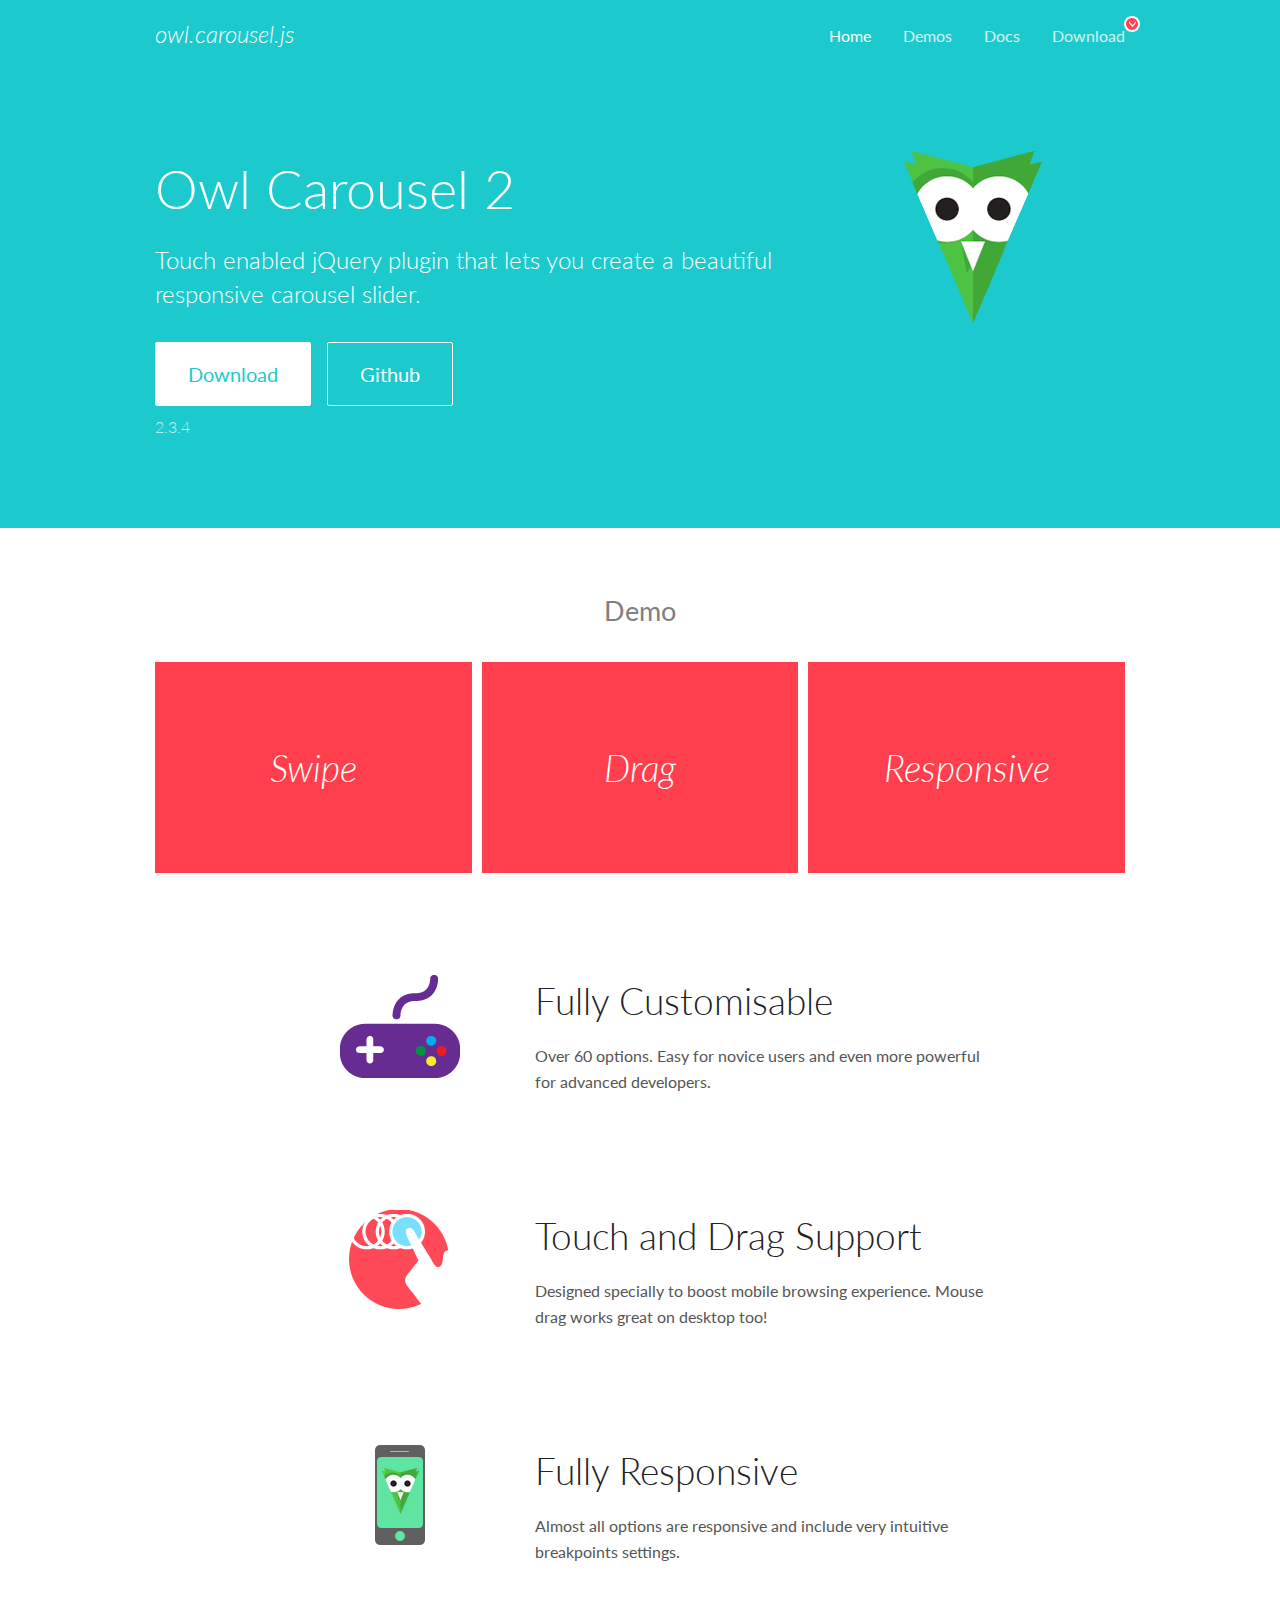
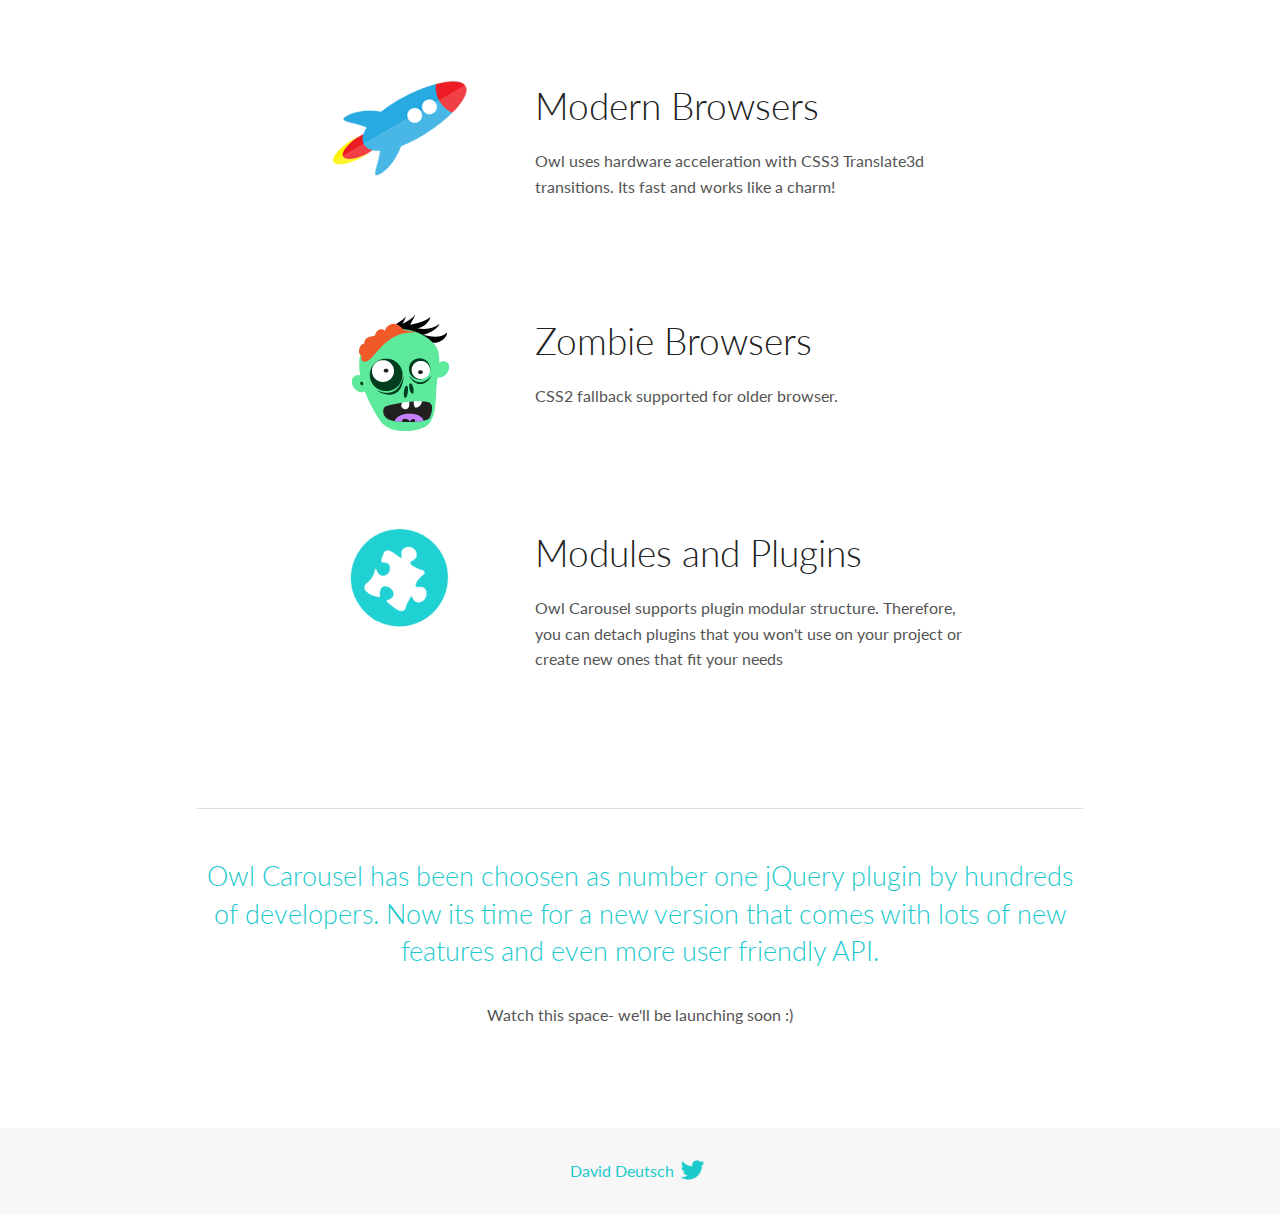
<file: asset/js/OwlCarousel2-2.3.4/OwlCarousel2-2.3.4/docs/index.html>
<!DOCTYPE html>
<html lang="en">
  <head>

    <!-- head -->
    <meta charset="utf-8">
    <meta name="msapplication-tap-highlight" content="no" />
    <meta name="viewport" content="width=device-width, initial-scale=1.0" />
    <meta name="description" content="Touch enabled jQuery plugin that lets you create beautiful responsive carousel slider.">
    <meta name="author" content="David Deutsch">
    <title>
      Home | Owl Carousel | 2.3.4
    </title>

    <!-- Stylesheets -->
    <link href='https://fonts.googleapis.com/css?family=Lato:300,400,700,400italic,300italic' rel='stylesheet' type='text/css'>
    <link rel="stylesheet" href="assets/css/docs.theme.min.css">

    <!-- Owl Stylesheets -->
    <link rel="stylesheet" href="assets/owlcarousel/assets/owl.carousel.min.css">
    <link rel="stylesheet" href="assets/owlcarousel/assets/owl.theme.default.min.css">

    <!-- HTML5 shim and Respond.js IE8 support of HTML5 elements and media queries -->

    <!--[if lt IE 9]>
      <script src="https://oss.maxcdn.com/libs/html5shiv/3.7.0/html5shiv.js"></script>
      <script src="https://oss.maxcdn.com/libs/respond.js/1.3.0/respond.min.js"></script>
    <![endif]-->

    <!-- Favicons -->
    <link rel="apple-touch-icon-precomposed" sizes="144x144" href="assets/ico/apple-touch-icon-144-precomposed.png">
    <link rel="shortcut icon" href="assets/ico/favicon.png">
    <link rel="shortcut icon" href="favicon.ico">

    <!-- Yeah i know js should not be in header. Its required for demos.-->

    <!-- javascript -->
    <script src="assets/vendors/jquery.min.js"></script>
    <script src="assets/owlcarousel/owl.carousel.js"></script>
  </head>
  <body>

    <!-- header -->
    <header class="header">
      <div class="row">
        <div class="large-12 columns">
          <div class="brand left">
            <h3>
              <a href="/OwlCarousel2/">owl.carousel.js</a> 
            </h3>
          </div>
          <a id="toggle-nav" class="right">
            <span></span> <span></span> <span></span> 
          </a> 
          <div class="nav-bar">
            <ul class="clearfix">
              <li class="active">
                <a href="/OwlCarousel2/index.html">Home</a> 
              </li>
              <li> <a href="/OwlCarousel2/demos/demos.html">Demos</a>  </li>
              <li> <a href="/OwlCarousel2/docs/started-welcome.html">Docs</a>  </li>
              <li>
                <a href="https://github.com/OwlCarousel2/OwlCarousel2/archive/2.3.4.zip">Download</a> 
                <span class="download"></span> 
              </li>
            </ul>
          </div>
        </div>
      </div>
    </header>

    <!-- home panel -->
    <section id="hero">
      <div class="row">
        <div class="large-8 medium-8 columns">
          <h1>Owl Carousel 2</h1>
          <h4>Touch enabled jQuery plugin that lets you create a beautiful responsive carousel slider.</h4>
          <a href="https://github.com/OwlCarousel2/OwlCarousel2/archive/2.3.4.zip" class="hero-button">Download</a> 
          <a href="https://github.com/OwlCarousel2/OwlCarousel2" class="hero-button outline">Github</a> 
          <p>2.3.4</p>
        </div>
        <div class="large-4 medium-4 columns">
          <img class="owl-logo" src="assets/img/owl-logo.png" alt="mr. Owl">
        </div>
      </div>
    </section>

    <!-- body -->
    <div class="home-demo">
      <div class="row">
        <div class="large-12 columns">
          <h3>Demo</h3>
          <div class="owl-carousel">
            <div class="item">
              <h2>Swipe</h2>
            </div>
            <div class="item">
              <h2>Drag</h2>
            </div>
            <div class="item">
              <h2>Responsive</h2>
            </div>
            <div class="item">
              <h2>CSS3</h2>
            </div>
            <div class="item">
              <h2>Fast</h2>
            </div>
            <div class="item">
              <h2>Easy</h2>
            </div>
            <div class="item">
              <h2>Free</h2>
            </div>
            <div class="item">
              <h2>Upgradable</h2>
            </div>
            <div class="item">
              <h2>Tons of options</h2>
            </div>
            <div class="item">
              <h2>Infinity</h2>
            </div>
            <div class="item">
              <h2>Auto Width</h2>
            </div>
          </div>
        </div>
      </div>
    </div>
    <script>
      var owl = $('.owl-carousel');
      owl.owlCarousel({
        margin: 10,
        loop: true,
        responsive: {
          0: {
            items: 1
          },
          600: {
            items: 2
          },
          1000: {
            items: 3
          }
        }
      })
    </script>

    <!-- features -->
    <div id="features">
      <div class="row">
        <div class="small-12 medium-9 small-centered columns">
          <section class="row feature">
            <div class="medium-4 small-12 columns">
              <img src="assets/img/feature-options.png" alt="">
            </div>
            <div class="medium-8 small-12 columns">
              <h2>Fully Customisable</h2>
              <p>Over 60 options. Easy for novice users and even more powerful for advanced developers.</p>
            </div>
          </section>
          <section class="row feature">
            <div class="medium-4 small-12 columns">
              <img src="assets/img/feature-drag.png" alt="">
            </div>
            <div class="medium-8 small-12 columns">
              <h2>Touch and Drag Support</h2>
              <p>Designed specially to boost mobile browsing experience. Mouse drag works great on desktop too!</p>
            </div>
          </section>
          <section class="row feature">
            <div class="medium-4 small-12 columns">
              <img src="assets/img/feature-responsive.png" alt="">
            </div>
            <div class="medium-8 small-12 columns">
              <h2>Fully Responsive</h2>
              <p>Almost all options are responsive and include very intuitive breakpoints settings.</p>
            </div>
          </section>
          <section class="row feature">
            <div class="medium-4 small-12 columns">
              <img src="assets/img/feature-modern.png" alt="">
            </div>
            <div class="medium-8 small-12 columns">
              <h2>Modern Browsers</h2>
              <p>Owl uses hardware acceleration with CSS3 Translate3d transitions. Its fast and works like a charm! </p>
            </div>
          </section>
          <section class="row feature">
            <div class="medium-4 small-12 columns">
              <img src="assets/img/feature-zombie.png" alt="">
            </div>
            <div class="medium-8 small-12 columns">
              <h2>Zombie Browsers</h2>
              <p>CSS2 fallback supported for older browser.</p>
            </div>
          </section>
          <section class="row feature">
            <div class="medium-4 small-12 columns">
              <img src="assets/img/feature-module.png" alt="">
            </div>
            <div class="medium-8 small-12 columns">
              <h2>Modules and Plugins</h2>
              <p>Owl Carousel supports plugin modular structure. Therefore, you can detach plugins that you won&#x27;t use on your project or create new ones that fit your needs</p>
            </div>
          </section>
        </div>
      </div>
    </div>

    <!-- footer -->
    <section id="teaser-text">
      <div class="row">
        <div class="small-12 medium-11 small-centered columns">
          <hr>
          <h3 id="owl-carousel-has-been-choosen-as-number-one-jquery-plugin-by-hundreds-of-developers-now-its-time-for-a-new-version-that-comes-with-lots-of-new-features-and-even-more-user-friendly-api-">Owl Carousel has been choosen as number one jQuery plugin by hundreds of developers. Now its time for a new version that comes with lots of new features and even more user friendly API.</h3>
          <p>Watch this space- we&#39;ll be launching soon :)</p>
        </div>
      </div>
    </section>

    <!-- footer -->
    <footer class="footer">
      <div class="row">
        <div class="large-12 columns">
          <h5>
            <a href="/OwlCarousel2/docs/support-contact.html">David Deutsch</a> 
            <a id="custom-tweet-button" href="https://twitter.com/share?url=https://github.com/OwlCarousel2/OwlCarousel2&text=Owl Carousel - This is so awesome! " target="_blank"></a> 
          </h5>
        </div>
      </div>
    </footer>

    <!-- vendors -->
    <script src="assets/vendors/highlight.js"></script>
    <script src="assets/js/app.js"></script>
  </body>
</html>
</file>
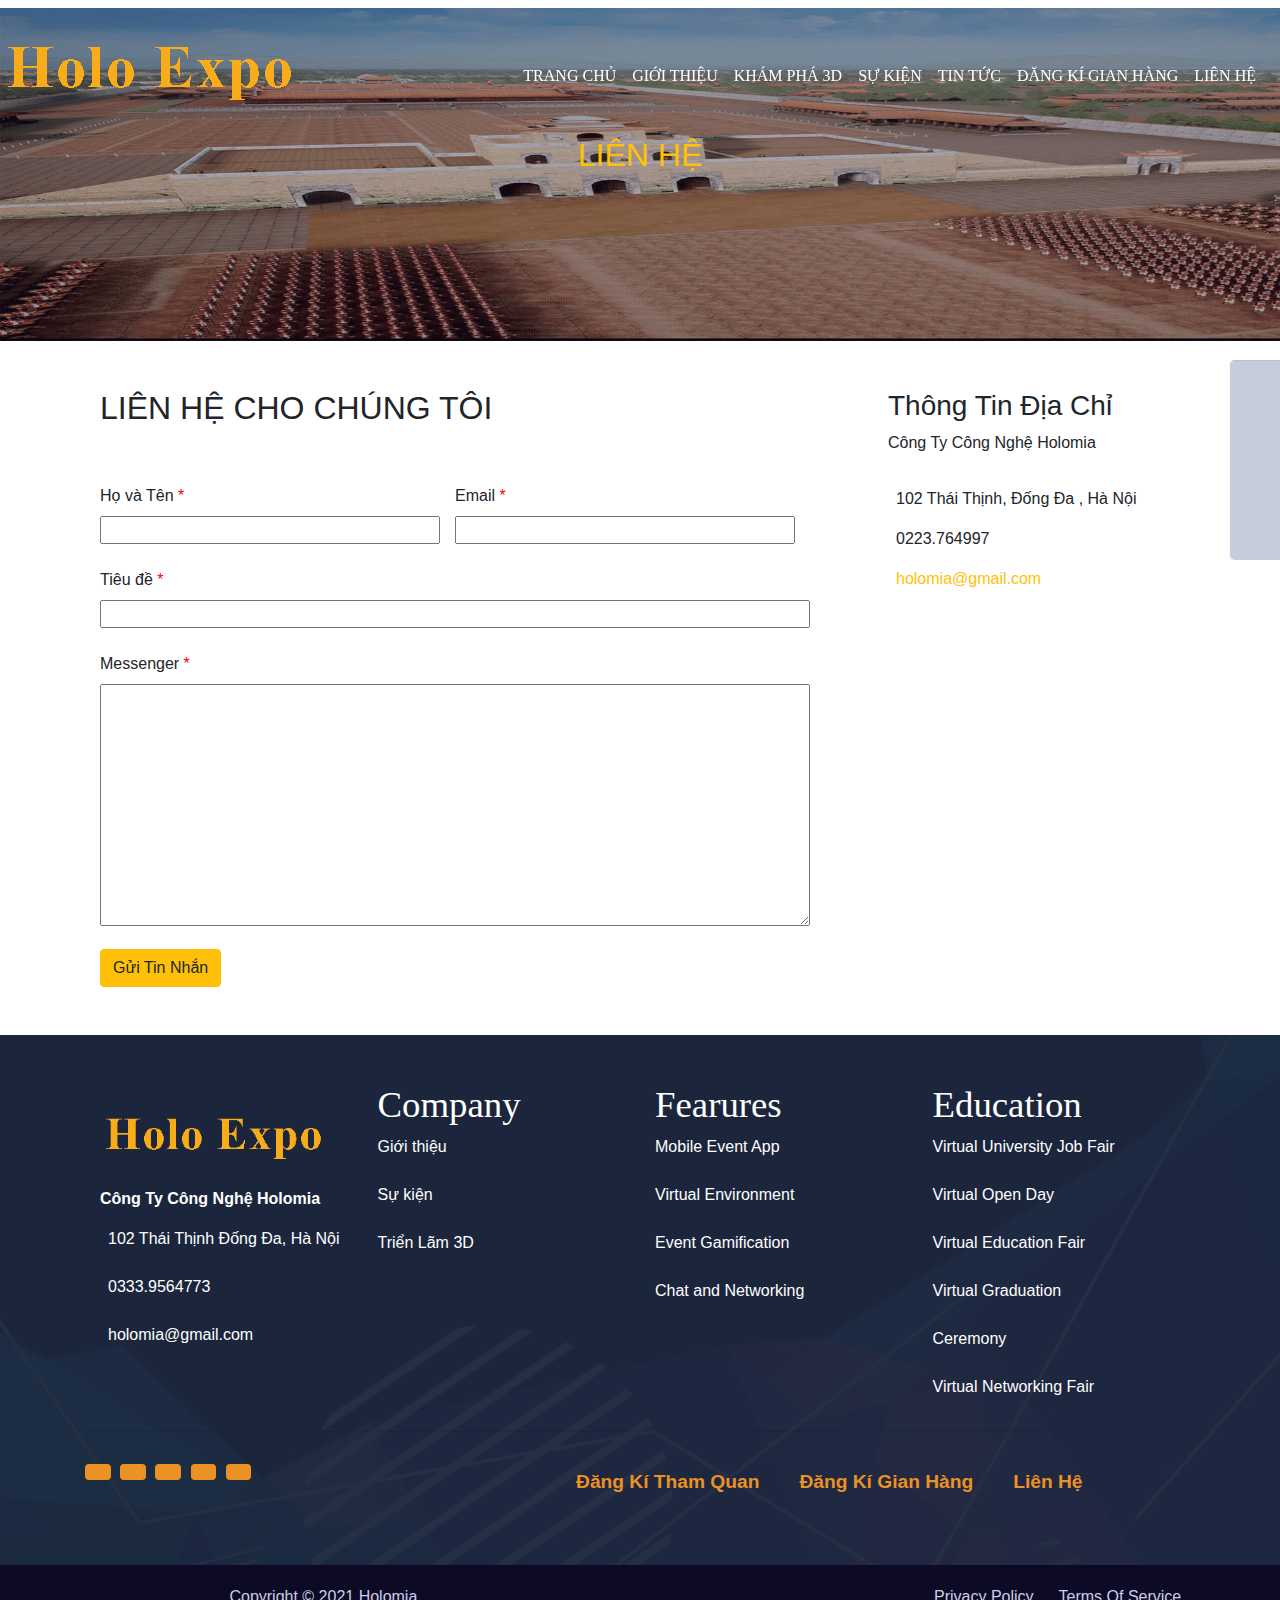
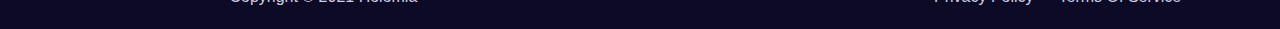
<file: page/contact.html>
<!doctype html>
<html lang="en">
  <head>
    <title>Contact </title>
    <!-- Required meta tags -->
    <meta charset="utf-8">
    <meta name="viewport" content="width=device-width, initial-scale=1, shrink-to-fit=no">
    <link rel="stylesheet" href="https://pro.fontawesome.com/releases/v5.10.0/css/all.css" integrity="sha384-AYmEC3Yw5cVb3ZcuHtOA93w35dYTsvhLPVnYs9eStHfGJvOvKxVfELGroGkvsg+p" crossorigin="anonymous"/>
    <link rel="stylesheet" href="../asset/css/page/contact.css">

    <!-- Bootstrap CSS -->
    <link rel="stylesheet" href="https://stackpath.bootstrapcdn.com/bootstrap/4.3.1/css/bootstrap.min.css" integrity="sha384-ggOyR0iXCbMQv3Xipma34MD+dH/1fQ784/j6cY/iJTQUOhcWr7x9JvoRxT2MZw1T" crossorigin="anonymous">
  </head>
  <body>

    <header id="header w-100" class="header navbar-fixed-top scrolled" style="position: absolute; width: 100%;">
        <div class="inner-header inner-header-position  inner-header-position-fixed FadeInDown ">
            <div class="row header-logo" >
                <div class="logo">
                    <!-- <a href="" class="logo-link"> -->
                        <img src="../asset/img/HolomiaExpo.png"  class="img-fluid logo-page  " alt="Logo Holomia">
                    <!-- </a> -->
                </div>
                <div class="menu-main ">
                    <nav class="navbar navbar-expand-lg justify-content-end navbar-fixed-top scrolled">
                        <!-- Toggler/collapsibe Button -->
                        <button class="navbar-toggler" type="button" data-toggle="collapse" data-target="#collapsibleNavbar">
                            <i class="fas fa-bars"></i>
                        </button>
                    
                        <!-- Navbar links -->
                        <div class="collapse navbar-collapse justify-content-center" id="collapsibleNavbar">
                        <ul class="navbar-nav">
                            <li class="nav-item">
                                <a class="nav-link" href="../index.html">TRANG CHỦ</a>
                            </li>
                            <li class="nav-item">
                                <a class="nav-link" href="#">Giới thiệu</a>
                                <ul class="menu-sub">
                                    <li class="item-sub">
                                        <a href="../page/gioithieu.html" class="sub-link">Thông Tin Chung</a>
                                    </li>
                                
                                    <li class="item-sub">
                                        <a href="../page/sample.html" class="sub-link">Danh sách Gian Hàng</a>
                                    </li>
                                
                                    <li class="item-sub">
                                        <a href="../page/dangki.html" class="sub-link">Đăng Kí Tham Quan</a>
                                    </li>
                                </ul>
                            </li>
                            <li class="nav-item">
                                <a class="nav-link" href="../page/khampha.html">Khám Phá 3D</a>
                            </li>
                            <li class="nav-item">
                                <a class="nav-link" href="../page/sukien.html">Sự Kiện</a>
                            </li>
                            <li class="nav-item">
                                <a class="nav-link" href="../page/tintuc.html">Tin Tức</a>
                            </li>
                            <li class="nav-item">
                                <a class="nav-link" href="../page/dkSample.html">Đăng kí Gian hàng</a>
                            </li>
                            <li class="nav-item link-contact-none">
                                <a class="nav-link" href="../page/contact.html">Liên hệ</a>
                            </li>
                        </ul>
                        </div>
                    </nav>
                </div>
            </div>
        </div>
    </header>
    <!-- background -->
    <div class="background w-100 pt-2">
        <div class="container-fluid">
            <div class="back-img w-100">
                <img src="../asset/img/bia9.png" class="img-fluid w-100 " alt="">
                <div class="background-title">
                    <h2 class="text-center text-warning text-title">liên hệ </h2>
                </div>
            </div>
        </div>
    </div>


  <!-- Liên hệ  -->
  <div class="section2 pt-5">
    <div class="banner2">
      <div class="container">
        <div class="row">
          <div class="col-md-8 col-left">
            <div class="form-messenger">
              <h2 class="title-contact">Liên Hệ cho chúng tôi</h2>
              <div class="row pt-5">
                <div class="col-md-6 sec2-col">
                  <label for="">Họ và Tên <span class="check">*</span></label>
                  <input class="d-block w-100" type="text" />
                </div>
                <div class="col-md-6 sec2-col">
                  <label for="">Email <span class="check">*</span></label>
                  <input class="d-block w-100" type="email" />
                </div>
              </div>
              <div class="row pt-4">
                <label for=""> Tiêu đề <span class="check">*</span></label>
                <input class="d-block w-100" class="d-block" type="text" />
              </div>
              <div class="massenger pt-4">
                <label for=""> Messenger <span class="check">*</span></label>
                <textarea id="message-box" cols="30" rows="10" class="w-100 " ></textarea>
            </div>
            </div>
            <div class="submit pt-3">
              <button class="btn btn-warning">Gửi Tin Nhắn</button>
            </div>
          </div>
          <div class="col-md-4 col-right">
            <div class="thongtin pl-5">
              <h3>Thông Tin Địa Chỉ</h3>
              <div class="">
                <p>Công Ty Công Nghệ Holomia</p>
                <span class="d-block pt-3"> <i class="fas fa-map-marker-alt pr-2"></i>102 Thái Thịnh, Đống Đa , Hà Nội</span>
                <span class="d-block pt-3"><i class="fas fa-phone-alt pr-2"></i>  0223.764997</span>
                <span class="d-block pt-3"><i class="fas fa-envelope pr-2"></i> <span class="text-warning">holomia@gmail.com</span></span>
              </div>
            </div>
          </div>
        </div>
      </div>
    </div>
      <!-- quay lai dau trang -->
      <div id="quaylai" class="back-to-top"><i class="fas fa-chevron-up"></i></div>
  </div>




  <!-- footer -->
  <div class="footer-company mt-5 ">
    <div class="footer-background">
        <div class="container">
            <div class="">
                <div class="row">
                    <div class="col-md-3">
                        <div class="item-footer">
                            <img src="../asset/img/HolomiaExpo.png" class="img-fluid" style=" width: 90%;" alt="">
                            <p class="text-white"><strong>Công Ty Công Nghệ Holomia</strong></p>
                            <p class="mt-2"><i class="fas fa-map-marker-alt pr-2 text-warning"></i>  102 Thái Thịnh Đống Đa, Hà Nội</p>
                            <p class="mt-4"><i class="fas fa-phone-alt pr-2 text-warning"></i>  0333.9564773</p>
                            <p class="mt-4"><i class="fas fa-envelope pr-2 text-warning"></i> holomia@gmail.com</p>
                        </div>
                    </div>
                    <div class="col-md-3">
                        <div class="item-footer">
                          <h3 class="title-footer">Company</h3>
                            <p class="mt-2">Giới thiệu</p>
                            <p class="mt-4">Sự kiện</p>
                            <p class="mt-4">Triển Lãm 3D</p>
                        </div>
                    </div>
                    <div class="col-md-3">
                        <div class="item-footer">
                          <h3 class="title-footer">Fearures</h3>
                            <p class="mt-2">Mobile Event App</p>
                            <p class="mt-4">Virtual Environment</p>
                            <p class="mt-4">Event Gamification</p>
                            <p class="mt-4">Chat and Networking</p>
                        </div>
                    </div>
                    <div class="col-md-3">
                        <div class="item-footer">
                          <h3 class="title-footer">Education</h3>
                            <p class="mt-2">Virtual University Job Fair</p>
                            <p class="mt-4">Virtual Open Day</p>
                            <p class="mt-4">Virtual Education Fair</p>
                            <p class="mt-4">Virtual Graduation</p>
                            <p class="mt-4">Ceremony</p>
                            <p class="mt-4">Virtual Networking Fair</p>
                        </div>
                    </div>
                </div>
               <hr>
               <div class="row">
                   <div class="icon-footer">
                    <div class="icon">
                        <ul class="infor-icon">
                            <li class="infor-icon-item">
                                <a href="#" class="infor-icon-link"><i class="fab fa-facebook-f"></i></a>
                            </li>
                            <li class="infor-icon-item ">
                                <a href="#" class="infor-icon-link"><i class="fab fa-twitter"></i></a>
                            </li>
                            <li class="infor-icon-item ">
                                <a href="#" class="infor-icon-link"><i class="fab fa-google"></i></a>
                            </li>
                            <li class="infor-icon-item ">
                                <a href="#" class="infor-icon-link"><i class="fab fa-pinterest"></i></a>
                            </li>
                            <li class="infor-icon-item ">
                                <a href="#" class="infor-icon-link"><i class="fab fa-instagram"></i></a>
                            </li>
                        </ul>
                    </div>
                   </div>
                   <div class="contact-footer">
                        <ul class="list-contact justify-content-end">
                            <li class="contact-item">
                                <a href="../page/dangki.html" class="contact-link">Đăng Kí Tham Quan</a>
                            </li>
                            <li  class="contact-item">
                                <a href="../page/dkSample.html" class="contact-link">Đăng Kí Gian Hàng</a>
                            </li>
                            <li  class="contact-item ">
                                <a href="../page/contact.html" class="contact-link ">Liên Hệ</a>
                            </li>
                        </ul>
                   </div>
               </div>
            </div>
        </div>
    </div>
</div>
<div class="footer-end ">
    <div class="row">
        <div class="coryright ">
            <div class="copyright-sec "><span class="justify-content-center coryright-content text-gray">Copyright © 2021 Holomia</span></div>
        </div>
        <div class="privacy justify-content-end">
            <ul class="links-privacy">
                <li class="item-privacy text-gray"><a href="privacy-policy/index.html">Privacy Policy</a></li>
                <li  class="item-privacy text-gray"><a href="terms-of-service/index.html">Terms Of Service</a></li>
            </ul>
        </div>
    </div>
</div>
<!-- menu- sibar  -->
<div class="menu-sibar">
    <ul class="nav-fixed-ul">
        <li class="item-sibar">
            <a href="../page/tintuc.html" class="link-sibar">
                <i class="fas fa-globe-africa"></i>
            </a>
            <span class="title-sibar">Tin Tức</span>
        </li>
        <li class="item-sibar">
            <a href="../page/sample.html" class="link-sibar">
                <i class="fas fa-store"></i>
            </a>
            <span class="title-sibar">Gian Hàng Triển Lãm</span>
        </li>
        <li class="item-sibar">
            <a href="../page/khampha.html" class="link-sibar">
                <i class="fas fa-vr-cardboard"></i>
            </a>
           <span class="title-sibar">Khám Phá 3D</span>
        </li>
        <li class="item-sibar">
            <a href="../page/contact.html" class="link-sibar">
                <i class="fas fa-comment"></i>
            </a>
            <span class="title-sibar">Liên Hệ</span>
        </li>
    </ul>
</div>
    <!-- Optional JavaScript -->
    <!-- jQuery first, then Popper.js, then Bootstrap JS -->
    <script src="https://code.jquery.com/jquery-3.3.1.slim.min.js" integrity="sha384-q8i/X+965DzO0rT7abK41JStQIAqVgRVzpbzo5smXKp4YfRvH+8abtTE1Pi6jizo" crossorigin="anonymous"></script>
    <script src="https://cdnjs.cloudflare.com/ajax/libs/popper.js/1.14.7/umd/popper.min.js" integrity="sha384-UO2eT0CpHqdSJQ6hJty5KVphtPhzWj9WO1clHTMGa3JDZwrnQq4sF86dIHNDz0W1" crossorigin="anonymous"></script>
    <script src="https://stackpath.bootstrapcdn.com/bootstrap/4.3.1/js/bootstrap.min.js" integrity="sha384-JjSmVgyd0p3pXB1rRibZUAYoIIy6OrQ6VrjIEaFf/nJGzIxFDsf4x0xIM+B07jRM" crossorigin="anonymous"></script>
    <script src="../asset/js/main.js"></script>
  </body>
</html>
</file>
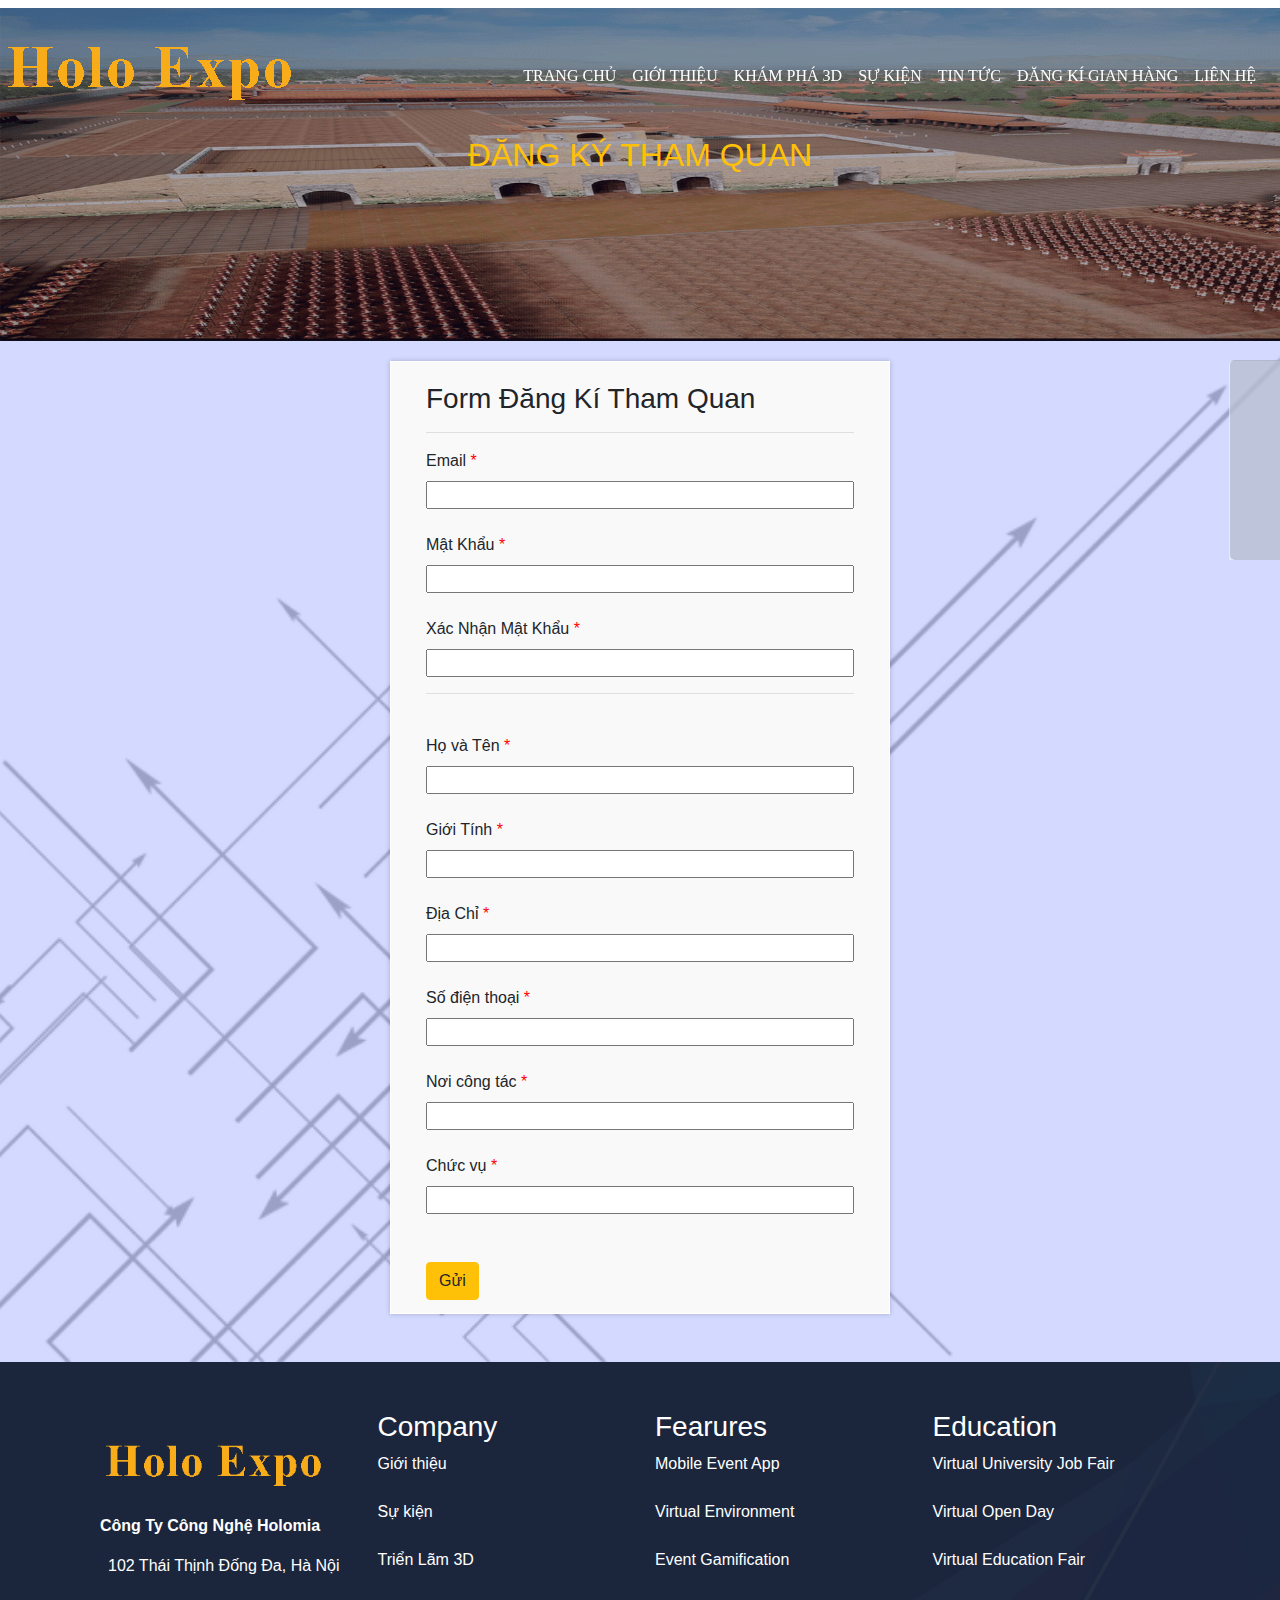
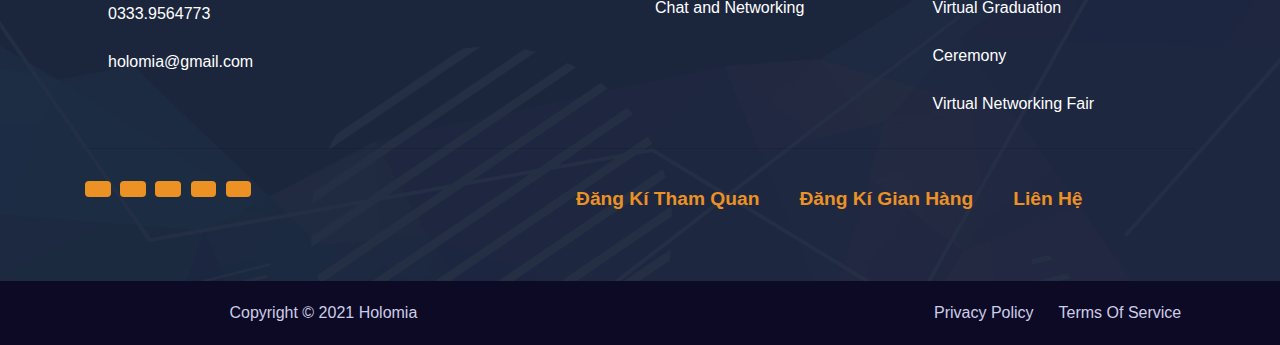
<file: page/dangki.html>
<!doctype html>
<html lang="en">
  <head>
    <title>Đăng Kí Tham Quan</title>
    <!-- Required meta tags -->
    <meta charset="utf-8">
    <meta name="viewport" content="width=device-width, initial-scale=1, shrink-to-fit=no">
    <link rel="stylesheet" href="https://pro.fontawesome.com/releases/v5.10.0/css/all.css" integrity="sha384-AYmEC3Yw5cVb3ZcuHtOA93w35dYTsvhLPVnYs9eStHfGJvOvKxVfELGroGkvsg+p" crossorigin="anonymous"/>
    <link rel="stylesheet" href="../asset/css/page/dangki.css">
    <!-- Bootstrap CSS -->
    <link rel="stylesheet" href="https://stackpath.bootstrapcdn.com/bootstrap/4.3.1/css/bootstrap.min.css" integrity="sha384-ggOyR0iXCbMQv3Xipma34MD+dH/1fQ784/j6cY/iJTQUOhcWr7x9JvoRxT2MZw1T" crossorigin="anonymous">
  </head>
  <body>

    <header id="header w-100" class="header navbar-fixed-top scrolled" style="position: absolute; width: 100%;">
        <div class="inner-header inner-header-position  inner-header-position-fixed FadeInDown ">
            <div class="row header-logo" >
                <div class="logo">
                    <!-- <a href="" class="logo-link"> -->
                        <img src="../asset/img/HolomiaExpo.png"  class="img-fluid logo-page  " alt="Logo Holomia">
                    <!-- </a> -->
                </div>
                <div class="menu-main ">
                    <nav class="navbar navbar-expand-lg justify-content-end navbar-fixed-top scrolled">
                        <!-- Toggler/collapsibe Button -->
                        <button class="navbar-toggler" type="button" data-toggle="collapse" data-target="#collapsibleNavbar">
                            <i class="fas fa-bars"></i>
                        </button>
                    
                        <!-- Navbar links -->
                        <div class="collapse navbar-collapse justify-content-center" id="collapsibleNavbar">
                        <ul class="navbar-nav">
                            <li class="nav-item">
                                <a class="nav-link" href="../index.html">TRANG CHỦ</a>
                            </li>
                            <li class="nav-item">
                                <a class="nav-link" href="#">Giới thiệu</a>
                                <ul class="menu-sub">
                                    <li class="item-sub">
                                        <a href="../page/gioithieu.html" class="sub-link">Thông Tin Chung</a>
                                    </li>
                                
                                    <li class="item-sub">
                                        <a href="../page/sample.html" class="sub-link">Danh sách Gian Hàng</a>
                                    </li>
                                
                                    <li class="item-sub">
                                        <a href="../page/dangki.html" class="sub-link">Đăng Kí Tham Quan</a>
                                    </li>
                                </ul>
                            </li>
                            <li class="nav-item">
                                <a class="nav-link" href="../page/khampha.html">Khám Phá 3D</a>
                            </li>
                            <li class="nav-item">
                                <a class="nav-link" href="../page/sukien.html">Sự Kiện</a>
                            </li>
                            <li class="nav-item">
                                <a class="nav-link" href="../page/tintuc.html">Tin Tức</a>
                            </li>
                            <li class="nav-item">
                                <a class="nav-link" href="../page/dkSample.html">Đăng kí Gian hàng</a>
                            </li>
                            <li class="nav-item link-contact-none">
                                <a class="nav-link" href="../page/contact.html">Liên hệ</a>
                            </li>
                        </ul>
                        </div>
                    </nav>
                </div>
            </div>
        </div>
    </header>
    <!-- background -->
    <div class="background w-100 pt-2">
        <div class="container-fluid">
            <div class="back-img w-100">
                <img src="../asset/img/bia9.png" class="img-fluid w-100 " alt="">
                <div class="background-title">
                    <h2 class="text-center text-warning text-title">ĐĂNG KÝ tham quan </h2>
                </div>
            </div>
        </div>
    </div>

    <!-- Form Đăng kí tham quan -->
    <div class="section2">
        <div class="banner2">
            <div class="container">
                <div class="row">
                    <div class="form-dangki">
                        <h3>Form Đăng Kí Tham Quan</h3>
                        <hr>
                        <div class="form-gmail">
                            <div class="form-item">
                                <label for="">Email <span class="check">*</span> </label>
                                <input class="d-block w-100" type="email" />
                            </div>
                            <div class="form-item pt-4">
                                <label for="">Mật Khẩu <span class="check">*</span> </label>
                                <input class="d-block w-100" type="password" />
                            </div>
                            <div class="form-item pt-4">
                                <label for="">Xác Nhận Mật Khẩu <span class="check">*</span> </label>
                                <input class="d-block w-100" type="password" />
                            </div>
                        </div>
                        <hr>
                        <div class="form-thongtin">
                            <div class="form-item pt-4">
                                <label for="">Họ và Tên <span class="check">*</span> </label>
                                <input class="d-block w-100" type="text" />
                            </div>
                            <div class="form-item pt-4">
                                <label for="">Giới Tính <span class="check">*</span> </label>
                                <input class="d-block w-100" type="text" />
                            </div>
                            <div class="form-item pt-4">
                                <label for="">Địa Chỉ <span class="check">*</span> </label>
                                <input class="d-block w-100" type="text" />
                            </div>
                            <div class="form-item pt-4">
                                <label for="">Số điện thoại <span class="check">*</span> </label>
                                <input class="d-block w-100" type="text" />
                            </div>
                            <div class="form-item pt-4">
                                <label for="">Nơi công tác <span class="check">*</span> </label>
                                <input class="d-block w-100" type="text" />
                            </div>
                            <div class="form-item pt-4">
                                <label for="">Chức vụ <span class="check">*</span> </label>
                                <input class="d-block w-100" type="text" />
                            </div>
                        </div>
                        <div class="form-gui pt-5">
                            <button class="btn btn-warning"> Gửi </button>
                        </div>
                    </div>
                </div>
            </div>
            
        </div>
          <!-- quay lai dau trang -->
          <div id="quaylai" class="back-to-top"><i class="fas fa-chevron-up"></i></div>
    </div>



    <!-- footer -->
    <div class="footer-company  ">
        <div class="footer-background">
            <div class="container">
                <div class="">
                    <div class="row">
                        <div class="col-md-3">
                            <div class="item-footer">
                                <img src="../asset/img/HolomiaExpo.png" style=" width: 90%;" alt="">
                                <p class="text-white"><strong>Công Ty Công Nghệ Holomia</strong></p>
                                <p class="mt-2"><i class="fas fa-map-marker-alt pr-2 text-warning"></i>  102 Thái Thịnh Đống Đa, Hà Nội</p>
                                <p class="mt-4"><i class="fas fa-phone-alt pr-2 text-warning"></i>  0333.9564773</p>
                                <p class="mt-4"><i class="fas fa-envelope pr-2 text-warning"></i> holomia@gmail.com</p>
                            </div>
                        </div>
                        <div class="col-md-3">
                            <div class="item-footer">
                              <h3>Company</h3>
                                <p class="mt-2">Giới thiệu</p>
                                <p class="mt-4">Sự kiện</p>
                                <p class="mt-4">Triển Lãm 3D</p>
                            </div>
                        </div>
                        <div class="col-md-3">
                            <div class="item-footer">
                              <h3>Fearures</h3>
                                <p class="mt-2">Mobile Event App</p>
                                <p class="mt-4">Virtual Environment</p>
                                <p class="mt-4">Event Gamification</p>
                                <p class="mt-4">Chat and Networking</p>
                            </div>
                        </div>
                        <div class="col-md-3">
                            <div class="item-footer">
                              <h3>Education</h3>
                                <p class="mt-2">Virtual University Job Fair</p>
                                <p class="mt-4">Virtual Open Day</p>
                                <p class="mt-4">Virtual Education Fair</p>
                                <p class="mt-4">Virtual Graduation</p>
                                <p class="mt-4">Ceremony</p>
                                <p class="mt-4">Virtual Networking Fair</p>
                            </div>
                        </div>
                    </div>
                   <hr>
                   <div class="row">
                       <div class="icon-footer">
                        <div class="icon">
                            <ul class="infor-icon">
                                <li class="infor-icon-item">
                                    <a href="#" class="infor-icon-link"><i class="fab fa-facebook-f"></i></a>
                                </li>
                                <li class="infor-icon-item ">
                                    <a href="#" class="infor-icon-link"><i class="fab fa-twitter"></i></a>
                                </li>
                                <li class="infor-icon-item ">
                                    <a href="#" class="infor-icon-link"><i class="fab fa-google"></i></a>
                                </li>
                                <li class="infor-icon-item ">
                                    <a href="#" class="infor-icon-link"><i class="fab fa-pinterest"></i></a>
                                </li>
                                <li class="infor-icon-item ">
                                    <a href="#" class="infor-icon-link"><i class="fab fa-instagram"></i></a>
                                </li>
                            </ul>
                        </div>
                       </div>
                       <div class="contact-footer">
                            <ul class="list-contact justify-content-end">
                                <li class="contact-item">
                                    <a href="../page/dangki.html" class="contact-link">Đăng Kí Tham Quan</a>
                                </li>
                                <li  class="contact-item">
                                    <a href="../page/dkSample.html" class="contact-link">Đăng Kí Gian Hàng</a>
                                </li>
                                <li  class="contact-item">
                                    <a href="../page/contact.html" class="contact-link">Liên Hệ</a>
                                </li>
                            </ul>
                       </div>
                   </div>
                </div>
            </div>
        </div>
        
        
    </div>
    <div class="footer-end ">
        <div class="row">
            <div class="coryright ">
                <div class="copyright-sec "><span class="justify-content-center coryright-content text-gray">Copyright © 2021 Holomia</span></div>
            </div>
            <div class="privacy justify-content-end">
                <ul class="links-privacy">
                    <li class="item-privacy text-gray"><a href="privacy-policy/index.html">Privacy Policy</a></li>
                    <li  class="item-privacy text-gray"><a href="terms-of-service/index.html">Terms Of Service</a></li>
                </ul>
            </div>
        </div>
    </div>
      
    <!-- menu- sibar  -->
    <div class="menu-sibar">
        <ul class="nav-fixed-ul">
            <li class="item-sibar">
                <a href="../page/tintuc.html" class="link-sibar">
                    <i class="fas fa-globe-africa"></i>
                </a>
                <span class="title-sibar">Tin Tức</span>
            </li>
            <li class="item-sibar">
                <a href="../page/sample.html" class="link-sibar">
                    <i class="fas fa-store"></i>
                </a>
                <span class="title-sibar">Gian Hàng Triển Lãm</span>
            </li>
            <li class="item-sibar">
                <a href="../page/khampha.html" class="link-sibar">
                    <i class="fas fa-vr-cardboard"></i>
                </a>
            <span class="title-sibar">Khám Phá 3D</span>
            </li>
            <li class="item-sibar">
                <a href="../page/contact.html" class="link-sibar">
                    <i class="fas fa-comment"></i>
                </a>
                <span class="title-sibar">Liên Hệ</span>
            </li>
        </ul>
    </div>
    <!-- Optional JavaScript -->
    <!-- jQuery first, then Popper.js, then Bootstrap JS -->
    <script src="https://code.jquery.com/jquery-3.3.1.slim.min.js" integrity="sha384-q8i/X+965DzO0rT7abK41JStQIAqVgRVzpbzo5smXKp4YfRvH+8abtTE1Pi6jizo" crossorigin="anonymous"></script>
    <script src="https://cdnjs.cloudflare.com/ajax/libs/popper.js/1.14.7/umd/popper.min.js" integrity="sha384-UO2eT0CpHqdSJQ6hJty5KVphtPhzWj9WO1clHTMGa3JDZwrnQq4sF86dIHNDz0W1" crossorigin="anonymous"></script>
    <script src="https://stackpath.bootstrapcdn.com/bootstrap/4.3.1/js/bootstrap.min.js" integrity="sha384-JjSmVgyd0p3pXB1rRibZUAYoIIy6OrQ6VrjIEaFf/nJGzIxFDsf4x0xIM+B07jRM" crossorigin="anonymous"></script>
  
    <script src="../asset/js/main.js"></script>

</body>
</html>
</file>
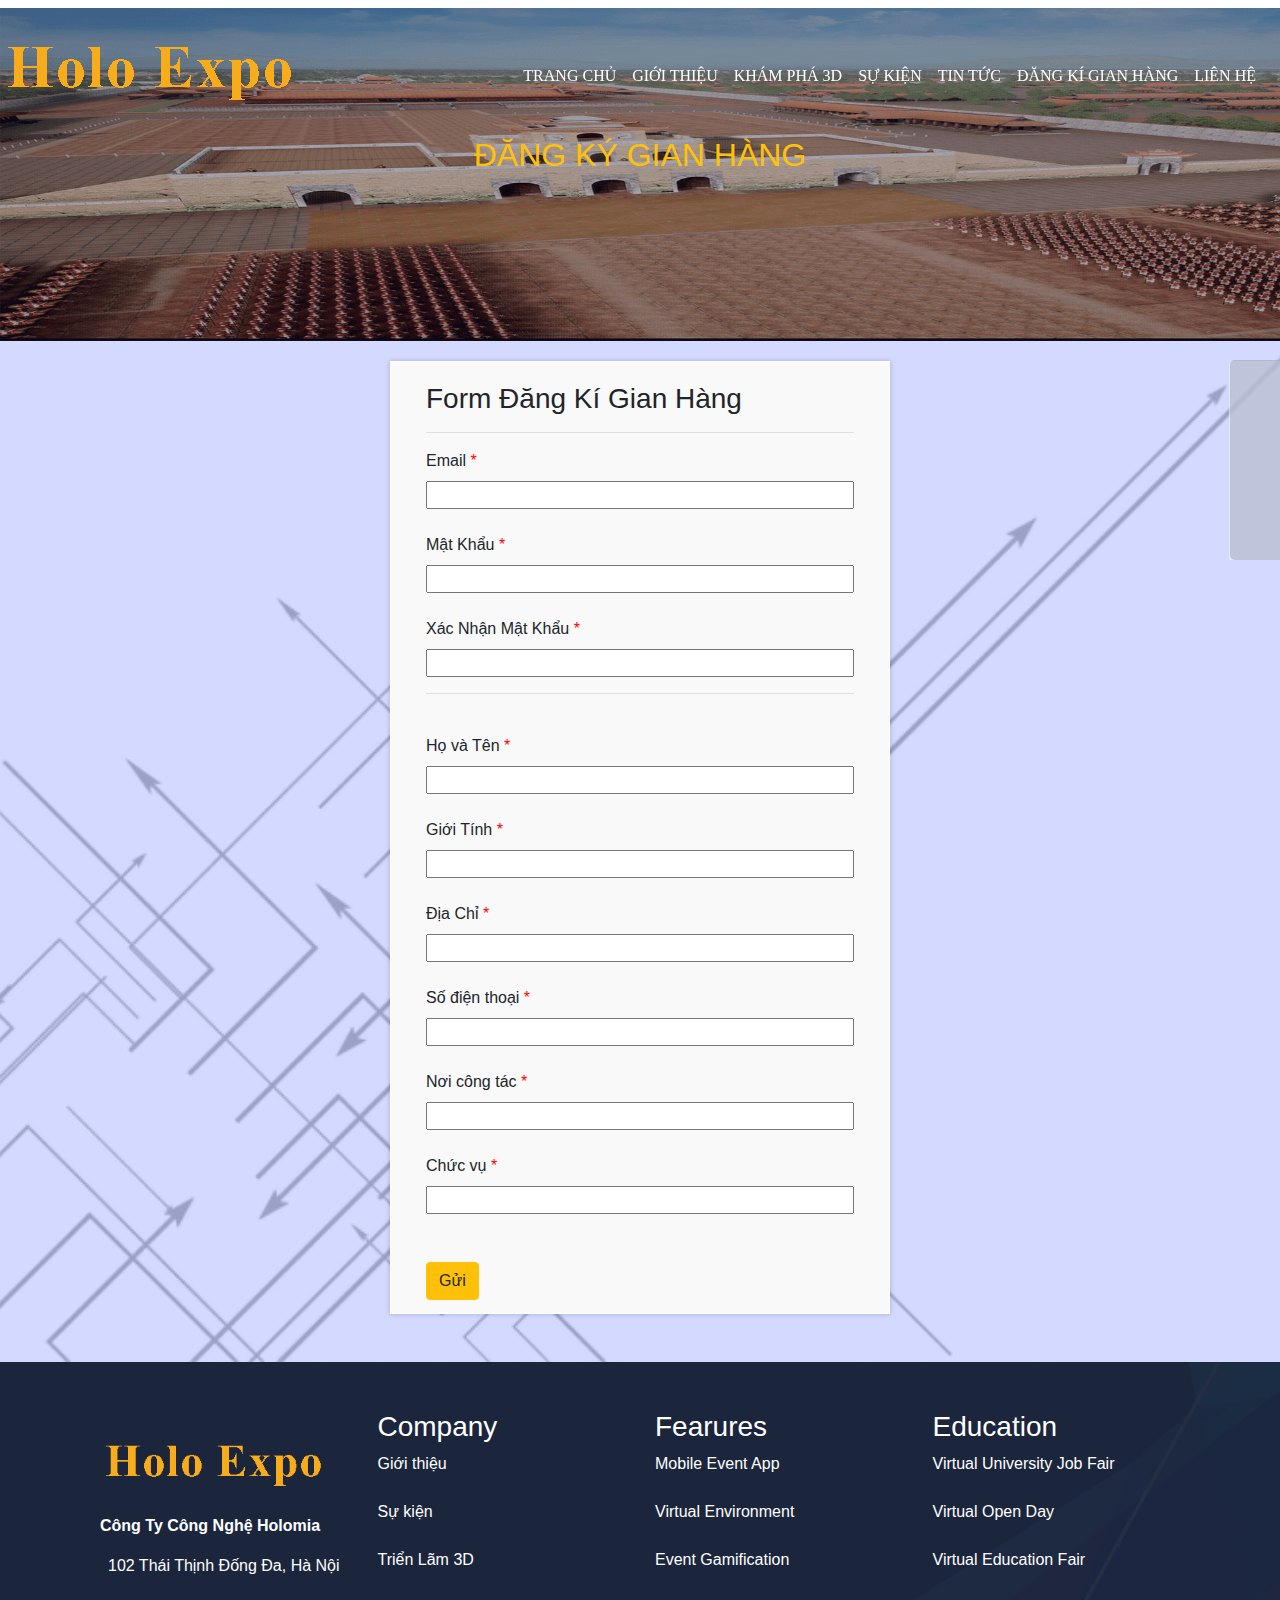
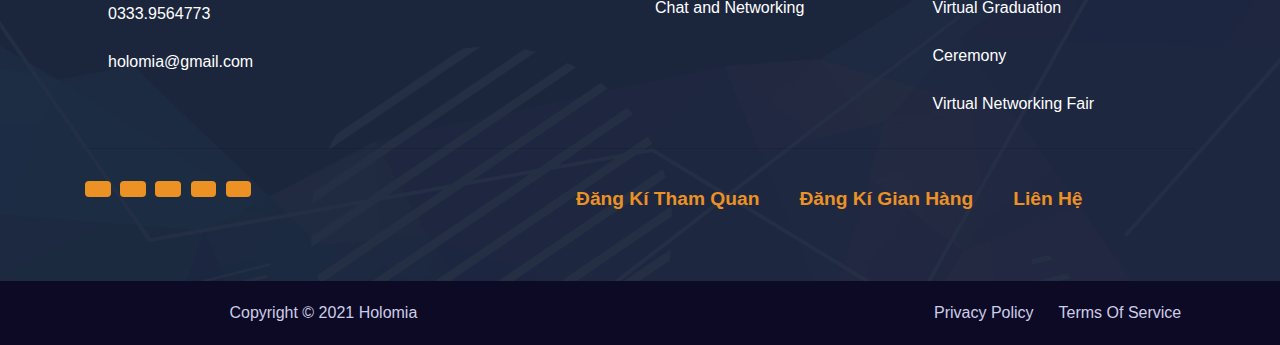
<file: page/dkSample.html>
<!doctype html>
<html lang="en">
  <head>
    <title>Đăng Kí Sample</title>
    <!-- Required meta tags -->
    <meta charset="utf-8">
    <meta name="viewport" content="width=device-width, initial-scale=1, shrink-to-fit=no">
    <link rel="stylesheet" href="https://pro.fontawesome.com/releases/v5.10.0/css/all.css" integrity="sha384-AYmEC3Yw5cVb3ZcuHtOA93w35dYTsvhLPVnYs9eStHfGJvOvKxVfELGroGkvsg+p" crossorigin="anonymous"/>
    <link rel="stylesheet" href="../asset/css/page/dkSample.css">
    <!-- Bootstrap CSS -->
    <link rel="stylesheet" href="https://stackpath.bootstrapcdn.com/bootstrap/4.3.1/css/bootstrap.min.css" integrity="sha384-ggOyR0iXCbMQv3Xipma34MD+dH/1fQ784/j6cY/iJTQUOhcWr7x9JvoRxT2MZw1T" crossorigin="anonymous">
  </head>
  <body>

    <header id="header w-100" class="header navbar-fixed-top scrolled" style="position: absolute; width: 100%;">
        <div class="inner-header inner-header-position  inner-header-position-fixed FadeInDown ">
            <div class="row header-logo" >
                <div class="logo">
                    <!-- <a href="" class="logo-link"> -->
                        <img src="../asset/img/HolomiaExpo.png"  class="img-fluid logo-page  " alt="Logo Holomia">
                    <!-- </a> -->
                </div>
                <div class="menu-main ">
                    <nav class="navbar navbar-expand-lg justify-content-end navbar-fixed-top scrolled">
                        <!-- Toggler/collapsibe Button -->
                        <button class="navbar-toggler" type="button" data-toggle="collapse" data-target="#collapsibleNavbar">
                            <i class="fas fa-bars"></i>
                        </button>
                    
                        <!-- Navbar links -->
                        <div class="collapse navbar-collapse justify-content-center" id="collapsibleNavbar">
                        <ul class="navbar-nav">
                            <li class="nav-item">
                                <a class="nav-link" href="../index.html">TRANG CHỦ</a>
                            </li>
                            <li class="nav-item">
                                <a class="nav-link" href="#">Giới thiệu</a>
                                <ul class="menu-sub">
                                    <li class="item-sub">
                                        <a href="../page/gioithieu.html" class="sub-link">Thông Tin Chung</a>
                                    </li>
                                
                                    <li class="item-sub">
                                        <a href="../page/sample.html" class="sub-link">Danh sách Gian Hàng</a>
                                    </li>
                                
                                    <li class="item-sub">
                                        <a href="../page/dangki.html" class="sub-link">Đăng Kí Tham Quan</a>
                                    </li>
                                </ul>
                            </li>
                            <li class="nav-item">
                                <a class="nav-link" href="../page/khampha.html">Khám Phá 3D</a>
                            </li>
                            <li class="nav-item">
                                <a class="nav-link" href="../page/sukien.html">Sự Kiện</a>
                            </li>
                            <li class="nav-item">
                                <a class="nav-link" href="../page/tintuc.html">Tin Tức</a>
                            </li>
                            <li class="nav-item">
                                <a class="nav-link" href="../page/dkSample.html">Đăng kí Gian hàng</a>
                            </li>
                            <li class="nav-item link-contact-none">
                                <a class="nav-link" href="../page/contact.html">Liên hệ</a>
                            </li>
                        </ul>
                        </div>
                    </nav>
                </div>
            </div>
        </div>
    </header>
    <!-- background -->
    <div class="background w-100 pt-2">
        <div class="container-fluid">
            <div class="back-img w-100">
                <img src="../asset/img/bia9.png" class="img-fluid w-100 " alt="">
                <div class="background-title">
                    <h2 class="text-center text-warning text-title">đăng ký gian hàng </h2>
                </div>
            </div>
        </div>
    </div>

    <!-- Form Đăng kí tham quan -->
    <div class="section2 ">
        <div class="banner2 ">
            <div class="container">
                <div class="row">
                    <div class="form-dangki">
                        <h3>Form Đăng Kí Gian Hàng</h3>
                        <hr>
                        <div class="form-gmail">
                            <div class="form-item">
                                <label for="">Email <span class="check">*</span> </label>
                                <input class="d-block w-100" type="email" />
                            </div>
                            <div class="form-item pt-4">
                                <label for="">Mật Khẩu <span class="check">*</span> </label>
                                <input class="d-block w-100" type="password" />
                            </div>
                            <div class="form-item pt-4">
                                <label for="">Xác Nhận Mật Khẩu <span class="check">*</span> </label>
                                <input class="d-block w-100" type="password" />
                            </div>
                        </div>
                        <hr>
                        <div class="form-thongtin">
                            <div class="form-item pt-4">
                                <label for="">Họ và Tên <span class="check">*</span> </label>
                                <input class="d-block w-100" type="text" />
                            </div>
                            <div class="form-item pt-4">
                                <label for="">Giới Tính <span class="check">*</span> </label>
                                <input class="d-block w-100" type="text" />
                            </div>
                            <div class="form-item pt-4">
                                <label for="">Địa Chỉ <span class="check">*</span> </label>
                                <input class="d-block w-100" type="text" />
                            </div>
                            <div class="form-item pt-4">
                                <label for="">Số điện thoại <span class="check">*</span> </label>
                                <input class="d-block w-100" type="text" />
                            </div>
                            <div class="form-item pt-4">
                                <label for="">Nơi công tác <span class="check">*</span> </label>
                                <input class="d-block w-100" type="text" />
                            </div>
                            <div class="form-item pt-4">
                                <label for="">Chức vụ <span class="check">*</span> </label>
                                <input class="d-block w-100" type="text" />
                            </div>
                        </div>
                        <div class="form-gui pt-5">
                            <button class="btn btn-warning"> Gửi </button>
                        </div>
                    </div>
                </div>
            </div>
            
        </div>
         
    </div>

 <!-- quay lai dau trang -->
 <div id="quaylai" class="back-to-top"><i class="fas fa-chevron-up"></i></div>

    <!-- footer -->
    <div class="footer-company  ">
        <div class="footer-background">
            <div class="container">
                <div class="">
                    <div class="row">
                        <div class="col-md-3">
                            <div class="item-footer">
                                <img src="../asset/img/HolomiaExpo.png" style=" width: 90%;" alt="">
                                <p class="text-white"><strong>Công Ty Công Nghệ Holomia</strong></p>
                                <p class="mt-2"><i class="fas fa-map-marker-alt pr-2 text-warning"></i>  102 Thái Thịnh Đống Đa, Hà Nội</p>
                                <p class="mt-4"><i class="fas fa-phone-alt pr-2 text-warning"></i>  0333.9564773</p>
                                <p class="mt-4"><i class="fas fa-envelope pr-2 text-warning"></i> holomia@gmail.com</p>
                            </div>
                        </div>
                        <div class="col-md-3">
                            <div class="item-footer">
                              <h3>Company</h3>
                                <p class="mt-2">Giới thiệu</p>
                                <p class="mt-4">Sự kiện</p>
                                <p class="mt-4">Triển Lãm 3D</p>
                            </div>
                        </div>
                        <div class="col-md-3">
                            <div class="item-footer">
                              <h3>Fearures</h3>
                                <p class="mt-2">Mobile Event App</p>
                                <p class="mt-4">Virtual Environment</p>
                                <p class="mt-4">Event Gamification</p>
                                <p class="mt-4">Chat and Networking</p>
                            </div>
                        </div>
                        <div class="col-md-3">
                            <div class="item-footer">
                              <h3>Education</h3>
                                <p class="mt-2">Virtual University Job Fair</p>
                                <p class="mt-4">Virtual Open Day</p>
                                <p class="mt-4">Virtual Education Fair</p>
                                <p class="mt-4">Virtual Graduation</p>
                                <p class="mt-4">Ceremony</p>
                                <p class="mt-4">Virtual Networking Fair</p>
                            </div>
                        </div>
                    </div>
                   <hr>
                   <div class="row">
                       <div class="icon-footer">
                        <div class="icon">
                            <ul class="infor-icon">
                                <li class="infor-icon-item">
                                    <a href="#" class="infor-icon-link"><i class="fab fa-facebook-f"></i></a>
                                </li>
                                <li class="infor-icon-item ">
                                    <a href="#" class="infor-icon-link"><i class="fab fa-twitter"></i></a>
                                </li>
                                <li class="infor-icon-item ">
                                    <a href="#" class="infor-icon-link"><i class="fab fa-google"></i></a>
                                </li>
                                <li class="infor-icon-item ">
                                    <a href="#" class="infor-icon-link"><i class="fab fa-pinterest"></i></a>
                                </li>
                                <li class="infor-icon-item ">
                                    <a href="#" class="infor-icon-link"><i class="fab fa-instagram"></i></a>
                                </li>
                            </ul>
                        </div>
                       </div>
                       <div class="contact-footer">
                            <ul class="list-contact justify-content-end">
                                <li class="contact-item">
                                    <a href="../page/dangki.html" class="contact-link">Đăng Kí Tham Quan</a>
                                </li>
                                <li  class="contact-item">
                                    <a href="../page/dkSample.html" class="contact-link">Đăng Kí Gian Hàng</a>
                                </li>
                                <li  class="contact-item">
                                    <a href="../page/contact.html" class="contact-link">Liên Hệ</a>
                                </li>
                            </ul>
                       </div>
                   </div>
                </div>
            </div>
        </div>
        
        
    </div>
    <div class="footer-end ">
        <div class="row">
            <div class="coryright ">
                <div class="copyright-sec "><span class="justify-content-center coryright-content text-gray">Copyright © 2021 Holomia</span></div>
            </div>
            <div class="privacy justify-content-end">
                <ul class="links-privacy">
                    <li class="item-privacy text-gray"><a href="privacy-policy/index.html">Privacy Policy</a></li>
                    <li  class="item-privacy text-gray"><a href="terms-of-service/index.html">Terms Of Service</a></li>
                </ul>
            </div>
        </div>
    </div>
    <!-- menu- sibar  -->
    <div class="menu-sibar">
        <ul class="nav-fixed-ul">
            <li class="item-sibar">
                <a href="../page/tintuc.html" class="link-sibar">
                    <i class="fas fa-globe-africa"></i>
                </a>
                <span class="title-sibar">Tin Tức</span>
            </li>
            <li class="item-sibar">
                <a href="../page/sample.html" class="link-sibar">
                    <i class="fas fa-store"></i>
                </a>
                <span class="title-sibar">Gian Hàng Triển Lãm</span>
            </li>
            <li class="item-sibar">
                <a href="../page/khampha.html" class="link-sibar">
                    <i class="fas fa-vr-cardboard"></i>
                </a>
            <span class="title-sibar">Khám Phá 3D</span>
            </li>
            <li class="item-sibar">
                <a href="../page/contact.html" class="link-sibar">
                    <i class="fas fa-comment"></i>
                </a>
                <span class="title-sibar">Liên Hệ</span>
            </li>
        </ul>
    </div>
      
    <!-- Optional JavaScript -->
    <!-- jQuery first, then Popper.js, then Bootstrap JS -->
    <script src="https://code.jquery.com/jquery-3.3.1.slim.min.js" integrity="sha384-q8i/X+965DzO0rT7abK41JStQIAqVgRVzpbzo5smXKp4YfRvH+8abtTE1Pi6jizo" crossorigin="anonymous"></script>
    <script src="https://cdnjs.cloudflare.com/ajax/libs/popper.js/1.14.7/umd/popper.min.js" integrity="sha384-UO2eT0CpHqdSJQ6hJty5KVphtPhzWj9WO1clHTMGa3JDZwrnQq4sF86dIHNDz0W1" crossorigin="anonymous"></script>
    <script src="https://stackpath.bootstrapcdn.com/bootstrap/4.3.1/js/bootstrap.min.js" integrity="sha384-JjSmVgyd0p3pXB1rRibZUAYoIIy6OrQ6VrjIEaFf/nJGzIxFDsf4x0xIM+B07jRM" crossorigin="anonymous"></script>
    <script src="../asset/js/main.js"></script>
</body>
</html>
</file>
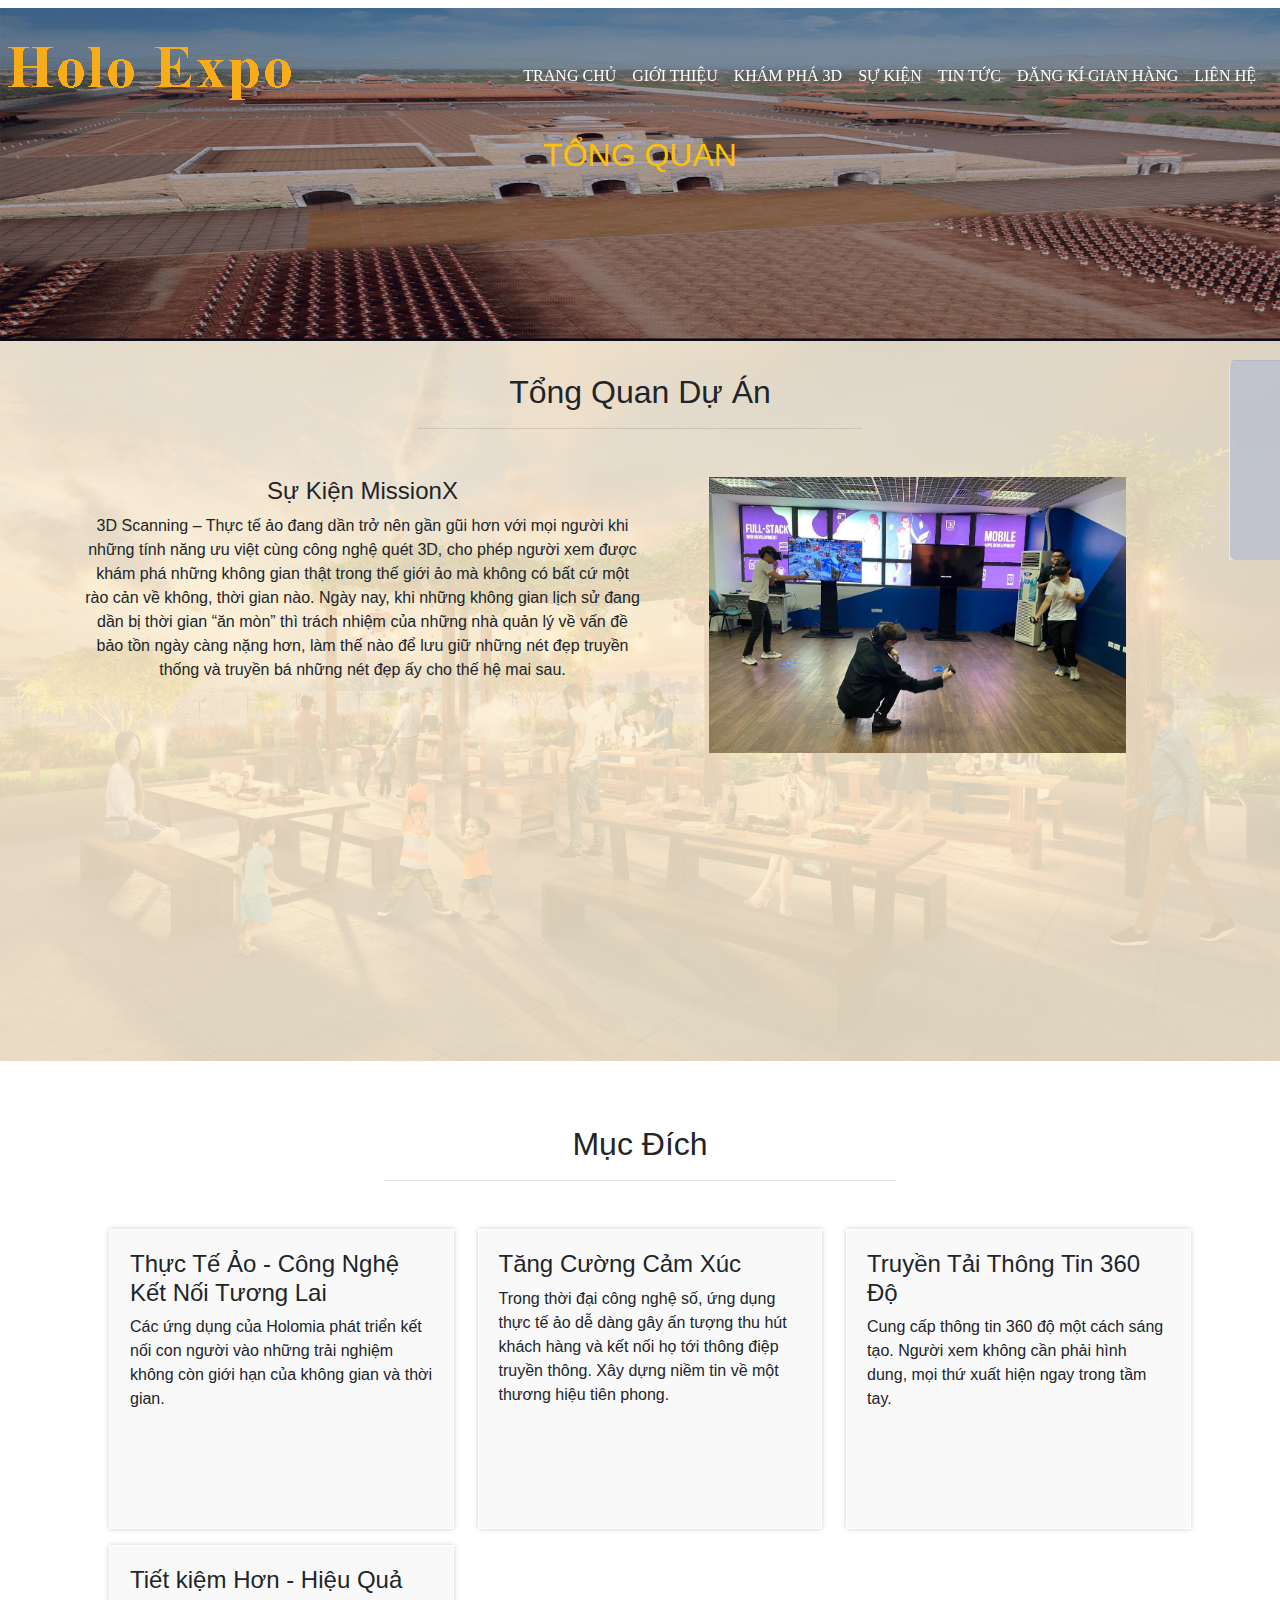
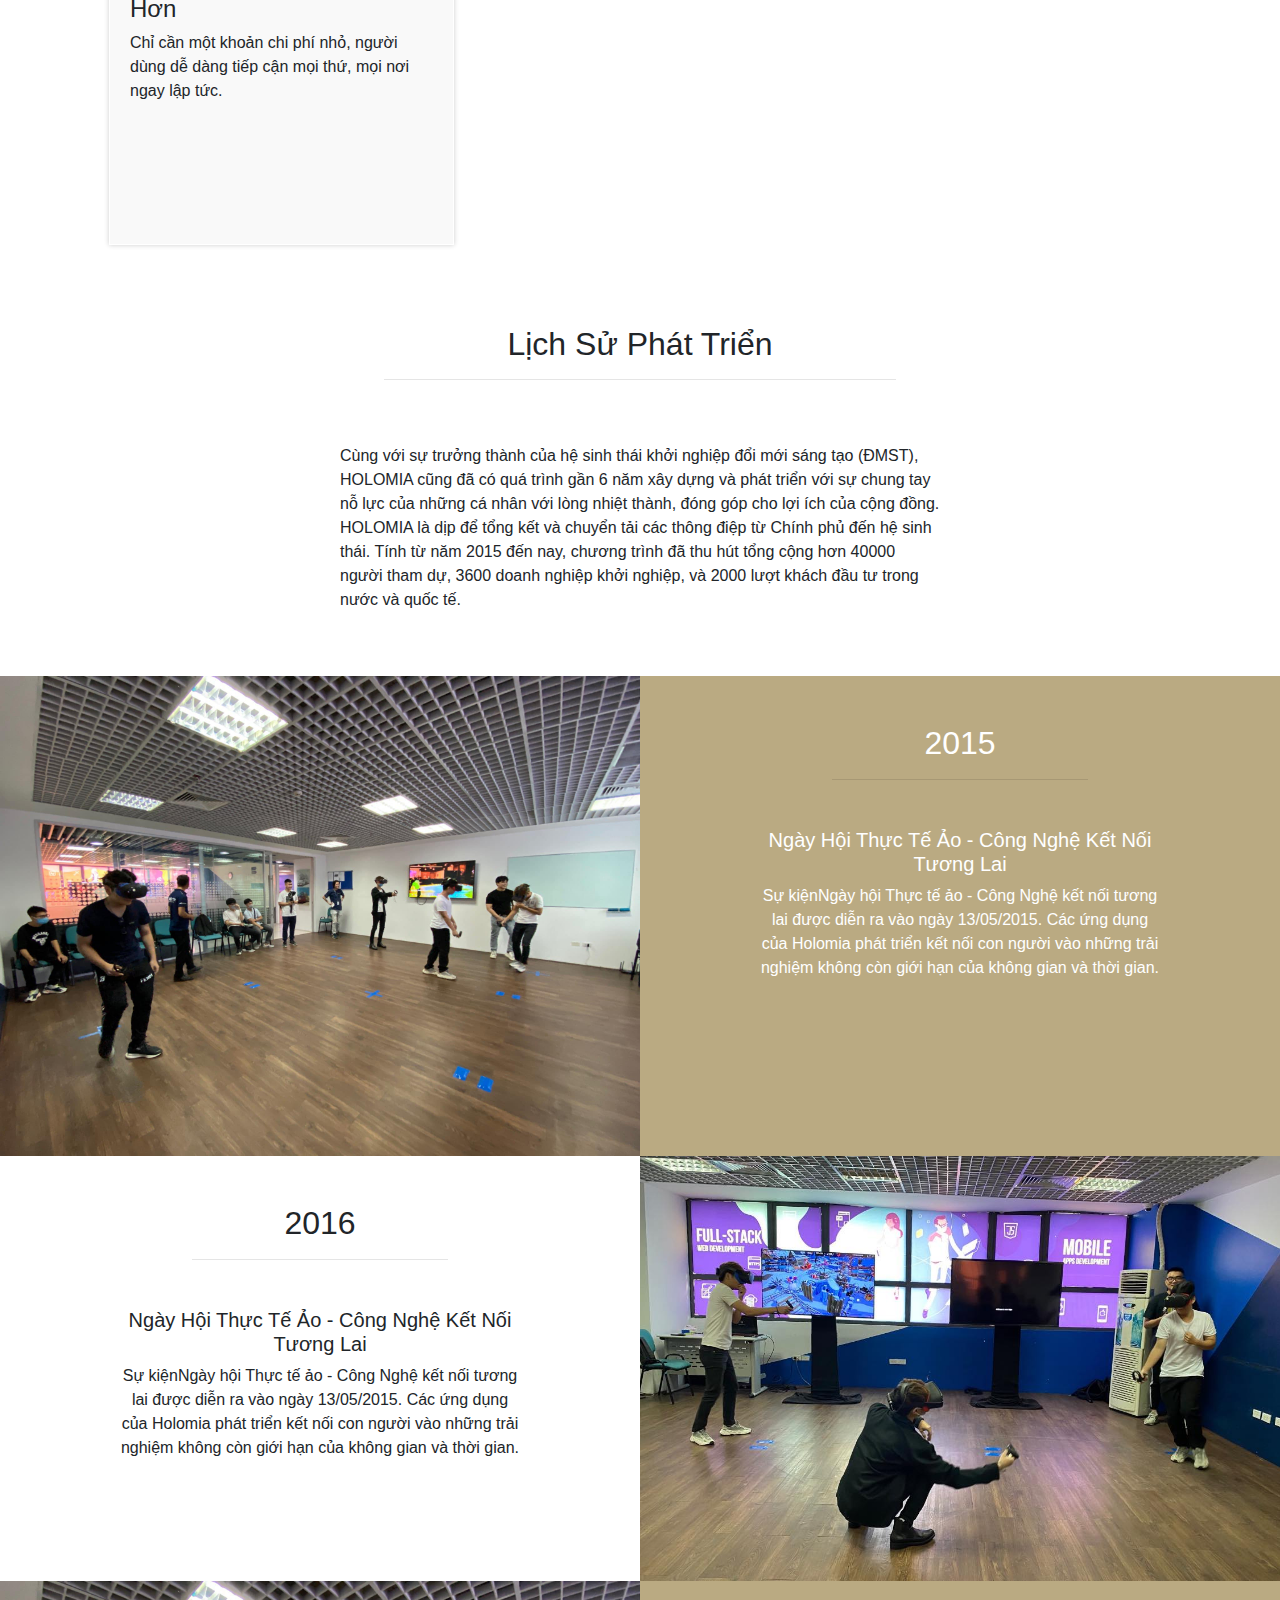
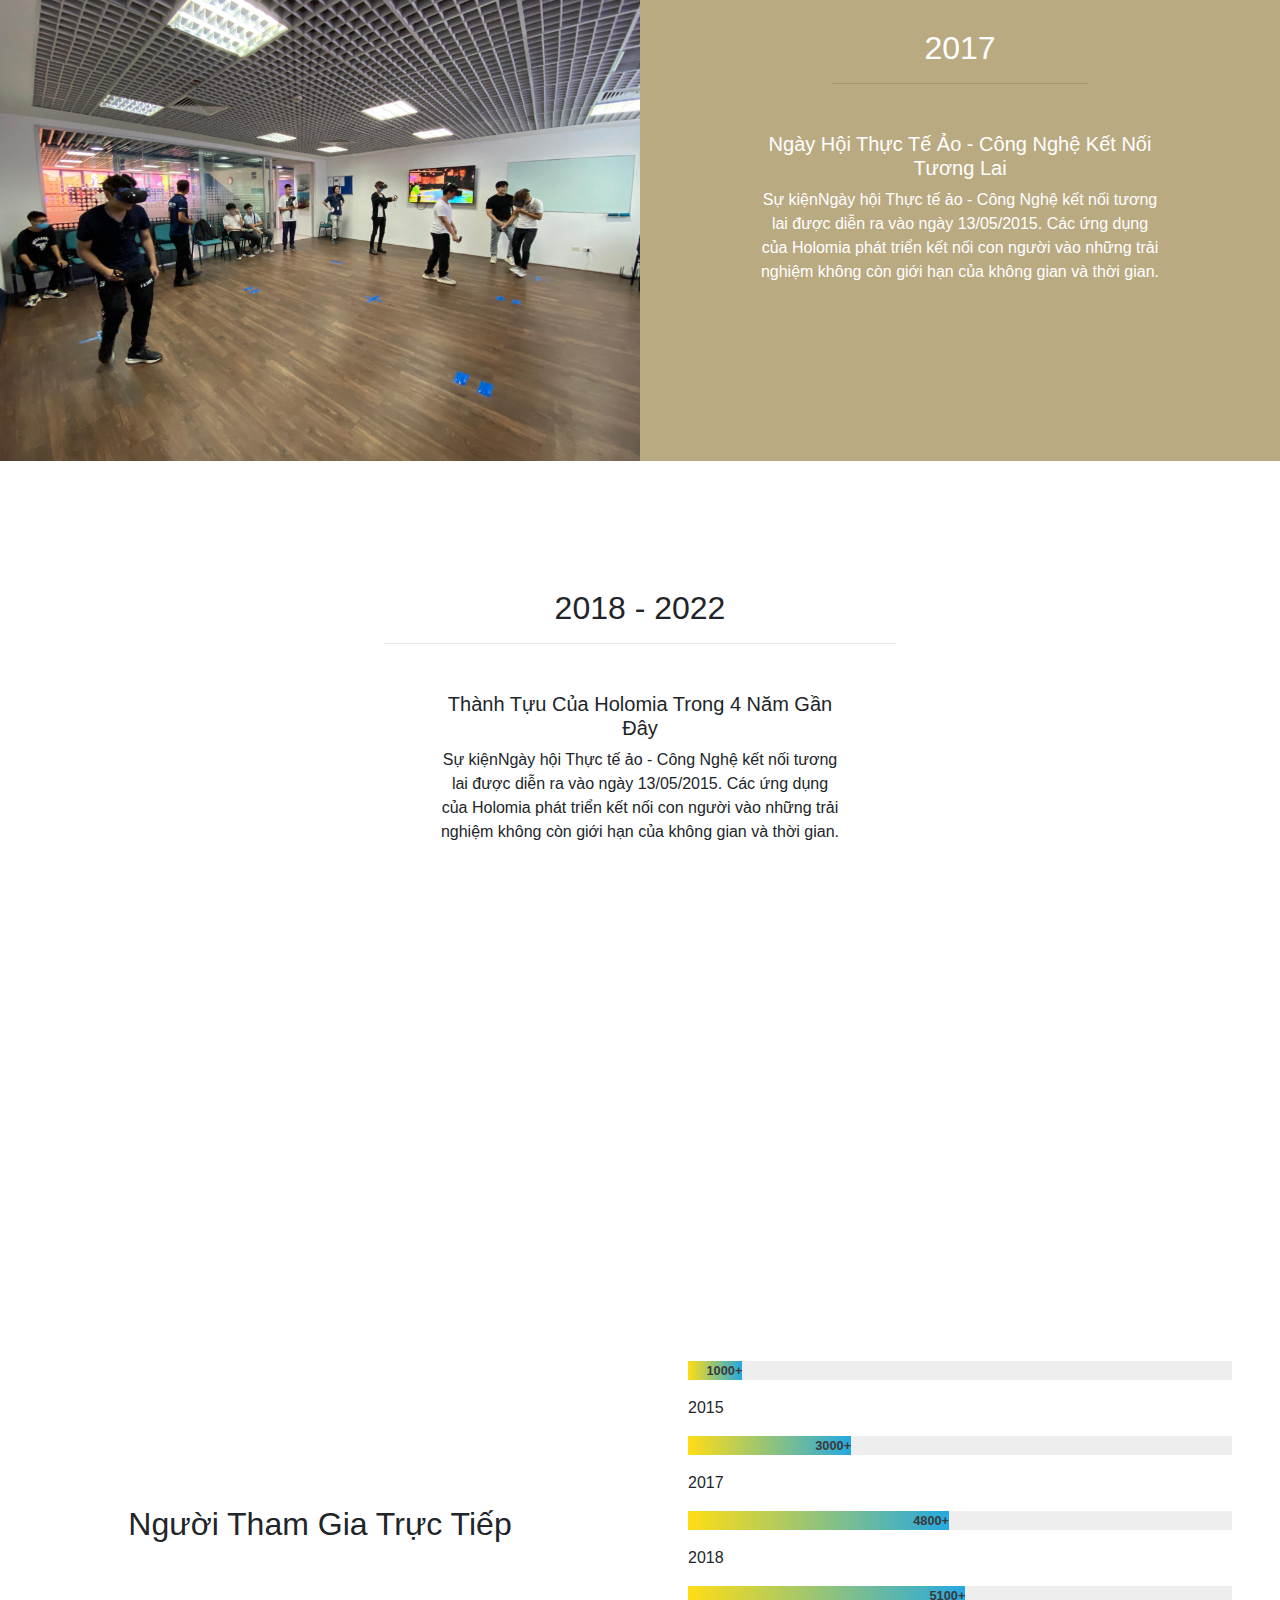
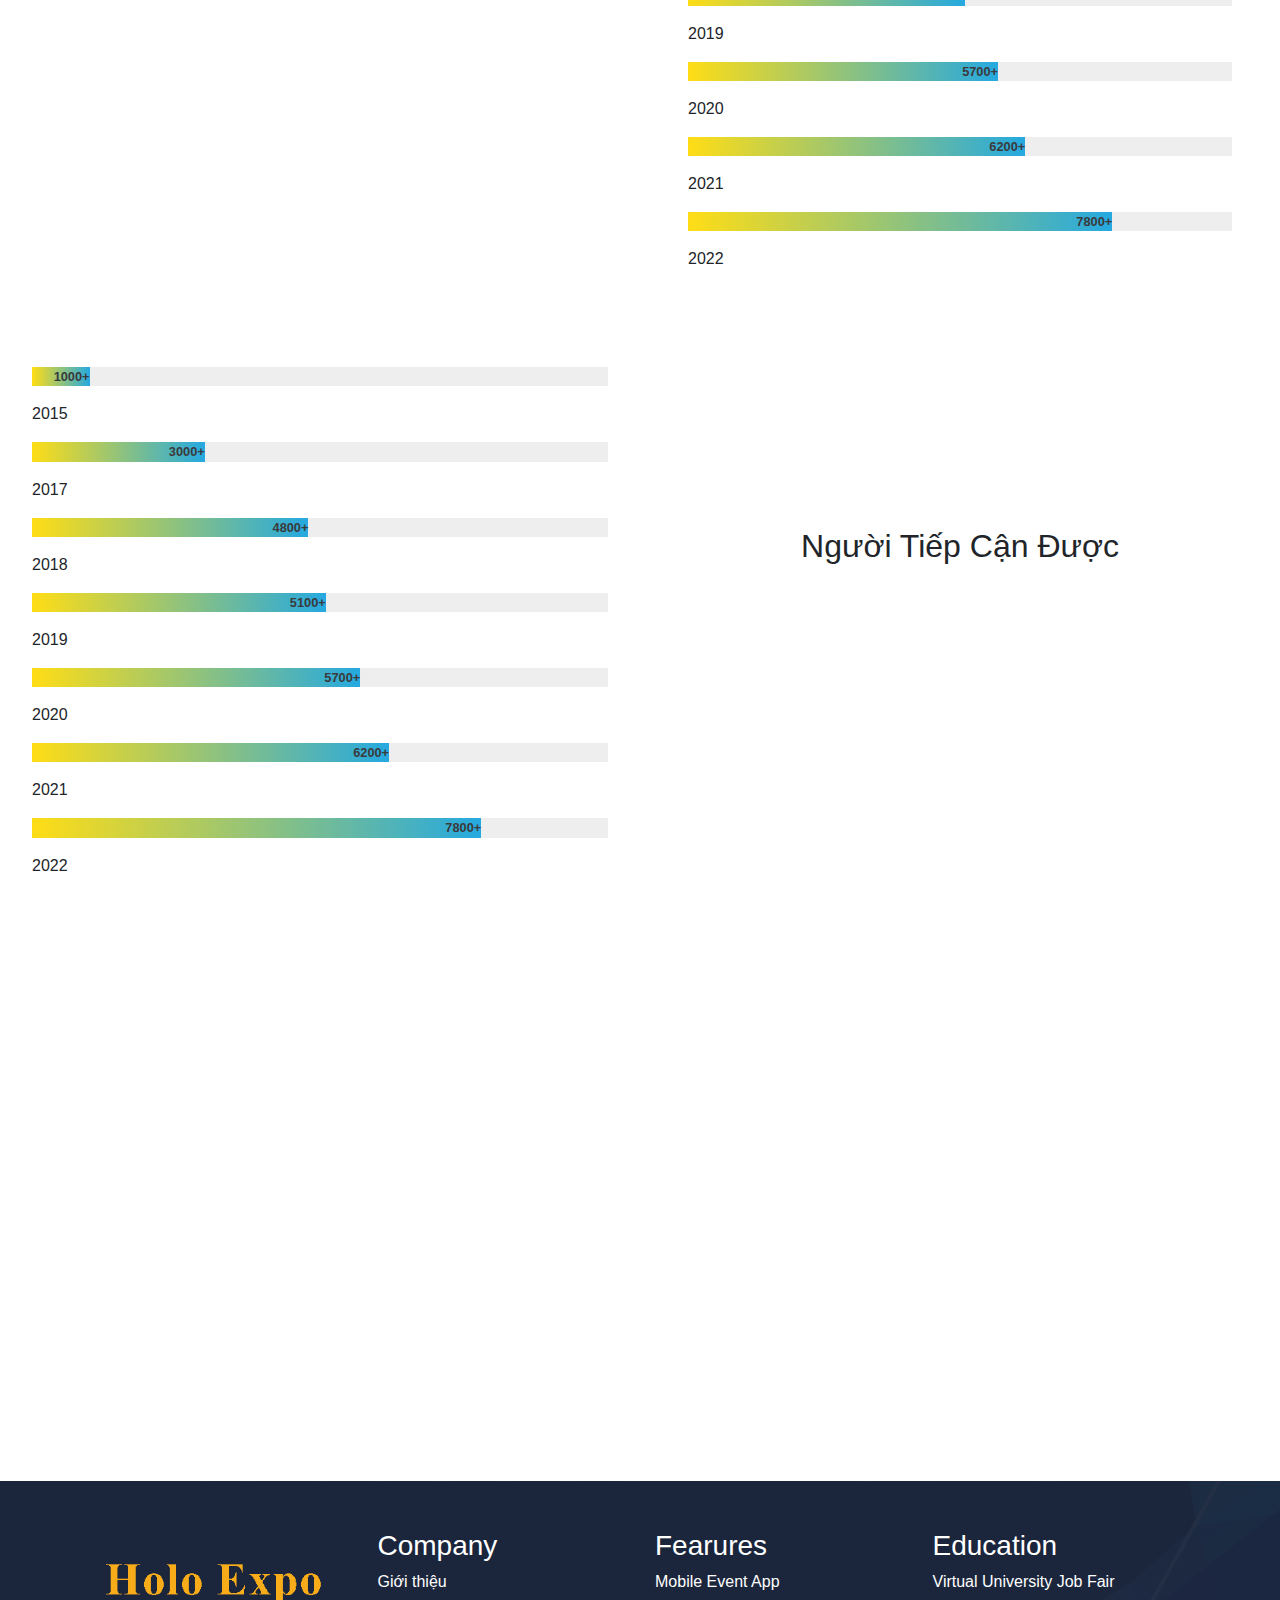
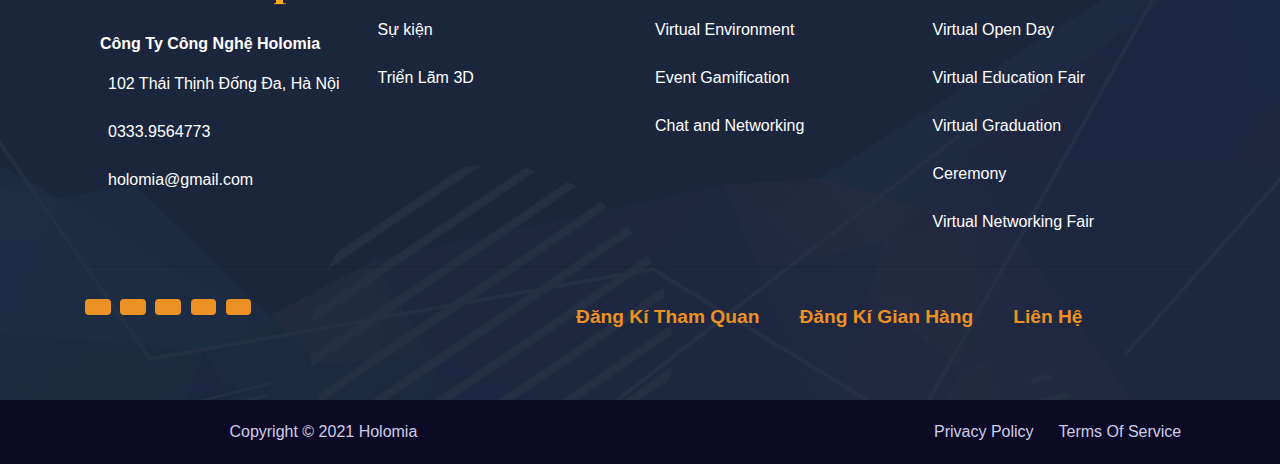
<file: page/gioithieu.html>
<!doctype html>
<html lang="en">
  <head>
    <title>Thông Tin Chung</title>
    <!-- Required meta tags -->
    <meta charset="utf-8">
    <meta name="viewport" content="width=device-width, initial-scale=1, shrink-to-fit=no">
    <link rel="stylesheet" href="https://pro.fontawesome.com/releases/v5.10.0/css/all.css" integrity="sha384-AYmEC3Yw5cVb3ZcuHtOA93w35dYTsvhLPVnYs9eStHfGJvOvKxVfELGroGkvsg+p" crossorigin="anonymous"/>
    <link rel="stylesheet" href="../asset/css/page/gioithieu.css">

    <!-- Bootstrap CSS -->
    <link rel="stylesheet" href="https://stackpath.bootstrapcdn.com/bootstrap/4.3.1/css/bootstrap.min.css" integrity="sha384-ggOyR0iXCbMQv3Xipma34MD+dH/1fQ784/j6cY/iJTQUOhcWr7x9JvoRxT2MZw1T" crossorigin="anonymous">
  </head>
  <body>

    <header id="header w-100" class="header navbar-fixed-top scrolled" style="position: absolute; width: 100%;">
        <div class="inner-header inner-header-position  inner-header-position-fixed FadeInDown ">
            <div class="row header-logo" >
                <div class="logo">
                    <!-- <a href="" class="logo-link"> -->
                        <img src="../asset/img/HolomiaExpo.png"  class="img-fluid logo-page  " alt="Logo Holomia">
                    <!-- </a> -->
                </div>
                <div class="menu-main ">
                    <nav class="navbar navbar-expand-lg justify-content-end navbar-fixed-top scrolled">
                        <!-- Toggler/collapsibe Button -->
                        <button class="navbar-toggler" type="button" data-toggle="collapse" data-target="#collapsibleNavbar">
                            <i class="fas fa-bars"></i>
                        </button>
                    
                        <!-- Navbar links -->
                        <div class="collapse navbar-collapse justify-content-center" id="collapsibleNavbar">
                        <ul class="navbar-nav">
                            <li class="nav-item">
                                <a class="nav-link" href="../index.html">TRANG CHỦ</a>
                            </li>
                            <li class="nav-item">
                                <a class="nav-link" href="#">Giới thiệu</a>
                                <ul class="menu-sub">
                                    <li class="item-sub">
                                        <a href="../page/gioithieu.html" class="sub-link">Thông Tin Chung</a>
                                    </li>
                                
                                    <li class="item-sub">
                                        <a href="../page/sample.html" class="sub-link">Danh sách Gian Hàng</a>
                                    </li>
                                
                                    <li class="item-sub">
                                        <a href="../page/dangki.html" class="sub-link">Đăng Kí Tham Quan</a>
                                    </li>
                                </ul>
                            </li>
                            <li class="nav-item">
                                <a class="nav-link" href="../page/khampha.html">Khám Phá 3D</a>
                            </li>
                            <li class="nav-item">
                                <a class="nav-link" href="../page/sukien.html">Sự Kiện</a>
                            </li>
                            <li class="nav-item">
                                <a class="nav-link" href="../page/tintuc.html">Tin Tức</a>
                            </li>
                            <li class="nav-item">
                                <a class="nav-link" href="../page/dkSample.html">Đăng kí Gian hàng</a>
                            </li>
                            <li class="nav-item link-contact-none">
                                <a class="nav-link" href="../page/contact.html">Liên hệ</a>
                            </li>
                        </ul>
                        </div>
                    </nav>
                </div>
            </div>
        </div>
    </header>
    <!-- background -->
    <div class="background w-100 pt-2">
        <div class="container-fluid">
            <div class="back-img w-100">
                <img src="../asset/img/bia9.png" class="img-fluid w-100 " alt="">
                <div class="background-title">
                    <h2 class="text-center text-warning text-title">tổng quan </h2>
                </div>
            </div>
        </div>
    </div>
    <!-- content -->
    <div class="container-fluid">
        <div class="sec-overview">
            <div class="background-overview">
                <img src="../asset/img/16.jpg" class="img-fluid img-overview" alt="">
                <div class=" view"></div>
               
                    <div class="content-overview text-center ">
                        <div class="container ">
                            <h2 class="text-center">Tổng Quan Dự Án</h2>
                            <hr class="line mx-auto">
                            <div class="row list-overview mx-auto">
                                <div class=" col-overview">
                                    <h4>Sự Kiện MissionX</h4>
                                    <span class="pt-5 ">3D Scanning – Thực tế ảo đang dần trở nên gần gũi hơn với mọi người khi những tính năng ưu việt cùng công nghệ quét 3D,
                                        cho phép người xem được khám phá những không gian thật trong thế giới ảo mà không có bất cứ một rào cản về không, thời gian nào.
                                        Ngày nay, khi những không gian lịch sử đang dần bị thời gian “ăn mòn” thì trách nhiệm của những nhà quản lý về vấn đề bảo tồn ngày càng nặng hơn,
                                        làm thế nào để lưu giữ những nét đẹp truyền thống và truyền bá những nét đẹp ấy cho thế hệ mai sau.
                                </span>
                                </div>
                                <div class="  col-overview">
                                    <img src="../asset/img/2.jpg" class="img-fluid h-75" alt="">
                                </div>
                            </div>     
                        </div>
                    </div>
            </div>
           
        </div>
    </div>
    <!-- Về chúng tôi -->
    <!-- <div class="container-fluid pt-4"> -->
        <div class="section-2">
            <div class="purpose-sec2 ">
                <h2 class="text-center">Mục Đích</h2>
                <hr class="line mx-auto">
                <div class="container">
                    <div class="purpose-content">
                        <div class="row">
                            <div class="col-sec2">
                                <div class="col-content">
                                    <h4>Thực Tế Ảo - Công Nghệ Kết Nối Tương Lai</h4>
                                    <span>Các ứng dụng của Holomia phát triển kết nối con người
                                         vào những trải nghiệm không còn giới hạn của không gian và thời gian.
                                    </span>
                                </div>
                            </div>
                            <div class="col-sec2">
                                <div class="col-content">
                                    <h4>Tăng Cường Cảm Xúc</h4>
                                    <span>Trong thời đại công nghệ số, ứng dụng thực tế ảo dễ dàng gây ấn tượng 
                                        thu hút khách hàng và kết nối họ tới thông điệp truyền thông. Xây dựng
                                         niềm tin về một thương hiệu tiên phong.
                                    </span>
                                </div>
                            </div>
                            <div class="col-sec2">
                                <div class="col-content">
                                    <h4>Truyền Tải Thông Tin 360 Độ</h4>
                                    <span>Cung cấp thông tin 360 độ một cách sáng tạo.
                                         Người xem không cần phải hình dung, mọi thứ xuất hiện ngay trong tầm tay.
                                    </span>
                                </div>
                            </div>
                            <div class="col-sec2">
                                <div class="col-content">
                                    <h4>Tiết kiệm Hơn -  Hiệu Quả Hơn</h4>
                                    <span>Chỉ cần một khoản chi phí nhỏ, người dùng dễ dàng tiếp cận mọi thứ, mọi nơi ngay lập tức.
                                    </span>
                                </div>
                            </div>
                        </div>
                    </div>
                </div>
            </div>
            <div class="history-sec2">
                <h2 class="text-center">Lịch Sử Phát Triển</h2>
                <hr class="line mx-auto">
                <div class="content-sec2">
                    <div class="'container">
                        <span class="">Cùng với sự trưởng thành của hệ sinh thái khởi nghiệp đổi mới sáng tạo (ĐMST),
                            HOLOMIA cũng đã có quá trình gần 6 năm xây dựng và phát triển với sự chung tay nỗ lực của những cá nhân với lòng nhiệt thành,
                             đóng góp cho lợi ích của cộng đồng. HOLOMIA là dịp để tổng kết và chuyển tải các thông điệp từ Chính phủ đến hệ sinh thái.
                           Tính từ năm 2015 đến nay, chương trình đã thu hút tổng cộng hơn 40000 người tham dự,
                            3600 doanh nghiệp khởi nghiệp, và 2000 lượt khách đầu tư trong nước và quốc tế. 
                       </span>
                    </div>
                </div>
                <div class="history-content">
                    <div class="row">
                        <div class="event">
                            <img src="../asset/img/3.jpg" class="img-fluid image-event1" alt="">
                        </div>
                        <div class="event event-right">
                            <h2 class="text-center text-white">2015</h2>
                            <hr class="line mx-auto">
                            <div class="text-center event-1 ">
                                <h5 class="text-white">Ngày Hội Thực Tế Ảo - Công Nghệ Kết Nối Tương Lai</h5>
                                <span class="text-white">Sự kiệnNgày hội Thực tế ảo - Công Nghệ kết nối tương lai  được diễn ra vào ngày 13/05/2015.
                                    Các ứng dụng của Holomia phát triển kết nối con người
                                    vào những trải nghiệm không còn giới hạn của không gian và thời gian.</span>
                            </div>
                           
                        </div>
                    </div>
                    <div class="row">
                        <div class="event">
                            <h2 class="text-center ">2016</h2>
                            <hr class="line mx-auto">
                            <div class="text-center event-1 ">
                                <h5 >Ngày Hội Thực Tế Ảo - Công Nghệ Kết Nối Tương Lai</h5>
                                <span class="">Sự kiệnNgày hội Thực tế ảo - Công Nghệ kết nối tương lai  được diễn ra vào ngày 13/05/2015.
                                    Các ứng dụng của Holomia phát triển kết nối con người
                                    vào những trải nghiệm không còn giới hạn của không gian và thời gian.</span>
                            </div>
                        </div>
                        <div class="event">
                            <img src="../asset/img/2.jpg" class="img-fluid " alt="">
                        </div>
                    </div>
                    <div class="row">
                        <div class="event">
                            <img src="../asset/img/3.jpg" class="img-fluid image-event1" alt="">
                        </div>
                        <div class="event event-right">
                            <h2 class="text-center  text-white">2017</h2>
                            <hr class="line mx-auto">
                            <div class="text-center event-1 ">
                                <h5 class="text-white">Ngày Hội Thực Tế Ảo - Công Nghệ Kết Nối Tương Lai</h5>
                                <span class="text-white">Sự kiệnNgày hội Thực tế ảo - Công Nghệ kết nối tương lai  được diễn ra vào ngày 13/05/2015.
                                    Các ứng dụng của Holomia phát triển kết nối con người
                                    vào những trải nghiệm không còn giới hạn của không gian và thời gian.</span>
                            </div>
                           
                        </div>
                    </div>
                    <div class="row pt-5">
                        <div class="event video-event ">
                            <h2 class="text-center ">2018 - 2022</h2>
                            <hr class="line mx-auto">
                            <div class="text-center event-1 video-event-1">
                                <h5 >Thành Tựu Của Holomia Trong 4 Năm Gần Đây</h5>
                                <span >Sự kiệnNgày hội Thực tế ảo - Công Nghệ kết nối tương lai  được diễn ra vào ngày 13/05/2015.
                                    Các ứng dụng của Holomia phát triển kết nối con người
                                    vào những trải nghiệm không còn giới hạn của không gian và thời gian.</span>
                            </div>
                        </div>
                        <div class="event video-event">
                            <div id="video-viewport "  class="title-3d text-center">
                                <iframe width="560" height="350" class="video-iframe" src="https://www.youtube.com/embed/SPoiOHAoDk0"
                                 title="YouTube video player"
                                  frameborder="0" allow="accelerometer; autoplay; clipboard-write; encrypted-media; gyroscope; picture-in-picture" allowfullscreen></iframe>
                            </div>
                        </div>
                    </div>
                </div>
            </div>
            <div class="secton-3">
                <div class="row">
                    <div class="event event-sec3">
                        <h2 class="text-center title-sec3">Người Tham Gia Trực Tiếp</h2>
                    </div>
                    <div class="event p-5 event-sec3 ">
                        <div class="content-sec3">
                            <div class="sec3-box " >
                                <p class="chart-line small text-right dark slim_relative box1" >1000+</p>
                            </div>
                            <p>2015</p>
                        </div>
                        <div class="content-sec3">
                            <div class="sec3-box " >
                                <p class="chart-line small text-right dark slim_relative box2" >3000+</p>
                            </div>
                            <p>2017</p>
                        </div>
                        <div class="content-sec3">
                            <div class="sec3-box " >
                                <p class="chart-line small text-right dark slim_relative box3" >4800+</p>
                            </div>
                            <p>2018</p>
                        </div>
                        <div class="content-sec3">
                            <div class="sec3-box " >
                                <p class="chart-line small text-right dark slim_relative box4" >5100+</p>
                            </div>
                            <p>2019</p>
                        </div>
                        <div class="content-sec3">
                            <div class="sec3-box " >
                                <p class="chart-line small text-right dark slim_relative box5" >5700+</p>
                            </div>
                            <p>2020</p>
                        </div>
                        <div class="content-sec3">
                            <div class="sec3-box " >
                                <p class="chart-line small text-right dark slim_relative box6" >6200+</p>
                            </div>
                            <p>2021</p>
                        </div>
                        <div class="content-sec3">
                            <div class="sec3-box " >
                                <p class="chart-line small text-right dark slim_relative box7" >7800+</p>
                            </div>
                            <p>2022</p>
                        </div>
                    </div>
                </div>
            </div>
            <div class="section-4">
                <!-- <div class="container"> -->
                    <div class="row">
                        <div class="sec4-left">
                            <div class="content-sec4">
                                <div class="content-sec3">
                                    <div class="sec3-box " >
                                        <p class="chart-line small text-right dark slim_relative box1" >1000+</p>
                                    </div>
                                    <p>2015</p>
                                </div>
                                <div class="content-sec3">
                                    <div class="sec3-box " >
                                        <p class="chart-line small text-right dark slim_relative box2" >3000+</p>
                                    </div>
                                    <p>2017</p>
                                </div>
                                <div class="content-sec3">
                                    <div class="sec3-box " >
                                        <p class="chart-line small text-right dark slim_relative box3" >4800+</p>
                                    </div>
                                    <p>2018</p>
                                </div>
                                <div class="content-sec3">
                                    <div class="sec3-box " >
                                        <p class="chart-line small text-right dark slim_relative box4" >5100+</p>
                                    </div>
                                    <p>2019</p>
                                </div>
                                <div class="content-sec3">
                                    <div class="sec3-box " >
                                        <p class="chart-line small text-right dark slim_relative box5" >5700+</p>
                                    </div>
                                    <p>2020</p>
                                </div>
                                <div class="content-sec3">
                                    <div class="sec3-box " >
                                        <p class="chart-line small text-right dark slim_relative box6" >6200+</p>
                                    </div>
                                    <p>2021</p>
                                </div>
                                <div class="content-sec3">
                                    <div class="sec3-box " >
                                        <p class="chart-line small text-right dark slim_relative box7" >7800+</p>
                                    </div>
                                    <p>2022</p>
                                </div>
                            </div>                       
                        </div>
                        <div class="sec4-right">
                            <h2 class="text-center">Người Tiếp Cận Được </h2>
                        </div>
                    </div>
                <!-- </div> -->
            </div>
            <div class="section5">
                <div class="container">
                    <div id="video-viewport "  class="title-3d text-center">
                        <iframe width="850" height="500" class="video-iframe" src="https://www.youtube.com/embed/SPoiOHAoDk0"
                         title="YouTube video player"
                          frameborder="0" allow="accelerometer; autoplay; clipboard-write; encrypted-media; gyroscope; picture-in-picture" allowfullscreen></iframe>
                    </div>
                </div>
            </div>
        </div>
         <!-- quay lai dau trang -->
         <div id="quaylai" class="back-to-top"><i class="fas fa-chevron-up"></i></div>
    <!-- </div> -->

   <!-- footer -->
   <div class="footer-company mt-5 ">
    <div class="footer-background">
        <div class="container">
            <div class="">
                <div class="row">
                    <div class="col-md-3">
                        <div class="item-footer">
                            <img src="../asset/img/HolomiaExpo.png" style=" width: 90%;" alt="">
                            <p class="text-white"><strong>Công Ty Công Nghệ Holomia</strong></p>
                            <p class="mt-2"><i class="fas fa-map-marker-alt pr-2 text-warning"></i>  102 Thái Thịnh Đống Đa, Hà Nội</p>
                            <p class="mt-4"><i class="fas fa-phone-alt pr-2 text-warning"></i>  0333.9564773</p>
                            <p class="mt-4"><i class="fas fa-envelope pr-2 text-warning"></i> holomia@gmail.com</p>
                        </div>
                    </div>
                    <div class="col-md-3">
                        <div class="item-footer">
                          <h3>Company</h3>
                            <p class="mt-2">Giới thiệu</p>
                            <p class="mt-4">Sự kiện</p>
                            <p class="mt-4">Triển Lãm 3D</p>
                        </div>
                    </div>
                    <div class="col-md-3">
                        <div class="item-footer">
                          <h3>Fearures</h3>
                            <p class="mt-2">Mobile Event App</p>
                            <p class="mt-4">Virtual Environment</p>
                            <p class="mt-4">Event Gamification</p>
                            <p class="mt-4">Chat and Networking</p>
                        </div>
                    </div>
                    <div class="col-md-3">
                        <div class="item-footer">
                          <h3>Education</h3>
                            <p class="mt-2">Virtual University Job Fair</p>
                            <p class="mt-4">Virtual Open Day</p>
                            <p class="mt-4">Virtual Education Fair</p>
                            <p class="mt-4">Virtual Graduation</p>
                            <p class="mt-4">Ceremony</p>
                            <p class="mt-4">Virtual Networking Fair</p>
                        </div>
                    </div>
                </div>
               <hr>
               <div class="row">
                   <div class="icon-footer">
                    <div class="icon">
                        <ul class="infor-icon">
                            <li class="infor-icon-item">
                                <a href="#" class="infor-icon-link"><i class="fab fa-facebook-f"></i></a>
                            </li>
                            <li class="infor-icon-item ">
                                <a href="#" class="infor-icon-link"><i class="fab fa-twitter"></i></a>
                            </li>
                            <li class="infor-icon-item ">
                                <a href="#" class="infor-icon-link"><i class="fab fa-google"></i></a>
                            </li>
                            <li class="infor-icon-item ">
                                <a href="#" class="infor-icon-link"><i class="fab fa-pinterest"></i></a>
                            </li>
                            <li class="infor-icon-item ">
                                <a href="#" class="infor-icon-link"><i class="fab fa-instagram"></i></a>
                            </li>
                        </ul>
                    </div>
                   </div>
                   <div class="contact-footer">
                        <ul class="list-contact justify-content-end">
                            <li class="contact-item">
                                <a href="../page/dangki.html" class="contact-link">Đăng Kí Tham Quan</a>
                            </li>
                            <li  class="contact-item">
                                <a href="../page/dkSample.html" class="contact-link">Đăng Kí Gian Hàng</a>
                            </li>
                            <li  class="contact-item">
                                <a href="../page/contact.html" class="contact-link">Liên Hệ</a>
                            </li>
                        </ul>
                   </div>
               </div>
            </div>
        </div>
    </div> 
</div>
<div class="footer-end ">
    <div class="row">
        <div class="coryright ">
            <div class="copyright-sec "><span class="justify-content-center coryright-content text-gray">Copyright © 2021 Holomia</span></div>
        </div>
        <div class="privacy justify-content-end">
            <ul class="links-privacy">
                <li class="item-privacy text-gray"><a href="privacy-policy/index.html">Privacy Policy</a></li>
                <li  class="item-privacy text-gray"><a href="terms-of-service/index.html">Terms Of Service</a></li>
            </ul>
        </div>
    </div>
</div>
      <!-- menu- sibar  -->
<div class="menu-sibar">
    <ul class="nav-fixed-ul">
        <li class="item-sibar">
            <a href="../page/tintuc.html" class="link-sibar">
                <i class="fas fa-globe-africa"></i>
            </a>
            <span class="title-sibar">Tin Tức</span>
        </li>
        <li class="item-sibar">
            <a href="../page/sample.html" class="link-sibar">
                <i class="fas fa-store"></i>
            </a>
            <span class="title-sibar">Gian Hàng Triển Lãm</span>
        </li>
        <li class="item-sibar">
            <a href="../page/khampha.html" class="link-sibar">
                <i class="fas fa-vr-cardboard"></i>
            </a>
           <span class="title-sibar">Khám Phá 3D</span>
        </li>
        <li class="item-sibar">
            <a href="../page/contact.html" class="link-sibar">
                <i class="fas fa-comment"></i>
            </a>
            <span class="title-sibar">Liên Hệ</span>
        </li>
    </ul>
</div>
    <!-- Optional JavaScript -->
    <!-- jQuery first, then Popper.js, then Bootstrap JS -->
    <script src="https://code.jquery.com/jquery-3.3.1.slim.min.js" integrity="sha384-q8i/X+965DzO0rT7abK41JStQIAqVgRVzpbzo5smXKp4YfRvH+8abtTE1Pi6jizo" crossorigin="anonymous"></script>
    <script src="https://cdnjs.cloudflare.com/ajax/libs/popper.js/1.14.7/umd/popper.min.js" integrity="sha384-UO2eT0CpHqdSJQ6hJty5KVphtPhzWj9WO1clHTMGa3JDZwrnQq4sF86dIHNDz0W1" crossorigin="anonymous"></script>
    <script src="https://stackpath.bootstrapcdn.com/bootstrap/4.3.1/js/bootstrap.min.js" integrity="sha384-JjSmVgyd0p3pXB1rRibZUAYoIIy6OrQ6VrjIEaFf/nJGzIxFDsf4x0xIM+B07jRM" crossorigin="anonymous"></script>
    <script src="../asset/js/home.js"></script>
    <script src="../asset/js/main.js"></script>
</body>
</html>
</file>
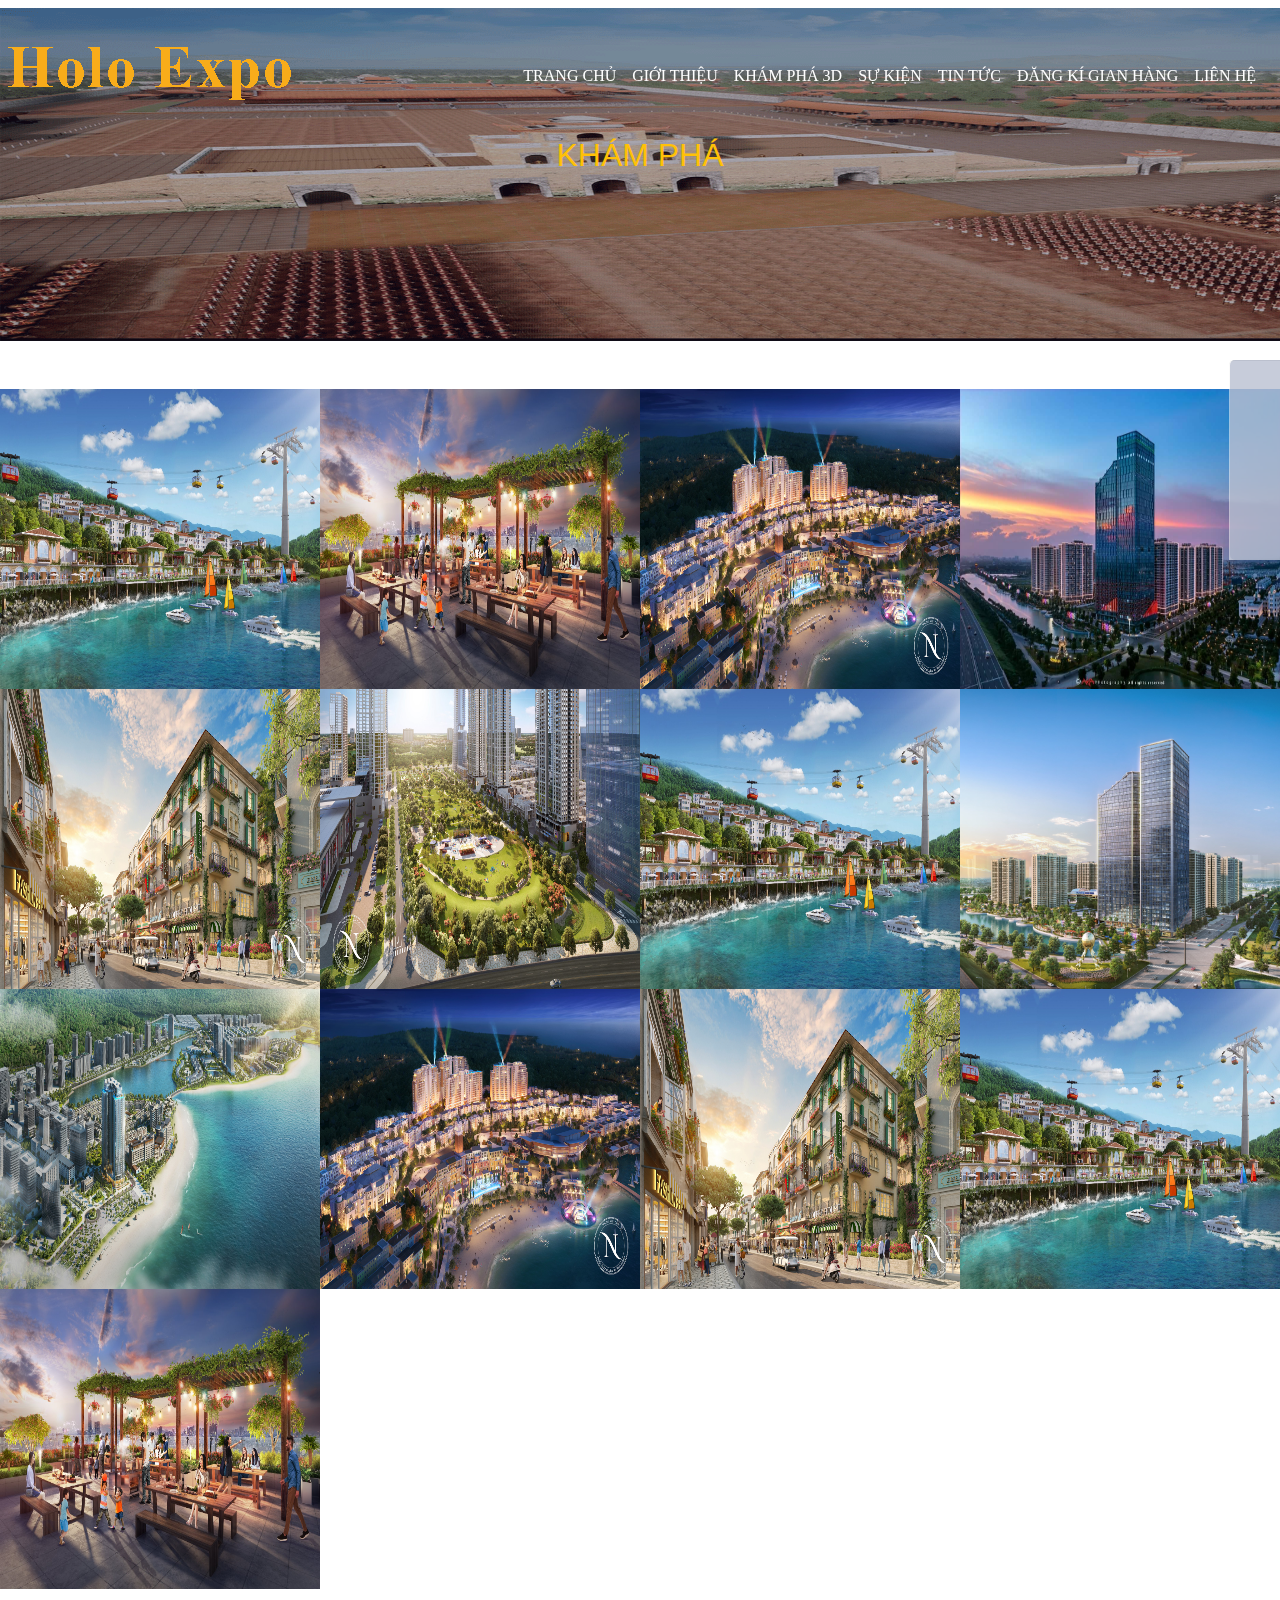
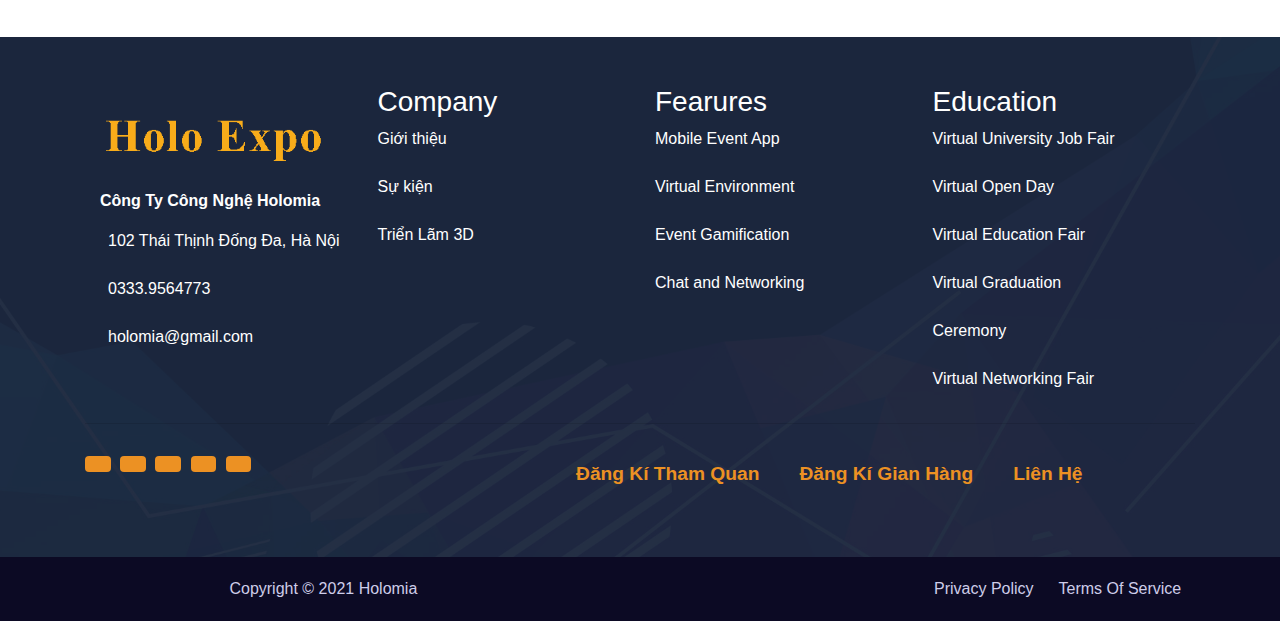
<file: page/khampha.html>
<!doctype html>
<html lang="en">
  <head>
    <title>Khám Phá 3D</title>
    <!-- Required meta tags -->
    <meta charset="utf-8">
    <meta name="viewport" content="width=device-width, initial-scale=1, shrink-to-fit=no">
    <link rel="stylesheet" href="https://pro.fontawesome.com/releases/v5.10.0/css/all.css" integrity="sha384-AYmEC3Yw5cVb3ZcuHtOA93w35dYTsvhLPVnYs9eStHfGJvOvKxVfELGroGkvsg+p" crossorigin="anonymous"/>
    <link rel="stylesheet" href="../asset/css/page/khampha.css">

    <!-- Bootstrap CSS -->
    <link rel="stylesheet" href="https://stackpath.bootstrapcdn.com/bootstrap/4.3.1/css/bootstrap.min.css" integrity="sha384-ggOyR0iXCbMQv3Xipma34MD+dH/1fQ784/j6cY/iJTQUOhcWr7x9JvoRxT2MZw1T" crossorigin="anonymous">
  </head>
  <body>
    
    <header id="header w-100" class="header navbar-fixed-top scrolled" style="position: absolute; width: 100%;">
        <div class="inner-header inner-header-position  inner-header-position-fixed FadeInDown ">
            <div class="row header-logo" >
                <div class="logo">
                    <!-- <a href="" class="logo-link"> -->
                        <img src="../asset/img/HolomiaExpo.png"  class="img-fluid logo-page  " alt="Logo Holomia">
                    <!-- </a> -->
                </div>
                <div class="menu-main ">
                    <nav class="navbar navbar-expand-lg justify-content-end navbar-fixed-top scrolled">
                        <!-- Toggler/collapsibe Button -->
                        <button class="navbar-toggler" type="button" data-toggle="collapse" data-target="#collapsibleNavbar">
                            <i class="fas fa-bars"></i>
                        </button>
                    
                        <!-- Navbar links -->
                        <div class="collapse navbar-collapse justify-content-center" id="collapsibleNavbar">
                        <ul class="navbar-nav">
                            <li class="nav-item">
                                <a class="nav-link" href="../index.html">TRANG CHỦ</a>
                            </li>
                            <li class="nav-item">
                                <a class="nav-link" href="#">Giới thiệu</a>
                                <ul class="menu-sub">
                                    <li class="item-sub">
                                        <a href="../page/gioithieu.html" class="sub-link">Thông Tin Chung</a>
                                    </li>
                                
                                    <li class="item-sub">
                                        <a href="../page/sample.html" class="sub-link">Danh sách Gian Hàng</a>
                                    </li>
                                
                                    <li class="item-sub">
                                        <a href="../page/dangki.html" class="sub-link">Đăng Kí Tham Quan</a>
                                    </li>
                                </ul>
                            </li>
                            <li class="nav-item">
                                <a class="nav-link" href="../page/khampha.html">Khám Phá 3D</a>
                            </li>
                            <li class="nav-item">
                                <a class="nav-link" href="../page/sukien.html">Sự Kiện</a>
                            </li>
                            <li class="nav-item">
                                <a class="nav-link" href="../page/tintuc.html">Tin Tức</a>
                            </li>
                            <li class="nav-item">
                                <a class="nav-link" href="../page/dkSample.html">Đăng kí Gian hàng</a>
                            </li>
                            <li class="nav-item link-contact-none">
                                <a class="nav-link" href="../page/contact.html">Liên hệ</a>
                            </li>
                        </ul>
                        </div>
                    </nav>
                </div>
            </div>
        </div>
    </header>
<!-- background -->
<div class="background w-100 pt-2">
    <div class="container-fluid">
        <div class="back-img w-100">
            <img src="../asset/img/bia9.png" class="img-fluid w-100 " alt="">
            <div class="background-title">
                <h2 class="text-center text-warning text-title">khám phá </h2>
            </div>
        </div>
    </div>
</div>

<!-- khám phá -->

<div class="container-fluid pt-5">
    <div class="row">
        <div class="item-img">
            <img src="../asset/img/15.jpg" class="img-fluid image" alt="">
            <div class="title">
                <h4>Biển Nhà</h4>
                <span class="d-block text-center"><i class="fas fa-eye"></i> 345</span>
            </div>
        </div>
        <div class="item-img">
            <img src="../asset/img/16.jpg" class="img-fluid image" alt="">
            <div class="title">
                <h4>Biển Nhà</h4>
                <span class="d-block text-center"><i class="fas fa-eye"></i> 345</span>
            </div>
        </div>
        <div class="item-img">
            <img src="../asset/img/17.jpg" class="img-fluid image" alt="">
            <div class="title">
                <h4>Biển Nhà</h4>
                <span class="d-block text-center"><i class="fas fa-eye"></i> 345</span>
            </div>
        </div>
        <div class="item-img">
            <img src="../asset/img/18.jpg" class="img-fluid image" alt="">
            <div class="title">
                <h4>Biển Nhà</h4>
                <span class="d-block text-center"><i class="fas fa-eye"></i> 345</span>
            </div>
        </div>
        <div class="item-img">
            <img src="../asset/img/19.jpg" class="img-fluid image" alt="">
            <div class="title">
                <h4>Biển Nhà</h4>
                <span class="d-block text-center"><i class="fas fa-eye"></i> 345</span>
            </div>
        </div>
        <div class="item-img">
            <img src="../asset/img/20.jpg" class="img-fluid image" alt="">
            <div class="title">
                <h4>Biển Nhà</h4>
                <span class="d-block text-center"><i class="fas fa-eye"></i> 345</span>
            </div>
        </div>
        <div class="item-img">
            <img src="../asset/img/15.jpg" class="img-fluid image" alt="">
            <div class="title">
                <h4>Biển Nhà</h4>
                <span class="d-block text-center"><i class="fas fa-eye"></i> 345</span>
            </div>
        </div>
        <div class="item-img">
            <img src="../asset/img/22.jpg" class="img-fluid image" alt="">
            <div class="title">
                <h4>Biển Nhà</h4>
                <span class="d-block text-center"><i class="fas fa-eye"></i> 345</span>
            </div>
        </div>
        <div class="item-img">
            <img src="../asset/img/23.jpg" class="img-fluid image" alt="">
            <div class="title">
                <h4>Biển Nhà</h4>
                <span class="d-block text-center"><i class="fas fa-eye"></i> 345</span>
            </div>
        </div>
        <div class="item-img">
            <img src="../asset/img/17.jpg" class="img-fluid image" alt="">
            <div class="title">
                <h4>Biển Nhà</h4>
                <span class="d-block text-center"><i class="fas fa-eye"></i> 345</span>
            </div>
        </div>
        <div class="item-img">
            <img src="../asset/img/19.jpg" class="img-fluid image" alt="">
            <div class="title">
                <h4>Biển Nhà</h4>
                <span class="d-block text-center"><i class="fas fa-eye"></i> 345</span>
            </div>
        </div>
        <div class="item-img">
            <img src="../asset/img/15.jpg" class="img-fluid image" alt="">
            <div class="title">
                <h4>Biển Nhà</h4>
                <span class="d-block text-center"><i class="fas fa-eye"></i> 345</span>
            </div>
        </div>
        <div class="item-img">
            <img src="../asset/img/16.jpg" class="img-fluid image" alt="">
            <div class="title">
                <h4>Biển Nhà</h4>
                <span class="d-block text-center"><i class="fas fa-eye"></i> 345</span>
            </div>
        </div>
    </div>
     <!-- quay lai dau trang -->
     <div id="quaylai" class="back-to-top"><i class="fas fa-chevron-up"></i></div>
</div>


<!-- footer -->
<div class="footer-company mt-5 ">
    <div class="footer-background">
        <div class="container">
            <div class="">
                <div class="row">
                    <div class="col-md-3">
                        <div class="item-footer">
                            <img src="../asset/img/HolomiaExpo.png" style=" width: 90%;" alt="">
                            <p class="text-white"><strong>Công Ty Công Nghệ Holomia</strong></p>
                            <p class="mt-2"><i class="fas fa-map-marker-alt pr-2 text-warning"></i>  102 Thái Thịnh Đống Đa, Hà Nội</p>
                            <p class="mt-4"><i class="fas fa-phone-alt pr-2 text-warning"></i>  0333.9564773</p>
                            <p class="mt-4"><i class="fas fa-envelope pr-2 text-warning"></i> holomia@gmail.com</p>
                        </div>
                    </div>
                    <div class="col-md-3">
                        <div class="item-footer">
                          <h3>Company</h3>
                            <p class="mt-2">Giới thiệu</p>
                            <p class="mt-4">Sự kiện</p>
                            <p class="mt-4">Triển Lãm 3D</p>
                        </div>
                    </div>
                    <div class="col-md-3">
                        <div class="item-footer">
                          <h3>Fearures</h3>
                            <p class="mt-2">Mobile Event App</p>
                            <p class="mt-4">Virtual Environment</p>
                            <p class="mt-4">Event Gamification</p>
                            <p class="mt-4">Chat and Networking</p>
                        </div>
                    </div>
                    <div class="col-md-3">
                        <div class="item-footer">
                          <h3>Education</h3>
                            <p class="mt-2">Virtual University Job Fair</p>
                            <p class="mt-4">Virtual Open Day</p>
                            <p class="mt-4">Virtual Education Fair</p>
                            <p class="mt-4">Virtual Graduation</p>
                            <p class="mt-4">Ceremony</p>
                            <p class="mt-4">Virtual Networking Fair</p>
                        </div>
                    </div>
                </div>
               <hr>
               <div class="row">
                   <div class="icon-footer">
                    <div class="icon">
                        <ul class="infor-icon">
                            <li class="infor-icon-item">
                                <a href="#" class="infor-icon-link"><i class="fab fa-facebook-f"></i></a>
                            </li>
                            <li class="infor-icon-item ">
                                <a href="#" class="infor-icon-link"><i class="fab fa-twitter"></i></a>
                            </li>
                            <li class="infor-icon-item ">
                                <a href="#" class="infor-icon-link"><i class="fab fa-google"></i></a>
                            </li>
                            <li class="infor-icon-item ">
                                <a href="#" class="infor-icon-link"><i class="fab fa-pinterest"></i></a>
                            </li>
                            <li class="infor-icon-item ">
                                <a href="#" class="infor-icon-link"><i class="fab fa-instagram"></i></a>
                            </li>
                        </ul>
                    </div>
                   </div>
                   <div class="contact-footer">
                        <ul class="list-contact justify-content-end">
                            <li class="contact-item">
                                <a href="../page/dangki.html" class="contact-link">Đăng Kí Tham Quan</a>
                            </li>
                            <li  class="contact-item">
                                <a href="../page/dkSample.html" class="contact-link">Đăng Kí Gian Hàng</a>
                            </li>
                            <li  class="contact-item">
                                <a href="../page/contact.html" class="contact-link">Liên Hệ</a>
                            </li>
                        </ul>
                   </div>
               </div>
            </div>
        </div>
    </div>
</div>
<div class="footer-end ">
    <div class="row">
        <div class="coryright ">
            <div class="copyright-sec "><span class="justify-content-center coryright-content text-gray">Copyright © 2021 Holomia</span></div>
        </div>
        <div class="privacy justify-content-end">
            <ul class="links-privacy">
                <li class="item-privacy text-gray"><a href="privacy-policy/index.html">Privacy Policy</a></li>
                <li  class="item-privacy text-gray"><a href="terms-of-service/index.html">Terms Of Service</a></li>
            </ul>
        </div>
    </div>
</div>

<!-- menu- sibar  -->
<div class="menu-sibar">
    <ul class="nav-fixed-ul">
        <li class="item-sibar">
            <a href="../page/tintuc.html" class="link-sibar">
                <i class="fas fa-globe-africa"></i>
            </a>
            <span class="title-sibar">Tin Tức</span>
        </li>
        <li class="item-sibar">
            <a href="../page/sample.html" class="link-sibar">
                <i class="fas fa-store"></i>
            </a>
            <span class="title-sibar">Gian Hàng Triển Lãm</span>
        </li>
        <li class="item-sibar">
            <a href="../page/khampha.html" class="link-sibar">
                <i class="fas fa-vr-cardboard"></i>
            </a>
           <span class="title-sibar">Khám Phá 3D</span>
        </li>
        <li class="item-sibar">
            <a href="../page/contact.html" class="link-sibar">
                <i class="fas fa-comment"></i>
            </a>
            <span class="title-sibar">Liên Hệ</span>
        </li>
    </ul>
</div>

    <!-- Optional JavaScript -->
    <!-- jQuery first, then Popper.js, then Bootstrap JS -->
    <script src="https://code.jquery.com/jquery-3.3.1.slim.min.js" integrity="sha384-q8i/X+965DzO0rT7abK41JStQIAqVgRVzpbzo5smXKp4YfRvH+8abtTE1Pi6jizo" crossorigin="anonymous"></script>
    <script src="https://cdnjs.cloudflare.com/ajax/libs/popper.js/1.14.7/umd/popper.min.js" integrity="sha384-UO2eT0CpHqdSJQ6hJty5KVphtPhzWj9WO1clHTMGa3JDZwrnQq4sF86dIHNDz0W1" crossorigin="anonymous"></script>
    <script src="https://stackpath.bootstrapcdn.com/bootstrap/4.3.1/js/bootstrap.min.js" integrity="sha384-JjSmVgyd0p3pXB1rRibZUAYoIIy6OrQ6VrjIEaFf/nJGzIxFDsf4x0xIM+B07jRM" crossorigin="anonymous"></script>
    <script src="../asset/js/main.js"></script>
  </body>
</html>
</file>
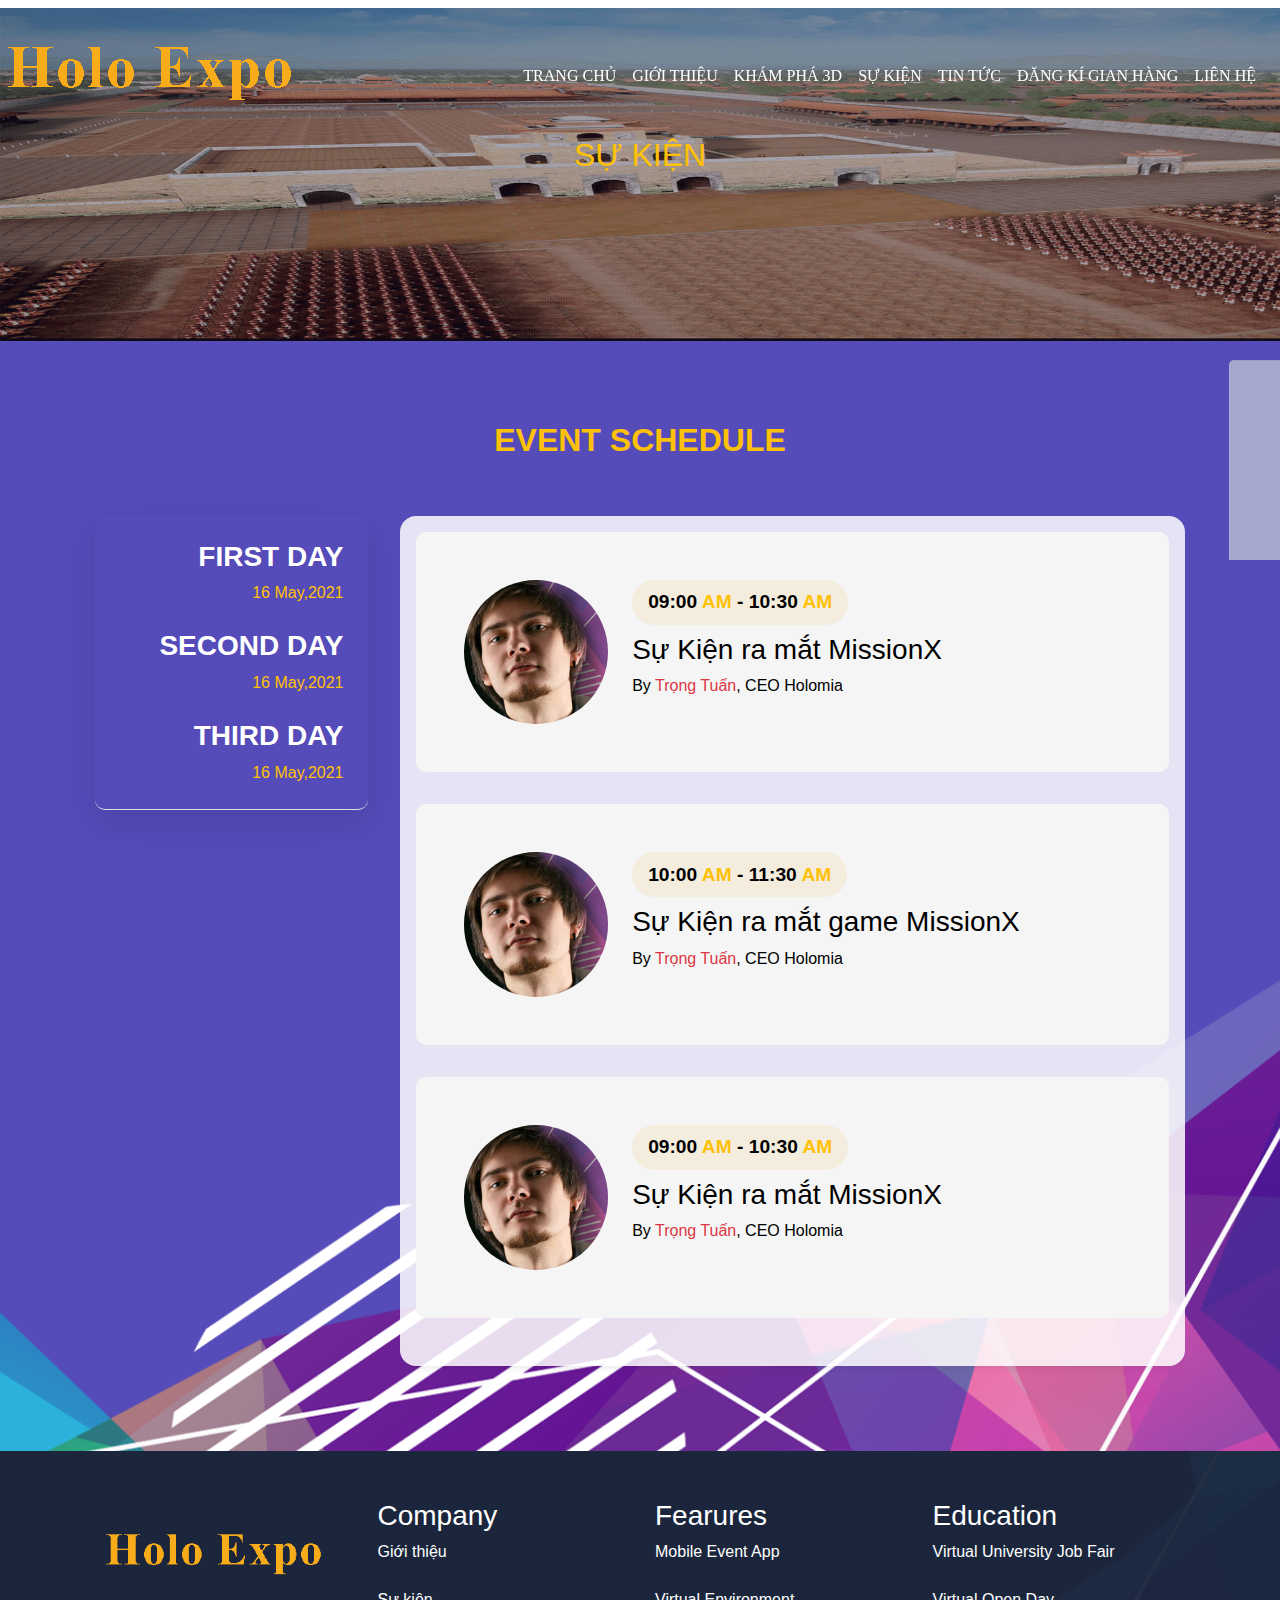
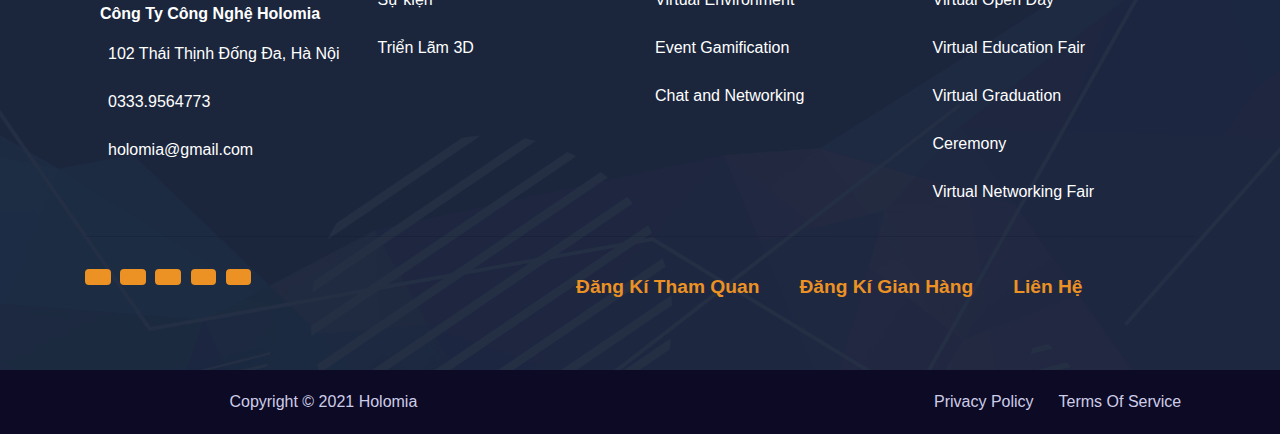
<file: page/sukien.html>
<!doctype html>
<html lang="en">
  <head>
    <title>Sự Kiện</title>
    <!-- Required meta tags -->
    <meta charset="utf-8">
    <meta name="viewport" content="width=device-width, initial-scale=1, shrink-to-fit=no">
    <link rel="stylesheet" href="https://pro.fontawesome.com/releases/v5.10.0/css/all.css" integrity="sha384-AYmEC3Yw5cVb3ZcuHtOA93w35dYTsvhLPVnYs9eStHfGJvOvKxVfELGroGkvsg+p" crossorigin="anonymous"/>
    <link rel="stylesheet" href="../asset/css/page/sukien.css">

    <!-- Bootstrap CSS -->
    <link rel="stylesheet" href="https://stackpath.bootstrapcdn.com/bootstrap/4.3.1/css/bootstrap.min.css" integrity="sha384-ggOyR0iXCbMQv3Xipma34MD+dH/1fQ784/j6cY/iJTQUOhcWr7x9JvoRxT2MZw1T" crossorigin="anonymous">
  </head>
  <body>
    
    <header id="header w-100" class="header navbar-fixed-top scrolled" style="position: absolute; width: 100%;">
        <div class="inner-header inner-header-position  inner-header-position-fixed FadeInDown ">
            <div class="row header-logo" >
                <div class="logo">
                    <!-- <a href="" class="logo-link"> -->
                        <img src="../asset/img/HolomiaExpo.png"  class="img-fluid logo-page  " alt="Logo Holomia">
                    <!-- </a> -->
                </div>
                <div class="menu-main ">
                    <nav class="navbar navbar-expand-lg justify-content-end navbar-fixed-top scrolled">
                        <!-- Toggler/collapsibe Button -->
                        <button class="navbar-toggler" type="button" data-toggle="collapse" data-target="#collapsibleNavbar">
                            <i class="fas fa-bars"></i>
                        </button>
                    
                        <!-- Navbar links -->
                        <div class="collapse navbar-collapse justify-content-center" id="collapsibleNavbar">
                        <ul class="navbar-nav">
                            <li class="nav-item">
                                <a class="nav-link" href="../index.html">TRANG CHỦ</a>
                            </li>
                            <li class="nav-item">
                                <a class="nav-link" href="#">Giới thiệu</a>
                                <ul class="menu-sub">
                                    <li class="item-sub">
                                        <a href="../page/gioithieu.html" class="sub-link">Thông Tin Chung</a>
                                    </li>
                                
                                    <li class="item-sub">
                                        <a href="../page/sample.html" class="sub-link">Danh sách Gian Hàng</a>
                                    </li>
                                
                                    <li class="item-sub">
                                        <a href="../page/dangki.html" class="sub-link">Đăng Kí Tham Quan</a>
                                    </li>
                                </ul>
                            </li>
                            <li class="nav-item">
                                <a class="nav-link" href="../page/khampha.html">Khám Phá 3D</a>
                            </li>
                            <li class="nav-item">
                                <a class="nav-link" href="../page/sukien.html">Sự Kiện</a>
                            </li>
                            <li class="nav-item">
                                <a class="nav-link" href="../page/tintuc.html">Tin Tức</a>
                            </li>
                            <li class="nav-item">
                                <a class="nav-link" href="../page/dkSample.html">Đăng kí Gian hàng</a>
                            </li>
                            <li class="nav-item link-contact-none">
                                <a class="nav-link" href="../page/contact.html">Liên hệ</a>
                            </li>
                        </ul>
                        </div>
                    </nav>
                </div>
            </div>
        </div>
    </header>
    <!-- background -->
    <div class="background w-100 pt-2">
        <div class="container-fluid">
            <div class="back-img w-100">
                <img src="../asset/img/bia9.png" class="img-fluid w-100 " alt="">
                <div class="background-title">
                    <h2 class="text-center text-warning text-title">Sự kiện</h2>
                </div>
            </div>
        </div>
    </div>

    <!-- su kien -->
    <div class="section-event">
        <div class="banner-event">
            <div class="container">
                <div class="row">
                    <div class="title-event w-100">
                        <h2 class="text-center text-warning">Event Schedule</h2>
                       
                    </div>
                </div>
                <div class="row pt-5">
                    <div class="event-time">
                        <div class="tab-menu">
                            <ul class="nav nav-tabs justify-content-end d-block p-4" role="tablist">
                                <li class="item-tab active">
                                    <a href="#event-1" class="link-tab" role="tab" data-toggle="tab" aria-expanded="true">
                                        <h3 class="text-white title-tab">FIRST DAY</h3>
                                        <span class="text-warning">16 May,2021</span>
                                    </a>
                                </li>
                                <li class="item-tab pt-4">
                                    <a href="#event-2" class="link-tab"  role="tab" data-toggle="tab" aria-expanded="true">
                                        <h3 class="text-white title-tab">Second DAY</h3>
                                        <span class="text-warning">16 May,2021</span>
                                    </a>
                                </li>
                                <li class="item-tab pt-4">
                                    <a href="#event-3" class="link-tab"  role="tab" data-toggle="tab" aria-expanded="true">
                                        <h3 class="text-white title-tab">third DAY</h3>
                                        <span class="text-warning">16 May,2021</span>
                                    </a>
                                </li>
                            </ul>
                        </div>
                    </div>
                    <div class="event-description">
                        <div class="tab-content">
                            <div class="tab-pane active" id="event-1">
                                <div class="item-event">
                                    <div class="row">
                                        <div class="item-event-left">
                                            <img src="../asset/img/avt1.jpg" class="img-fluid avt-event" alt="">
                                        </div>
                                        <div class="item-event-right ">
                                            <span class="text-black bg-timeline">09:00 <span class="text-warning">AM</span> - 10:30 <span class="text-warning">AM</span></span>
                                            <h3 class="text-black">Sự Kiện  ra mắt MissionX </h3>
                                            <span class="text-black">By <span class="text-danger"> Trọng Tuấn</span>, CEO Holomia</span>
                                        </div>
                                    </div>
                                </div>
                                <div class="item-event">
                                    <div class="row">
                                        <div class="item-event-left">
                                            <img src="../asset/img/avt1.jpg" class="img-fluid avt-event" alt="">
                                        </div>
                                        <div class="item-event-right ">
                                            <span class="text-black bg-timeline">10:00 <span class="text-warning">AM</span> - 11:30 <span class="text-warning">AM</span></span>
                                            <h3 class="text-black">Sự Kiện  ra mắt game MissionX</h3>
                                            <span class="text-black">By <span class="text-danger"> Trọng Tuấn</span>, CEO Holomia</span>
                                        </div>
                                    </div>
                                </div>
                                <div class="item-event">
                                    <div class="row">
                                        <div class="item-event-left">
                                            <img src="../asset/img/avt1.jpg" class="img-fluid avt-event" alt="">
                                        </div>
                                        <div class="item-event-right">
                                            <span class="text-black bg-timeline">09:00 <span class="text-warning">AM</span> - 10:30 <span class="text-warning">AM</span></span>
                                            <h3 class="text-black">Sự Kiện  ra mắt MissionX</h3>
                                            <span class="text-black">By <span class="text-danger"> Trọng Tuấn</span>, CEO Holomia</span>
                                        </div>
                                    </div>
                                </div>
                            </div>
                            <div class="tab-pane " id="event-2">
                                <div class="item-event">
                                    <div class="row">
                                        <div class="item-event-left">
                                            <img src="../asset/img/avt1.jpg" class="img-fluid avt-event" alt="">
                                        </div>
                                        <div class="item-event-right ">
                                            <span class="text-black bg-timeline">09:00 <span class="text-warning">AM</span> - 10:30 <span class="text-warning">AM</span></span>
                                            <h3 class="text-black">Sự Kiện MissionX ra mắt</h3>
                                            <span class="text-black">By <span class="text-danger"> Trọng Tuấn</span>, CEO Holomia</span>
                                        </div>
                                    </div>
                                </div>
                                <div class="item-event">
                                    <div class="row">
                                        <div class="item-event-left">
                                            <img src="../asset/img/avt1.jpg" class="img-fluid avt-event" alt="">
                                        </div>
                                        <div class="item-event-right ">
                                            <span class="text-black bg-timeline">09:00 <span class="text-warning">AM</span> - 10:30 <span class="text-warning">AM</span></span>
                                            <h3 class="text-black">Sự Kiện MissionX ra mắt</h3>
                                            <span class="text-black">By <span class="text-danger"> Trọng Tuấn</span>, CEO Holomia</span>
                                        </div>
                                    </div>
                                </div>              
                            </div>
                            <div class="tab-pane " id="event-3">
                                <div class="item-event">
                                    <div class="row">
                                        <div class="item-event-left">
                                            <img src="../asset/img/avt1.jpg" class="img-fluid avt-event" alt="">
                                        </div>
                                        <div class="item-event-right ">
                                            <span class="text-black bg-timeline">09:00 <span class="text-warning">AM</span> - 10:30 <span class="text-warning">AM</span></span>
                                            <h3 class="text-black">Sự Kiện MissionX ra mắt</h3>
                                            <span class="text-black">By <span class="text-danger"> Trọng Tuấn</span>, CEO Holomia</span>
                                        </div>
                                    </div>
                                </div>
                                <div class="item-event">
                                    <div class="row">
                                        <div class="item-event-left">
                                            <img src="../asset/img/avt1.jpg" class="img-fluid avt-event" alt="">
                                        </div>
                                        <div class="item-event-right ">
                                            <span class="text-black bg-timeline">09:00 <span class="text-warning">AM</span> - 10:30 <span class="text-warning">AM</span></span>
                                            <h3 class="text-black">Sự Kiện MissionX ra mắt</h3>
                                            <span class="text-black">By <span class="text-danger"> Trọng Tuấn</span>, CEO Holomia</span>
                                        </div>
                                    </div>
                                </div> 
                                <div class="item-event">
                                    <div class="row">
                                        <div class="item-event-left">
                                            <img src="../asset/img/avt1.jpg" class="img-fluid avt-event" alt="">
                                        </div>
                                        <div class="item-event-right ">
                                            <span class="text-black bg-timeline">09:00 <span class="text-warning">AM</span> - 10:30 <span class="text-warning">AM</span></span>
                                            <h3 class="text-black">Sự Kiện MissionX ra mắt</h3>
                                            <span class="text-black">By <span class="text-danger"> Trọng Tuấn</span>, CEO Holomia</span>
                                        </div>
                                    </div>
                                </div>
                                <div class="item-event">
                                    <div class="row">
                                        <div class="item-event-left">
                                            <img src="../asset/img/avt1.jpg" class="img-fluid avt-event" alt="">
                                        </div>
                                        <div class="item-event-right ">
                                            <span class="text-black bg-timeline">09:00 <span class="text-warning">AM</span> - 10:30 <span class="text-warning">AM</span></span>
                                            <h3 class="text-black">Sự Kiện MissionX ra mắt</h3>
                                            <span class="text-black">By <span class="text-danger"> Trọng Tuấn</span>, CEO Holomia</span>
                                        </div>
                                    </div>
                                </div>                  
                            </div>
                        </div>
                    </div>
                    <div class="list-event w-100">
                        
                    </div>
                </div>
            </div>
        </div>

    </div>

    <!-- <div class="container-fluid section-2">
        <div class="container ">
            <div class="section-sk mx-auto">
                <div class="title-sk">
                    <h2 class="text-center text-warning">Event Schedule</h2>
                </div>
                <div class="list-event  ">
                    <div class="row item-event ">
                        <div class="item-icon">
                            <div class="icon-check pt-2">
                                <i class="fas fa-check"></i>
                            </div>
                        </div>
                        <div class="item-content">
                            <div class="content-sk">
                                <span class="time-sk"><strong> 08:30 - 09:00 : </strong>  MissionX chính thức được ra mắt</span>
                            </div>
                        </div>
                    </div>
                    <div class="row item-event">
                        <div class="item-icon">
                            <div class="icon-check pt-2">
                                <i class="fas fa-check"></i>
                            </div>
                        </div>
                        <div class="item-content">
                            <div class="content-sk">
                                <span class="time-sk"><strong> 10:00 - 11:00 : </strong> Tham gia sự kiện MissionX</span>
                            </div>
                        </div>
                    </div>
                    <div class="row item-event">
                        <div class="item-icon">
                            <div class="icon-check pt-2">
                                <i class="fas fa-check"></i>
                            </div>
                        </div>
                        <div class="item-content">
                            <div class="content-sk">
                                <span class="time-sk"><strong> 11:00 - 11:30 : </strong>Dự họp báo về thực tế ảo  </span>
                            </div>
                        </div>
                    </div>
                    <div class="row item-event">
                        <div class="item-icon">
                            <div class="icon-check pt-2">
                                <i class="fas fa-check"></i>
                            </div>
                        </div>
                        <div class="item-content">
                            <div class="content-sk">
                                <span class="time-sk"><strong> 14:00 - 15:00 : </strong> Triển khai kết hoạch dự án về thực tế ảo  nhiệm kì năm 2022 - 2024 của công ty Holomia</span>
                            </div>
                        </div>
                    </div>
                    <div class="row item-event">
                        <div class="item-icon">
                            <div class="icon-check pt-2">
                                <i class="fas fa-check"></i>
                            </div>
                        </div>
                        <div class="item-content">
                            <div class="content-sk">
                                <span class="time-sk"><strong> 08:30 - 09:00 : </strong> Tham gia sự kiện MissionX</span>
                            </div>
                        </div>
                    </div>
                    <div class="row item-event">
                        <div class="item-icon">
                            <div class="icon-check pt-2">
                                <i class="fas fa-check"></i>
                            </div>
                        </div>
                        <div class="item-content">
                            <div class="content-sk">
                                <span class="time-sk"><strong> 08:30 - 09:00 : </strong> Tham gia sự kiện MissionX</span>
                            </div>
                        </div>
                    </div>
                    <div class="row item-event">
                        <div class="item-icon">
                            <div class="icon-check pt-2">
                                <i class="fas fa-check"></i>
                            </div>
                        </div>
                        <div class="item-content">
                            <div class="content-sk">
                                <span class="time-sk"><strong> 08:30 - 09:00 : </strong> Tham gia sự kiện MissionX</span>
                            </div>
                        </div>
                    </div>
                    <div class="row item-event">
                        <div class="item-icon">
                            <div class="icon-check pt-2">
                                <i class="fas fa-check"></i>
                            </div>
                        </div>
                        <div class="item-content">
                            <div class="content-sk">
                                <span class="time-sk"><strong> 08:30 - 09:00 : </strong> Tham gia sự kiện MissionX</span>
                            </div>
                        </div>
                    </div>
                    <div class="row item-event">
                        <div class="item-icon">
                            <div class="icon-check pt-2">
                                <i class="fas fa-check"></i>
                            </div>
                        </div>
                        <div class="item-content">
                            <div class="content-sk">
                                <span class="time-sk"><strong> 08:30 - 09:00 : </strong> Tham gia sự kiện MissionX</span>
                            </div>
                        </div>
                    </div>
                    <div class="row item-event">
                        <div class="item-icon">
                            <div class="icon-check pt-2">
                                <i class="fas fa-check"></i>
                            </div>
                        </div>
                        <div class="item-content">
                            <div class="content-sk">
                                <span class="time-sk"><strong> 08:30 - 09:00 : </strong> Tham gia sự kiện MissionX</span>
                            </div>
                        </div>
                    </div>
                </div>
            </div>
        </div>
   
    </div> -->
    <!-- quay lai dau trang -->
    <div id="quaylai" class="back-to-top"><i class="fas fa-chevron-up"></i></div>
    <!-- footer -->
    <div class="footer-company ">
        <div class="footer-background">
            <div class="container">
                <div class="">
                    <div class="row">
                        <div class="col-md-3">
                            <div class="item-footer">
                                <img src="../asset/img/HolomiaExpo.png" style=" width: 90%;" alt="">
                                <p class="text-white"><strong>Công Ty Công Nghệ Holomia</strong></p>
                                <p class="mt-2"><i class="fas fa-map-marker-alt pr-2 text-warning"></i>  102 Thái Thịnh Đống Đa, Hà Nội</p>
                                <p class="mt-4"><i class="fas fa-phone-alt pr-2 text-warning"></i>  0333.9564773</p>
                                <p class="mt-4"><i class="fas fa-envelope pr-2 text-warning"></i> holomia@gmail.com</p>
                            </div>
                        </div>
                        <div class="col-md-3">
                            <div class="item-footer">
                              <h3>Company</h3>
                                <p class="mt-2">Giới thiệu</p>
                                <p class="mt-4">Sự kiện</p>
                                <p class="mt-4">Triển Lãm 3D</p>
                            </div>
                        </div>
                        <div class="col-md-3">
                            <div class="item-footer">
                              <h3>Fearures</h3>
                                <p class="mt-2">Mobile Event App</p>
                                <p class="mt-4">Virtual Environment</p>
                                <p class="mt-4">Event Gamification</p>
                                <p class="mt-4">Chat and Networking</p>
                            </div>
                        </div>
                        <div class="col-md-3">
                            <div class="item-footer">
                              <h3>Education</h3>
                                <p class="mt-2">Virtual University Job Fair</p>
                                <p class="mt-4">Virtual Open Day</p>
                                <p class="mt-4">Virtual Education Fair</p>
                                <p class="mt-4">Virtual Graduation</p>
                                <p class="mt-4">Ceremony</p>
                                <p class="mt-4">Virtual Networking Fair</p>
                            </div>
                        </div>
                    </div>
                   <hr>
                   <div class="row">
                       <div class="icon-footer">
                        <div class="icon">
                            <ul class="infor-icon">
                                <li class="infor-icon-item">
                                    <a href="#" class="infor-icon-link"><i class="fab fa-facebook-f"></i></a>
                                </li>
                                <li class="infor-icon-item ">
                                    <a href="#" class="infor-icon-link"><i class="fab fa-twitter"></i></a>
                                </li>
                                <li class="infor-icon-item ">
                                    <a href="#" class="infor-icon-link"><i class="fab fa-google"></i></a>
                                </li>
                                <li class="infor-icon-item ">
                                    <a href="#" class="infor-icon-link"><i class="fab fa-pinterest"></i></a>
                                </li>
                                <li class="infor-icon-item ">
                                    <a href="#" class="infor-icon-link"><i class="fab fa-instagram"></i></a>
                                </li>
                            </ul>
                        </div>
                       </div>
                       <div class="contact-footer">
                            <ul class="list-contact justify-content-end">
                                <li class="contact-item">
                                    <a href="../page/dangki.html" class="contact-link">Đăng Kí Tham Quan</a>
                                </li>
                                <li  class="contact-item">
                                    <a href="../page/dkSample.html" class="contact-link">Đăng Kí Gian Hàng</a>
                                </li>
                                <li  class="contact-item">
                                    <a href="../page/contact.html" class="contact-link">Liên Hệ</a>
                                </li>
                            </ul>
                       </div>
                   </div>
                </div>
            </div>
        </div>
    </div>
    <div class="footer-end ">
        <div class="row">
            <div class="coryright ">
                <div class="copyright-sec "><span class="justify-content-center coryright-content text-gray">Copyright © 2021 Holomia</span></div>
            </div>
            <div class="privacy justify-content-end">
                <ul class="links-privacy">
                    <li class="item-privacy text-gray"><a href="privacy-policy/index.html">Privacy Policy</a></li>
                    <li  class="item-privacy text-gray"><a href="terms-of-service/index.html">Terms Of Service</a></li>
                </ul>
            </div>
        </div>
    </div>
        <!-- menu- sibar  -->
    <div class="menu-sibar">
        <ul class="nav-fixed-ul">
            <li class="item-sibar">
                <a href="../page/tintuc.html" class="link-sibar">
                    <i class="fas fa-globe-africa"></i>
                </a>
                <span class="title-sibar">Tin Tức</span>
            </li>
            <li class="item-sibar">
                <a href="../page/sample.html" class="link-sibar">
                    <i class="fas fa-store"></i>
                </a>
                <span class="title-sibar">Gian Hàng Triển Lãm</span>
            </li>
            <li class="item-sibar">
                <a href="../page/khampha.html" class="link-sibar">
                    <i class="fas fa-vr-cardboard"></i>
                </a>
            <span class="title-sibar">Khám Phá 3D</span>
            </li>
            <li class="item-sibar">
                <a href="../page/contact.html" class="link-sibar">
                    <i class="fas fa-comment"></i>
                </a>
                <span class="title-sibar">Liên Hệ</span>
            </li>
        </ul>
    </div>
    <!-- Optional JavaScript -->
    <!-- jQuery first, then Popper.js, then Bootstrap JS -->
    <script src="https://code.jquery.com/jquery-3.3.1.slim.min.js" integrity="sha384-q8i/X+965DzO0rT7abK41JStQIAqVgRVzpbzo5smXKp4YfRvH+8abtTE1Pi6jizo" crossorigin="anonymous"></script>
    <script src="https://cdnjs.cloudflare.com/ajax/libs/popper.js/1.14.7/umd/popper.min.js" integrity="sha384-UO2eT0CpHqdSJQ6hJty5KVphtPhzWj9WO1clHTMGa3JDZwrnQq4sF86dIHNDz0W1" crossorigin="anonymous"></script>
    <script src="https://stackpath.bootstrapcdn.com/bootstrap/4.3.1/js/bootstrap.min.js" integrity="sha384-JjSmVgyd0p3pXB1rRibZUAYoIIy6OrQ6VrjIEaFf/nJGzIxFDsf4x0xIM+B07jRM" crossorigin="anonymous"></script>
    <script src="../asset/js/main.js"></script>
</body>
</html>
</file>
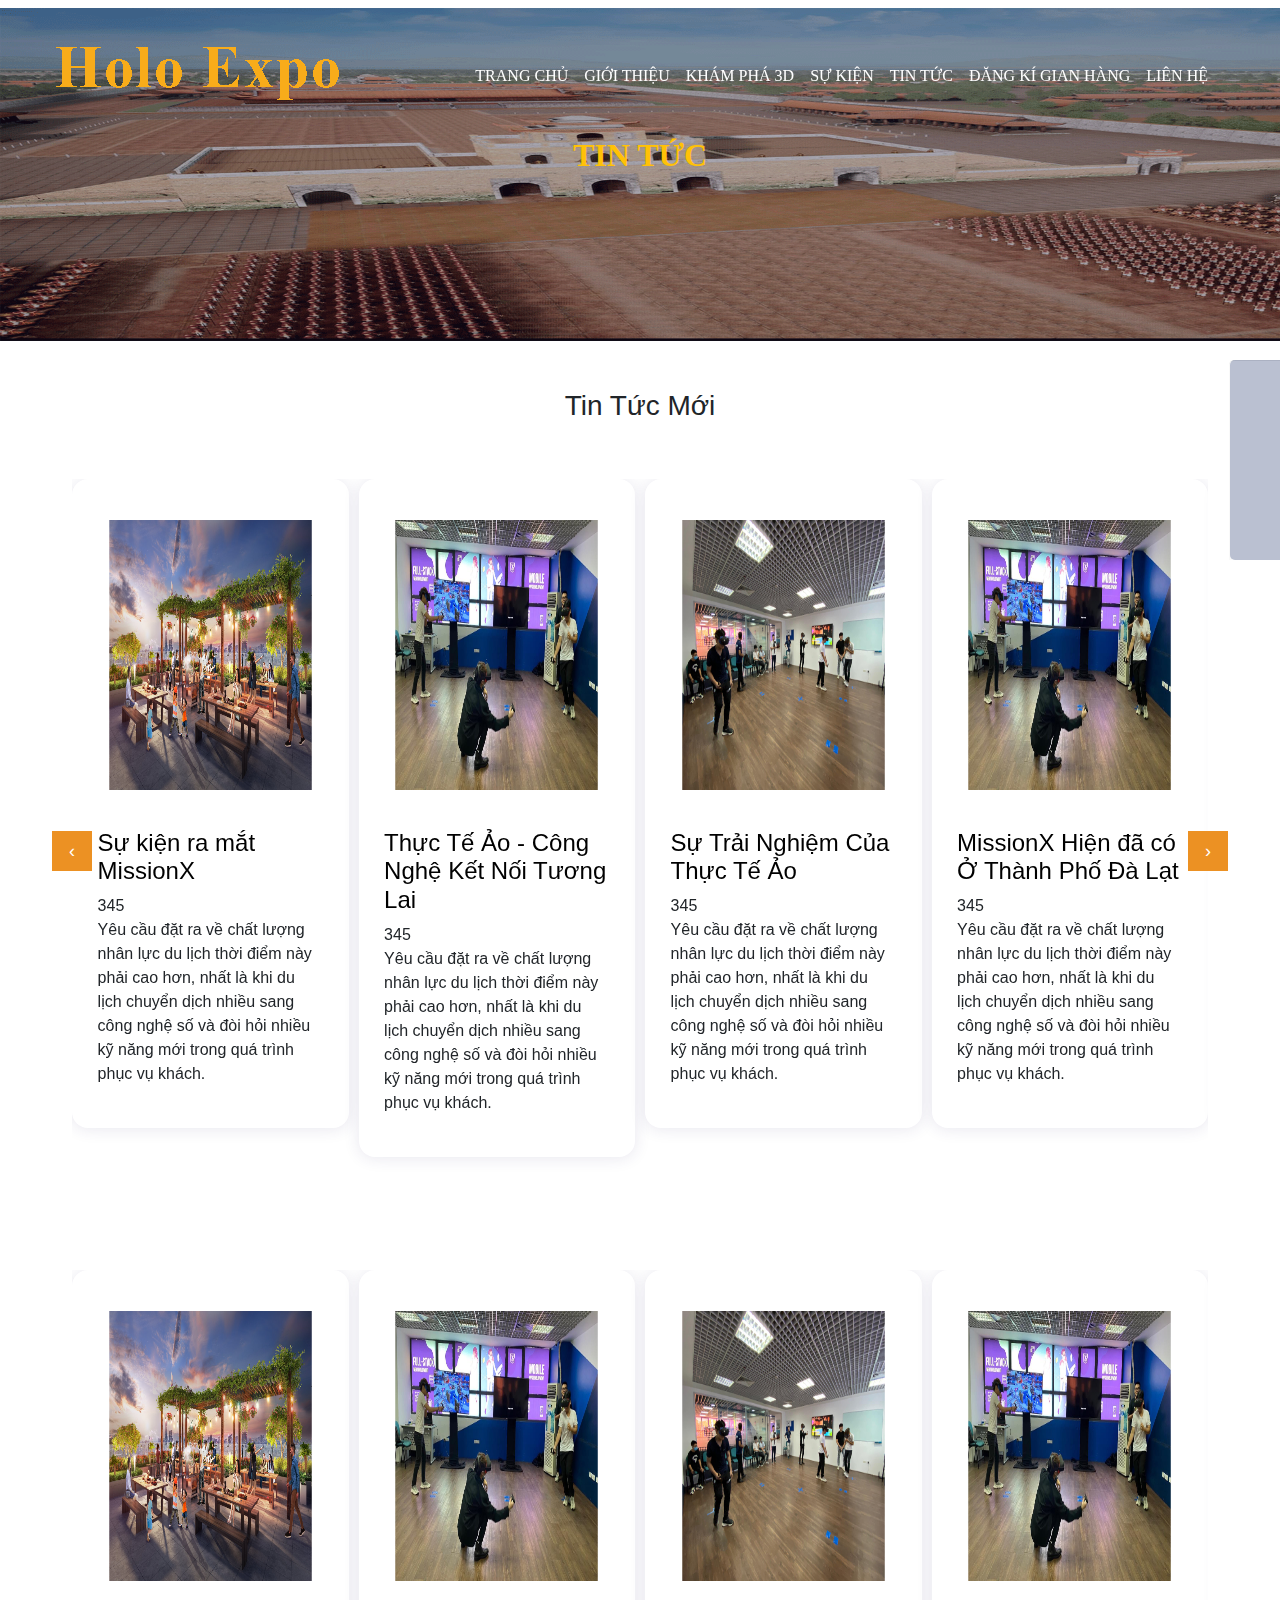
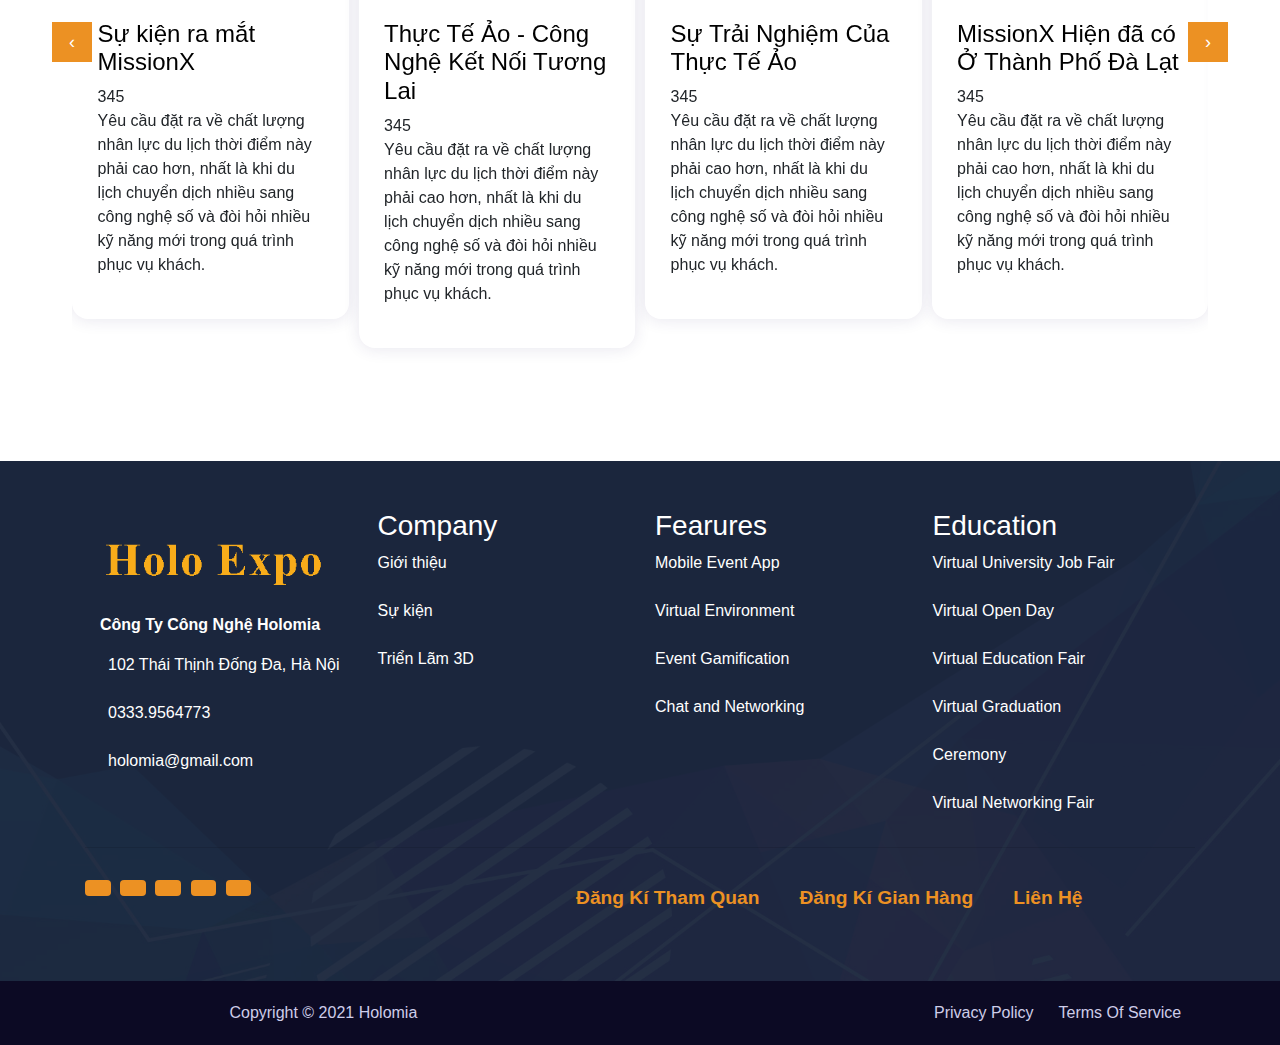
<file: page/tintuc.html>
<!doctype html>
<html lang="en">
  <head>
    <title>Tin Tức</title>
    <!-- Required meta tags -->
    <meta charset="utf-8">
    <meta name="viewport" content="width=device-width, initial-scale=1, shrink-to-fit=no">
    <link rel="stylesheet" href="https://pro.fontawesome.com/releases/v5.10.0/css/all.css" integrity="sha384-AYmEC3Yw5cVb3ZcuHtOA93w35dYTsvhLPVnYs9eStHfGJvOvKxVfELGroGkvsg+p" crossorigin="anonymous"/>
    <link rel="stylesheet" href="../asset/css/home.css">
    <link rel="stylesheet" href="../asset/css/owl.carousel.min.css" type="text/css">
   <link rel="stylesheet" href="../asset/css/owl.theme.default.min.css" type="text/css">

    <!-- Bootstrap CSS -->
    <link rel="stylesheet" href="https://stackpath.bootstrapcdn.com/bootstrap/4.3.1/css/bootstrap.min.css" integrity="sha384-ggOyR0iXCbMQv3Xipma34MD+dH/1fQ784/j6cY/iJTQUOhcWr7x9JvoRxT2MZw1T" crossorigin="anonymous">
  </head>
  <body>
    
    <header id="header w-100" class="header navbar-fixed-top scrolled" style="position: absolute; width: 100%;">
        <div class="inner-header inner-header-position  inner-header-position-fixed FadeInDown ">
            <div class="row pl-5 pr-5">
                <div class="logo">
                    <a href="" class="logo-link">
                        <img src="../asset/img/HolomiaExpo.png"  class="img-fluid logo-page  " alt="Logo Holomia">
                    </a>
                </div>
                <div class="menu-main ">
                    <nav class="navbar navbar-expand-lg justify-content-end navbar-fixed-top scrolled">
                        <!-- Toggler/collapsibe Button -->
                        <button class="navbar-toggler" type="button" data-toggle="collapse" data-target="#collapsibleNavbar">
                            <i class="fas fa-bars"></i>
                        </button>
                      
                        <!-- Navbar links -->
                        <div class="collapse navbar-collapse justify-content-center" id="collapsibleNavbar">
                          <ul class="navbar-nav">
                            <li class="nav-item">
                                <a class="nav-link" href="../index.html">TRANG CHỦ</a>
                            </li>
                            <li class="nav-item">
                                <a class="nav-link" href="#">Giới thiệu</a>
                                <ul class="menu-sub">
                                    <li class="item-sub">
                                        <a href="../page/gioithieu.html" class="sub-link">Thông Tin Chung</a>
                                    </li>
                                 
                                    <li class="item-sub">
                                        <a href="../page/sample.html" class="sub-link">Danh sách Gian Hàng</a>
                                    </li>
                                 
                                    <li class="item-sub">
                                        <a href="../page/dangki.html" class="sub-link">Đăng Kí Tham Quan</a>
                                    </li>
                                </ul>
                            </li>
                            <li class="nav-item">
                                <a class="nav-link" href="../page/khampha.html">Khám Phá 3D</a>
                            </li>
                            <li class="nav-item">
                                <a class="nav-link" href="../page/sukien.html">Sự Kiện</a>
                            </li>
                            <li class="nav-item">
                                <a class="nav-link" href="../page/tintuc.html">Tin Tức</a>
                            </li>
                            <li class="nav-item">
                                <a class="nav-link" href="../page/dkSample.html">Đăng kí Gian hàng</a>
                            </li>
                            <li class="nav-item">
                                <a class="nav-link" href="../page/contact.html">Liên hệ</a>
                            </li>
                          </ul>
                        </div>
                      </nav>
                </div>
            </div>
        </div>
    </header>
    <!-- background -->
    <div class="background w-100 pt-2">
        <div class="container-fluid">
            <div class="back-img w-100">
                <img src="../asset/img/bia9.png" class="img-fluid w-100 " alt="">
                <div class="background-title">
                    <h2 class="text-center text-warning text-title">Tin Tức</h2>
                </div>
            </div>
        </div>
    </div>


    <!-- Tin tức mới  -->

    <div class="section2-tintuc pt-5">
        <div class="banner2-tintuc pl-4 pr-4">
            <div class="row pl-5 pr-5">
                <div class="sec w-100">
                    <h3 class="text-center">Tin Tức Mới </h3>
                    <div class="list-tintuc pt-5">
                        <div class="owl-carousel">
                            <div class="item-5">
                                <img src="../asset/img/16.jpg" class="img-fluid carousel-img" alt="">
                                <div class="content-5 pt-4">
                                    <h4 class="title-new"><a href="../page/tintuc_New.html">Sự kiện ra mắt MissionX</a></h4>
                                    <span class="d-block"><i class="fas fa-eye"></i> 345</span>
                                    <span>Yêu cầu đặt ra về chất lượng nhân lực du lịch thời điểm này phải cao hơn, nhất là khi du lịch 
                                        chuyển dịch nhiều sang công nghệ số và đòi hỏi nhiều kỹ năng mới trong quá trình phục vụ khách.</span>
                                </div>
                            </div>   
                            <div class="item-5">
                                <img src="../asset/img/2.jpg" class="img-fluid carousel-img" alt="">
                                <div class="content-5 pt-4">
                                    <h4 class="title-new"><a href="../page/tintuc_New.html">Thực Tế Ảo - Công Nghệ Kết Nối Tương Lai</a></h4>
                                    <span class="d-block"><i class="fas fa-eye"></i> 345</span>
                                    <span>Yêu cầu đặt ra về chất lượng nhân lực du lịch thời điểm này phải cao hơn, nhất là khi du lịch 
                                        chuyển dịch nhiều sang công nghệ số và đòi hỏi nhiều kỹ năng mới trong quá trình phục vụ khách.</span>
                                </div>
                            </div>   
                            <div class="item-5">
                                <img src="../asset/img/3.jpg" class="img-fluid carousel-img" alt="">
                                <div class="content-5 pt-4">
                                    <h4 class="title-new"><a href="../page/tintuc_New.html">Sự Trải Nghiệm Của Thực Tế Ảo</a></h4>
                                    <span class="d-block"><i class="fas fa-eye"></i> 345</span>
                                    <span>Yêu cầu đặt ra về chất lượng nhân lực du lịch thời điểm này phải cao hơn, nhất là khi du lịch 
                                        chuyển dịch nhiều sang công nghệ số và đòi hỏi nhiều kỹ năng mới trong quá trình phục vụ khách.</span>
                                </div>
                            </div>   
                            <div class="item-5">
                                <img src="../asset/img/2.jpg" class="img-fluid carousel-img" alt="">
                                <div class="content-5 pt-4">
                                    <h4 class="title-new"><a href="../page/tintuc_New.html">MissionX Hiện đã có Ở Thành Phố Đà Lạt</a></h4>
                                    <span class="d-block"><i class="fas fa-eye"></i> 345</span>
                                    <span>Yêu cầu đặt ra về chất lượng nhân lực du lịch thời điểm này phải cao hơn, nhất là khi du lịch 
                                        chuyển dịch nhiều sang công nghệ số và đòi hỏi nhiều kỹ năng mới trong quá trình phục vụ khách.</span>
                                </div>
                            </div>   
                            <div class="item-5">
                                <img src="../asset/img/16.jpg" class="img-fluid carousel-img" alt="">
                                <div class="content-5 pt-4">
                                    <h4 class="title-new"><a href="../page/tintuc_New.html">MissionX đã có ở Đâu</a></h4>
                                    <span class="d-block"><i class="fas fa-eye"></i> 345</span>
                                    <span>Yêu cầu đặt ra về chất lượng nhân lực du lịch thời điểm này phải cao hơn, nhất là khi du lịch 
                                        chuyển dịch nhiều sang công nghệ số và đòi hỏi nhiều kỹ năng mới trong quá trình phục vụ khách.</span>
                                </div>
                            </div>                        
                        </div>
                    </div>

                    <div class="list-tintuc pt-5">
                        <div class="owl-carousel">
                            <div class="item-5">
                                <img src="../asset/img/16.jpg" class="img-fluid carousel-img" alt="">
                                <div class="content-5 pt-4">
                                    <h4 class="title-new"><a href="../page/tintuc_New.html">Sự kiện ra mắt MissionX</a></h4>
                                    <span class="d-block"><i class="fas fa-eye"></i> 345</span>
                                    <span>Yêu cầu đặt ra về chất lượng nhân lực du lịch thời điểm này phải cao hơn, nhất là khi du lịch 
                                        chuyển dịch nhiều sang công nghệ số và đòi hỏi nhiều kỹ năng mới trong quá trình phục vụ khách.</span>
                                </div>
                            </div>   
                            <div class="item-5">
                                <img src="../asset/img/2.jpg" class="img-fluid carousel-img" alt="">
                                <div class="content-5 pt-4">
                                    <h4 class="title-new"><a href="../page/tintuc_New.html">Thực Tế Ảo - Công Nghệ Kết Nối Tương Lai</a></h4>
                                    <span class="d-block"><i class="fas fa-eye"></i> 345</span>
                                    <span>Yêu cầu đặt ra về chất lượng nhân lực du lịch thời điểm này phải cao hơn, nhất là khi du lịch 
                                        chuyển dịch nhiều sang công nghệ số và đòi hỏi nhiều kỹ năng mới trong quá trình phục vụ khách.</span>
                                </div>
                            </div>   
                            <div class="item-5">
                                <img src="../asset/img/3.jpg" class="img-fluid carousel-img" alt="">
                                <div class="content-5 pt-4">
                                    <h4 class="title-new"><a href="../page/tintuc_New.html">Sự Trải Nghiệm Của Thực Tế Ảo</a></h4>
                                    <span class="d-block"><i class="fas fa-eye"></i> 345</span>
                                    <span>Yêu cầu đặt ra về chất lượng nhân lực du lịch thời điểm này phải cao hơn, nhất là khi du lịch 
                                        chuyển dịch nhiều sang công nghệ số và đòi hỏi nhiều kỹ năng mới trong quá trình phục vụ khách.</span>
                                </div>
                            </div>   
                            <div class="item-5">
                                <img src="../asset/img/2.jpg" class="img-fluid carousel-img" alt="">
                                <div class="content-5 pt-4">
                                    <h4 class="title-new"><a href="../page/tintuc_New.html">MissionX Hiện đã có Ở Thành Phố Đà Lạt</a></h4>
                                    <span class="d-block"><i class="fas fa-eye"></i> 345</span>
                                    <span>Yêu cầu đặt ra về chất lượng nhân lực du lịch thời điểm này phải cao hơn, nhất là khi du lịch 
                                        chuyển dịch nhiều sang công nghệ số và đòi hỏi nhiều kỹ năng mới trong quá trình phục vụ khách.</span>
                                </div>
                            </div>   
                            <div class="item-5">
                                <img src="../asset/img/16.jpg" class="img-fluid carousel-img" alt="">
                                <div class="content-5 pt-4">
                                    <h4 class="title-new"><a href="../page/tintuc_New.html">MissionX đã có ở Đâu</a></h4>
                                    <span class="d-block"><i class="fas fa-eye"></i> 345</span>
                                    <span>Yêu cầu đặt ra về chất lượng nhân lực du lịch thời điểm này phải cao hơn, nhất là khi du lịch 
                                        chuyển dịch nhiều sang công nghệ số và đòi hỏi nhiều kỹ năng mới trong quá trình phục vụ khách.</span>
                                </div>
                            </div>                
                        </div>
                    </div>
                </div>
            </div>
        </div>
        <!-- quay lai dau trang -->
        <div id="quaylai" class="back-to-top"><i class="fas fa-chevron-up"></i></div>
    </div>


    <!--  footer -->
    <div class="footer-company mt-5 ">
        <div class="footer-background">
            <div class="container">
                <div class="">
                    <div class="row">
                        <div class="col-md-3">
                            <div class="item-footer">
                                <img src="../asset/img/HolomiaExpo.png" style=" width: 90%;" alt="">
                                <p class="text-white"><strong>Công Ty Công Nghệ Holomia</strong></p>
                                <p class="mt-2"><i class="fas fa-map-marker-alt pr-2 text-warning"></i>  102 Thái Thịnh Đống Đa, Hà Nội</p>
                                <p class="mt-4"><i class="fas fa-phone-alt pr-2 text-warning"></i>  0333.9564773</p>
                                <p class="mt-4"><i class="fas fa-envelope pr-2 text-warning"></i> holomia@gmail.com</p>
                            </div>
                        </div>
                        <div class="col-md-3">
                            <div class="item-footer">
                              <h3>Company</h3>
                                <p class="mt-2">Giới thiệu</p>
                                <p class="mt-4">Sự kiện</p>
                                <p class="mt-4">Triển Lãm 3D</p>
                            </div>
                        </div>
                        <div class="col-md-3">
                            <div class="item-footer">
                              <h3>Fearures</h3>
                                <p class="mt-2">Mobile Event App</p>
                                <p class="mt-4">Virtual Environment</p>
                                <p class="mt-4">Event Gamification</p>
                                <p class="mt-4">Chat and Networking</p>
                            </div>
                        </div>
                        <div class="col-md-3">
                            <div class="item-footer">
                              <h3>Education</h3>
                                <p class="mt-2">Virtual University Job Fair</p>
                                <p class="mt-4">Virtual Open Day</p>
                                <p class="mt-4">Virtual Education Fair</p>
                                <p class="mt-4">Virtual Graduation</p>
                                <p class="mt-4">Ceremony</p>
                                <p class="mt-4">Virtual Networking Fair</p>
                            </div>
                        </div>
                    </div>
                   <hr>
                   <div class="row">
                       <div class="icon-footer">
                        <div class="icon">
                            <ul class="infor-icon">
                                <li class="infor-icon-item">
                                    <a href="#" class="infor-icon-link"><i class="fab fa-facebook-f"></i></a>
                                </li>
                                <li class="infor-icon-item ">
                                    <a href="#" class="infor-icon-link"><i class="fab fa-twitter"></i></a>
                                </li>
                                <li class="infor-icon-item ">
                                    <a href="#" class="infor-icon-link"><i class="fab fa-google"></i></a>
                                </li>
                                <li class="infor-icon-item ">
                                    <a href="#" class="infor-icon-link"><i class="fab fa-pinterest"></i></a>
                                </li>
                                <li class="infor-icon-item ">
                                    <a href="#" class="infor-icon-link"><i class="fab fa-instagram"></i></a>
                                </li>
                            </ul>
                        </div>
                       </div>
                       <div class="contact-footer">
                            <ul class="list-contact justify-content-end">
                                <li class="contact-item">
                                    <a href="../page/dangki.html" class="contact-link">Đăng Kí Tham Quan</a>
                                </li>
                                <li  class="contact-item">
                                    <a href="../page/dkSample.html" class="contact-link">Đăng Kí Gian Hàng</a>
                                </li>
                                <li  class="contact-item">
                                    <a href="../page/contact.html" class="contact-link">Liên Hệ</a>
                                </li>
                            </ul>
                       </div>
                   </div>
                </div>
            </div>
        </div>
        
        
    </div>
    <div class="footer-end ">
        <div class="row">
            <div class="coryright ">
                <div class="copyright-sec "><span class="justify-content-center coryright-content text-gray">Copyright © 2021 Holomia</span></div>
            </div>
            <div class="privacy justify-content-end">
                <ul class="links-privacy">
                    <li class="item-privacy text-gray"><a href="privacy-policy/index.html">Privacy Policy</a></li>
                    <li  class="item-privacy text-gray"><a href="terms-of-service/index.html">Terms Of Service</a></li>
                </ul>
            </div>
        </div>
    </div>
    <!-- menu- sibar  -->
    <div class="menu-sibar">
        <ul class="nav-fixed-ul">
            <li class="item-sibar">
                <a href="../page/tintuc.html" class="link-sibar">
                    <i class="fas fa-globe-africa"></i>
                </a>
                <span class="title-sibar">Tin Tức</span>
            </li>
            <li class="item-sibar">
                <a href="../page/sample.html" class="link-sibar">
                    <i class="fas fa-store"></i>
                </a>
                <span class="title-sibar">Gian Hàng Triển Lãm</span>
            </li>
            <li class="item-sibar">
                <a href="../page/khampha.html" class="link-sibar">
                    <i class="fas fa-vr-cardboard"></i>
                </a>
            <span class="title-sibar">Khám Phá 3D</span>
            </li>
            <li class="item-sibar">
                <a href="../page/contact.html" class="link-sibar">
                    <i class="fas fa-comment"></i>
                </a>
                <span class="title-sibar">Liên Hệ</span>
            </li>
        </ul>
    </div>
      
    <!-- Optional JavaScript -->
    <!-- jQuery first, then Popper.js, then Bootstrap JS -->
    <script src="https://code.jquery.com/jquery-3.3.1.slim.min.js" integrity="sha384-q8i/X+965DzO0rT7abK41JStQIAqVgRVzpbzo5smXKp4YfRvH+8abtTE1Pi6jizo" crossorigin="anonymous"></script>
    <script src="https://cdnjs.cloudflare.com/ajax/libs/popper.js/1.14.7/umd/popper.min.js" integrity="sha384-UO2eT0CpHqdSJQ6hJty5KVphtPhzWj9WO1clHTMGa3JDZwrnQq4sF86dIHNDz0W1" crossorigin="anonymous"></script>
    <script src="https://stackpath.bootstrapcdn.com/bootstrap/4.3.1/js/bootstrap.min.js" integrity="sha384-JjSmVgyd0p3pXB1rRibZUAYoIIy6OrQ6VrjIEaFf/nJGzIxFDsf4x0xIM+B07jRM" crossorigin="anonymous"></script>
    <script src="../asset/js/owl.carousel.min.js"></script>
  
    <script src="../asset/js/main.js"></script>

</body>
</html>
</file>
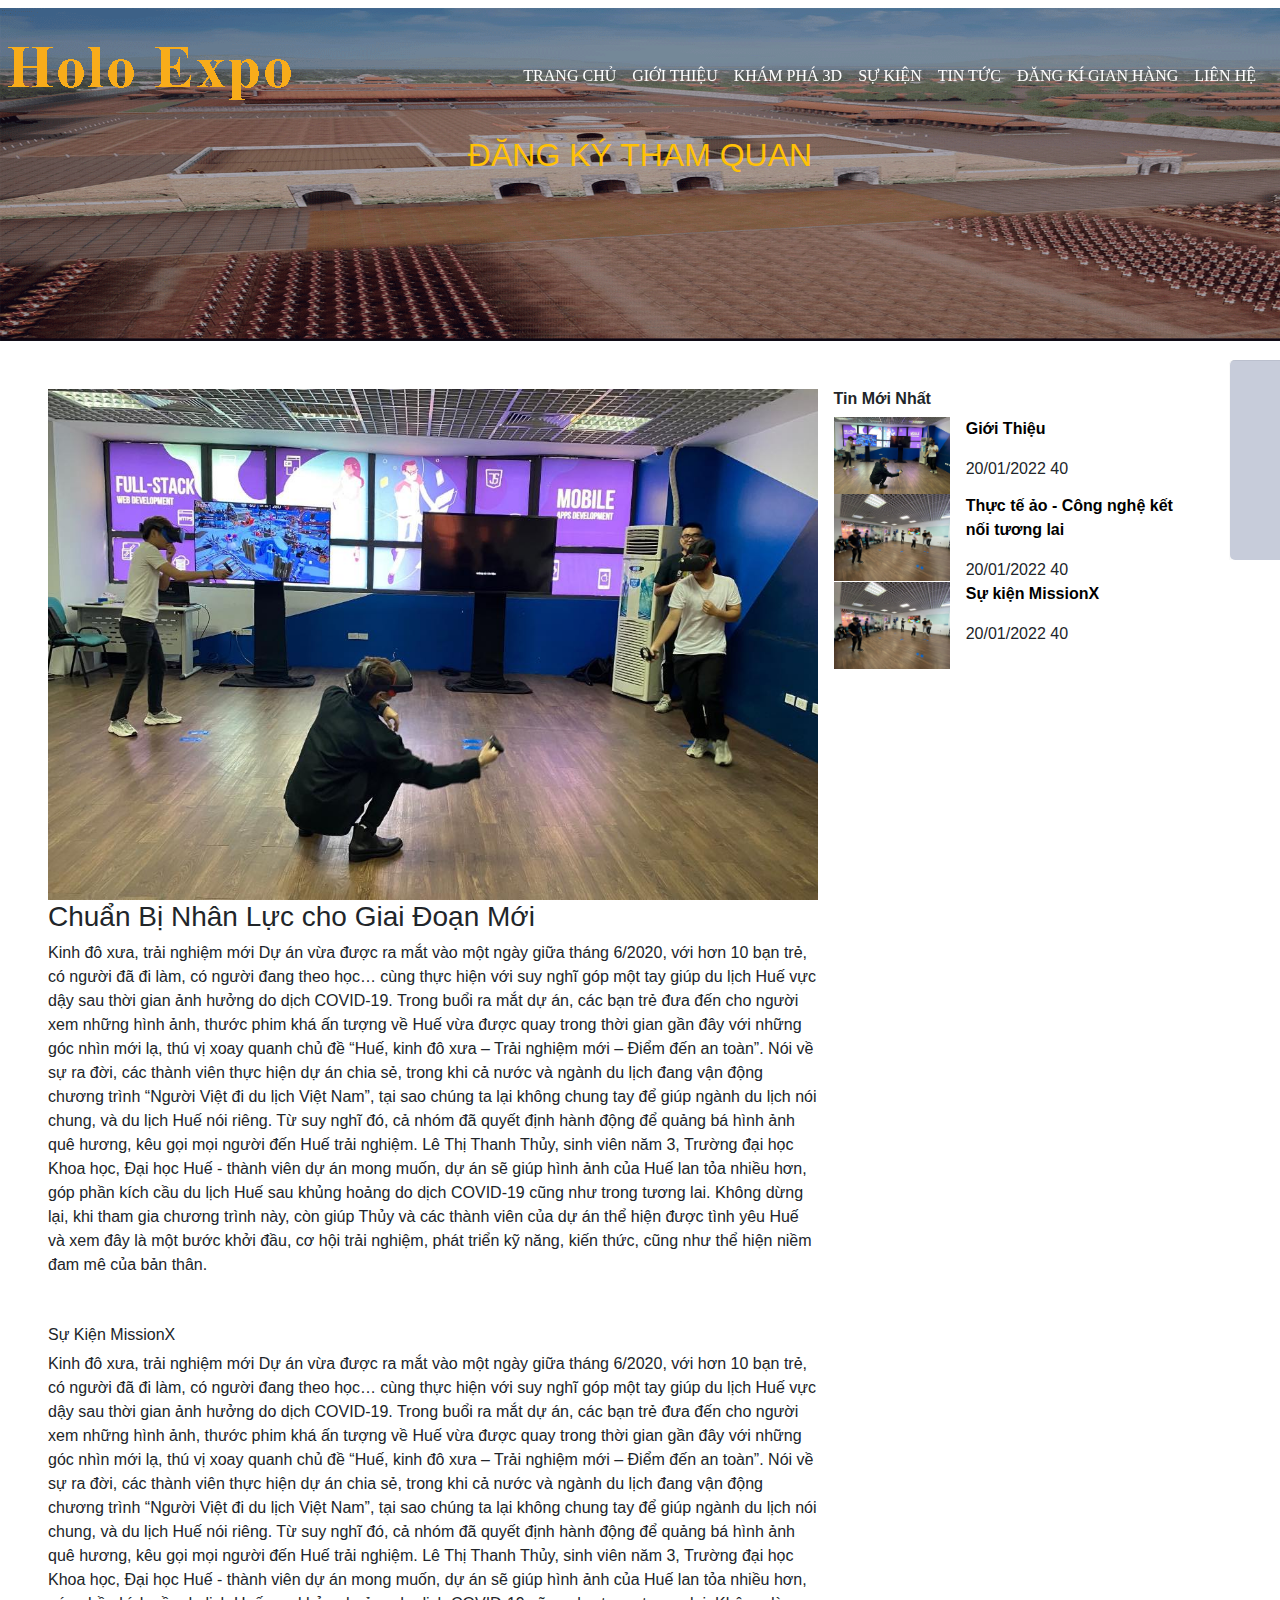
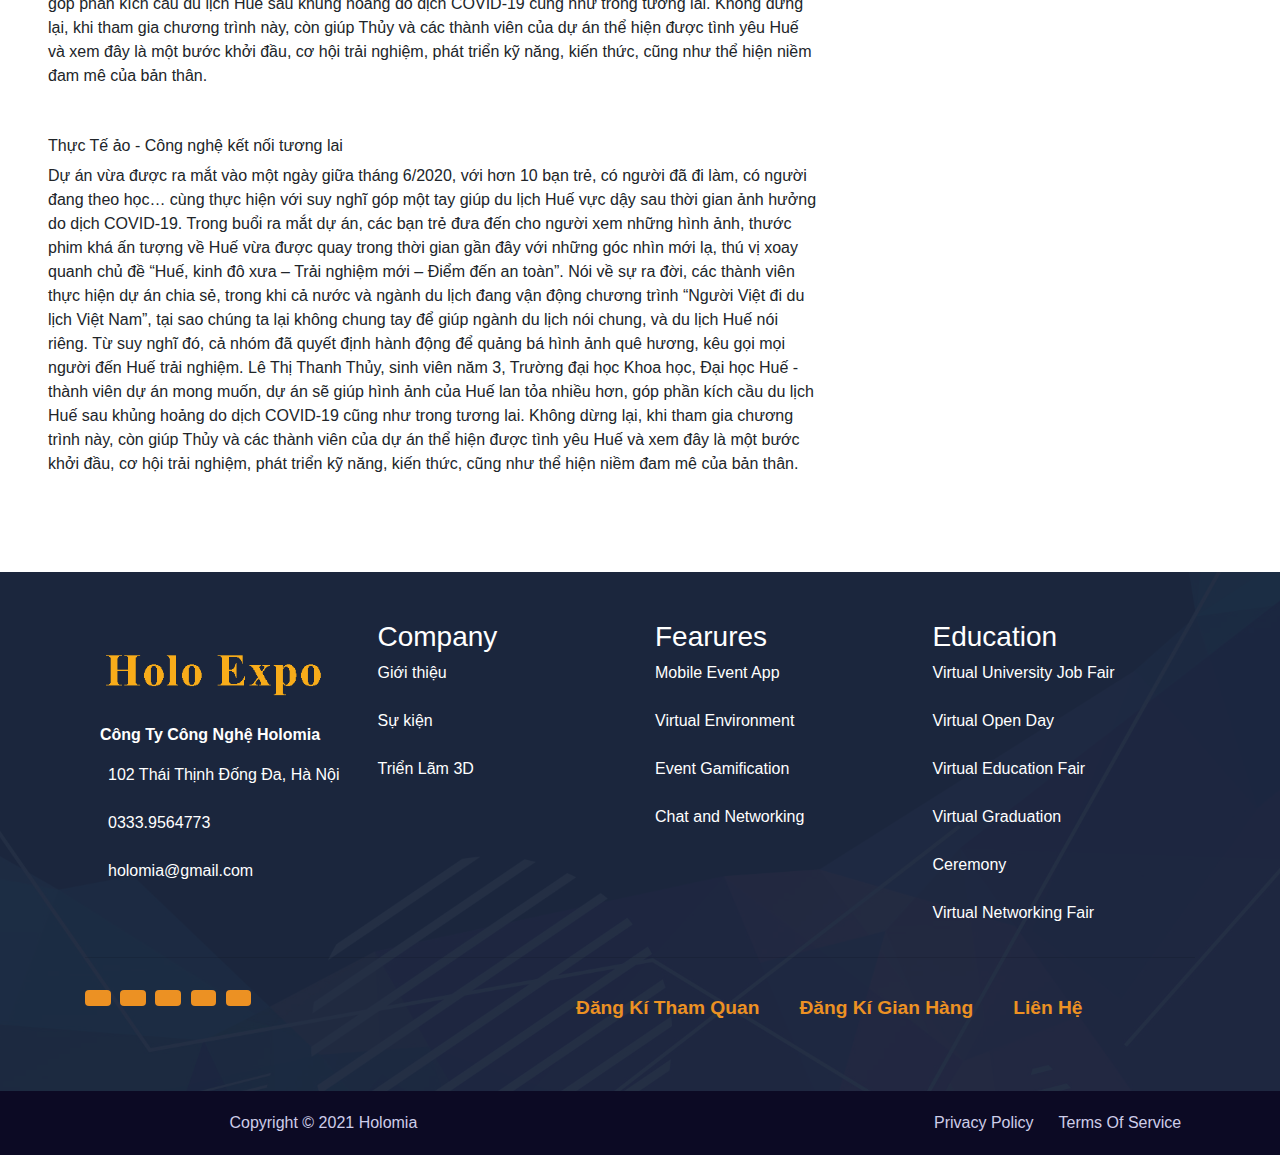
<file: page/tintuc_New.html>
<!doctype html>
<html lang="en">
  <head>
    <title>Tin Tức Mới</title>
    <!-- Required meta tags -->
    <meta charset="utf-8">
    <meta name="viewport" content="width=device-width, initial-scale=1, shrink-to-fit=no">
    <link rel="stylesheet" href="https://pro.fontawesome.com/releases/v5.10.0/css/all.css" integrity="sha384-AYmEC3Yw5cVb3ZcuHtOA93w35dYTsvhLPVnYs9eStHfGJvOvKxVfELGroGkvsg+p" crossorigin="anonymous"/>
    <link rel="stylesheet" href="../asset/css/page/tintuc_New.css">

    <!-- Bootstrap CSS -->
    <link rel="stylesheet" href="https://stackpath.bootstrapcdn.com/bootstrap/4.3.1/css/bootstrap.min.css" integrity="sha384-ggOyR0iXCbMQv3Xipma34MD+dH/1fQ784/j6cY/iJTQUOhcWr7x9JvoRxT2MZw1T" crossorigin="anonymous">
  </head>
  <body>
    <header id="header w-100" class="header navbar-fixed-top scrolled" style="position: absolute; width: 100%;">
        <div class="inner-header inner-header-position  inner-header-position-fixed FadeInDown ">
            <div class="row header-logo" >
                <div class="logo">
                    <!-- <a href="" class="logo-link"> -->
                        <img src="../asset/img/HolomiaExpo.png"  class="img-fluid logo-page  " alt="Logo Holomia">
                    <!-- </a> -->
                </div>
                <div class="menu-main ">
                    <nav class="navbar navbar-expand-lg justify-content-end navbar-fixed-top scrolled">
                        <!-- Toggler/collapsibe Button -->
                        <button class="navbar-toggler" type="button" data-toggle="collapse" data-target="#collapsibleNavbar">
                            <i class="fas fa-bars"></i>
                        </button>
                    
                        <!-- Navbar links -->
                        <div class="collapse navbar-collapse justify-content-center" id="collapsibleNavbar">
                        <ul class="navbar-nav">
                            <li class="nav-item">
                                <a class="nav-link" href="../index.html">TRANG CHỦ</a>
                            </li>
                            <li class="nav-item">
                                <a class="nav-link" href="#">Giới thiệu</a>
                                <ul class="menu-sub">
                                    <li class="item-sub">
                                        <a href="../page/gioithieu.html" class="sub-link">Thông Tin Chung</a>
                                    </li>
                                
                                    <li class="item-sub">
                                        <a href="../page/sample.html" class="sub-link">Danh sách Gian Hàng</a>
                                    </li>
                                
                                    <li class="item-sub">
                                        <a href="../page/dangki.html" class="sub-link">Đăng Kí Tham Quan</a>
                                    </li>
                                </ul>
                            </li>
                            <li class="nav-item">
                                <a class="nav-link" href="../page/khampha.html">Khám Phá 3D</a>
                            </li>
                            <li class="nav-item">
                                <a class="nav-link" href="../page/sukien.html">Sự Kiện</a>
                            </li>
                            <li class="nav-item">
                                <a class="nav-link" href="../page/tintuc.html">Tin Tức</a>
                            </li>
                            <li class="nav-item">
                                <a class="nav-link" href="../page/dkSample.html">Đăng kí Gian hàng</a>
                            </li>
                            <li class="nav-item link-contact-none">
                                <a class="nav-link" href="../page/contact.html">Liên hệ</a>
                            </li>
                        </ul>
                        </div>
                    </nav>
                </div>
            </div>
        </div>
    </header>
    <!-- background -->
    <div class="background w-100 pt-2">
        <div class="container-fluid">
            <div class="back-img w-100">
                <img src="../asset/img/bia9.png" class="img-fluid w-100 " alt="">
                <div class="background-title">
                    <h2 class="text-center text-warning text-title">ĐĂNG KÝ tham quan </h2>
                </div>
            </div>
        </div>
    </div>
<!-- Tin tức Mới -->
    <div class="section-2">
        <div class="container-fluid">
            <div class="sec-2 ">
                <div class="row">
                    <div class="col-left">
                        <div class="sec2-content">
                            <img src="../asset/img/2.jpg" class="img-fluid " alt="">
                            <div class="content">
                                <h3>Chuẩn Bị Nhân Lực cho Giai Đoạn Mới</h3>
                                <span>Kinh đô xưa, trải nghiệm mới
    
                                    Dự án vừa được ra mắt vào một ngày giữa tháng 6/2020, với hơn 10 bạn trẻ, có người đã đi làm, có người đang theo học… cùng thực hiện với suy nghĩ góp một tay giúp du lịch Huế vực dậy sau thời gian ảnh hưởng do dịch COVID-19.
                                    
                                    Trong buổi ra mắt dự án, các bạn trẻ đưa đến cho người xem những hình ảnh, thước phim khá ấn tượng về Huế vừa được quay trong thời gian gần đây với những góc nhìn mới lạ, thú vị xoay quanh chủ đề “Huế, kinh đô xưa – Trải nghiệm mới – Điểm đến an toàn”. Nói về sự ra đời, các thành viên thực hiện dự án chia sẻ, trong khi cả nước và ngành du lịch đang vận động chương trình “Người Việt đi du lịch Việt Nam”, tại sao chúng ta lại không chung tay để giúp ngành du lịch nói chung, và du lịch Huế nói riêng. Từ suy nghĩ đó, cả nhóm đã quyết định hành động để quảng bá hình ảnh quê hương, kêu gọi mọi người đến Huế trải nghiệm.
                                    
                                    Lê Thị Thanh Thủy, sinh viên năm 3, Trường đại học Khoa học, Đại học Huế - thành viên dự án mong muốn, dự án sẽ giúp hình ảnh của Huế lan tỏa nhiều hơn, góp phần kích cầu du lịch Huế sau khủng hoảng do dịch COVID-19 cũng như trong tương lai.
                                    
                                    Không dừng lại, khi tham gia chương trình này, còn giúp Thủy và các thành viên của dự án thể hiện được tình yêu Huế và xem đây là một bước khởi đầu, cơ hội trải nghiệm, phát triển kỹ năng, kiến thức, cũng như thể hiện niềm đam mê của bản thân.
                                </span>
                                <h6 class="pt-5">Sự Kiện MissionX</h6>
                                <span>Kinh đô xưa, trải nghiệm mới
    
                                    Dự án vừa được ra mắt vào một ngày giữa tháng 6/2020, với hơn 10 bạn trẻ, có người đã đi làm, có người đang theo học… cùng thực hiện với suy nghĩ góp một tay giúp du lịch Huế vực dậy sau thời gian ảnh hưởng do dịch COVID-19.
                                    
                                    Trong buổi ra mắt dự án, các bạn trẻ đưa đến cho người xem những hình ảnh, thước phim khá ấn tượng về Huế vừa được quay trong thời gian gần đây với những góc nhìn mới lạ, thú vị xoay quanh chủ đề “Huế, kinh đô xưa – Trải nghiệm mới – Điểm đến an toàn”. Nói về sự ra đời, các thành viên thực hiện dự án chia sẻ, trong khi cả nước và ngành du lịch đang vận động chương trình “Người Việt đi du lịch Việt Nam”, tại sao chúng ta lại không chung tay để giúp ngành du lịch nói chung, và du lịch Huế nói riêng. Từ suy nghĩ đó, cả nhóm đã quyết định hành động để quảng bá hình ảnh quê hương, kêu gọi mọi người đến Huế trải nghiệm.
                                    
                                    Lê Thị Thanh Thủy, sinh viên năm 3, Trường đại học Khoa học, Đại học Huế - thành viên dự án mong muốn, dự án sẽ giúp hình ảnh của Huế lan tỏa nhiều hơn, góp phần kích cầu du lịch Huế sau khủng hoảng do dịch COVID-19 cũng như trong tương lai.
                                    
                                    Không dừng lại, khi tham gia chương trình này, còn giúp Thủy và các thành viên của dự án thể hiện được tình yêu Huế và xem đây là một bước khởi đầu, cơ hội trải nghiệm, phát triển kỹ năng, kiến thức, cũng như thể hiện niềm đam mê của bản thân.
                                </span>
                                <h6 class="pt-5">Thực Tế ảo - Công nghệ kết nối tương lai</h6>
                                <span>
    
                                    Dự án vừa được ra mắt vào một ngày giữa tháng 6/2020, với hơn 10 bạn trẻ, có người đã đi làm, có người đang theo học… cùng thực hiện với suy nghĩ góp một tay giúp du lịch Huế vực dậy sau thời gian ảnh hưởng do dịch COVID-19.
                                    
                                    Trong buổi ra mắt dự án, các bạn trẻ đưa đến cho người xem những hình ảnh, thước phim khá ấn tượng về Huế vừa được quay trong thời gian gần đây với những góc nhìn mới lạ, thú vị xoay quanh chủ đề “Huế, kinh đô xưa – Trải nghiệm mới – Điểm đến an toàn”. Nói về sự ra đời, các thành viên thực hiện dự án chia sẻ, trong khi cả nước và ngành du lịch đang vận động chương trình “Người Việt đi du lịch Việt Nam”, tại sao chúng ta lại không chung tay để giúp ngành du lịch nói chung, và du lịch Huế nói riêng. Từ suy nghĩ đó, cả nhóm đã quyết định hành động để quảng bá hình ảnh quê hương, kêu gọi mọi người đến Huế trải nghiệm.
                                    
                                    Lê Thị Thanh Thủy, sinh viên năm 3, Trường đại học Khoa học, Đại học Huế - thành viên dự án mong muốn, dự án sẽ giúp hình ảnh của Huế lan tỏa nhiều hơn, góp phần kích cầu du lịch Huế sau khủng hoảng do dịch COVID-19 cũng như trong tương lai.
                                    
                                    Không dừng lại, khi tham gia chương trình này, còn giúp Thủy và các thành viên của dự án thể hiện được tình yêu Huế và xem đây là một bước khởi đầu, cơ hội trải nghiệm, phát triển kỹ năng, kiến thức, cũng như thể hiện niềm đam mê của bản thân.
                                </span>
                            </div>
                        </div>
                    </div>
                    <div class="col-right">
                        <div class="sec2-storynew">
                            <h6><strong>Tin Mới Nhất</strong></h6>
                            <div class="sec2-list">
                                <div class="sec2-item ">
                                    <div class="row item">
                                        <div class="item-img">
                                            <img src="../asset/img/2.jpg" class="img-fluid " alt="">
                                        </div>
                                        <div class="item-content">
                                            <p class="title-new"><strong><a href="../page/tintuc_New.html">Giới Thiệu</a></strong></p>
                                            <span><i class="fas fa-calendar"></i> 20/01/2022 <i class="fas fa-eye"></i> 40</span>
                                        </div>
                                    </div>
                                    <div class="row item ">
                                        <div class="item-img">
                                            <img src="../asset/img/3.jpg" class="img-fluid " alt="">
                                        </div>
                                        <div class="item-content">
                                            <p class="title-new"><strong><a href="../page/tintuc_New.html"> Thực tế ảo - Công nghệ kết nối tương lai</a></strong></p>
                                            <span><i class="fas fa-calendar"></i> 20/01/2022 <i class="fas fa-eye"></i> 40</span>
                                        </div>
                                    </div>
                                    <div class="row item">
                                        <div class="item-img">
                                            <img src="../asset/img/3.jpg" class="img-fluid " alt="">
                                        </div>
                                        <div class="item-content">
                                            <p class="title-new"><strong><a href="../page/tintuc_New.html">Sự kiện MissionX</a></strong></p>
                                            <span><i class="fas fa-calendar"></i> 20/01/2022 <i class="fas fa-eye"></i> 40</span>
                                        </div>
                                    </div>
                                </div>
                            </div>
                        </div>
                    </div>
                </div>
            </div>
        </div>
    </div>

<!-- footer -->
<div class="footer-company mt-5 ">
    <div class="footer-background">
        <div class="container">
            <div class="">
                <div class="row">
                    <div class="col-md-3">
                        <div class="item-footer">
                            <img src="../asset/img/HolomiaExpo.png" style=" width: 90%;" alt="">
                            <p class="text-white"><strong>Công Ty Công Nghệ Holomia</strong></p>
                            <p class="mt-2"><i class="fas fa-map-marker-alt pr-2 text-warning"></i>  102 Thái Thịnh Đống Đa, Hà Nội</p>
                            <p class="mt-4"><i class="fas fa-phone-alt pr-2 text-warning"></i>  0333.9564773</p>
                            <p class="mt-4"><i class="fas fa-envelope pr-2 text-warning"></i> holomia@gmail.com</p>
                        </div>
                    </div>
                    <div class="col-md-3">
                        <div class="item-footer">
                          <h3>Company</h3>
                            <p class="mt-2">Giới thiệu</p>
                            <p class="mt-4">Sự kiện</p>
                            <p class="mt-4">Triển Lãm 3D</p>
                        </div>
                    </div>
                    <div class="col-md-3">
                        <div class="item-footer">
                          <h3>Fearures</h3>
                            <p class="mt-2">Mobile Event App</p>
                            <p class="mt-4">Virtual Environment</p>
                            <p class="mt-4">Event Gamification</p>
                            <p class="mt-4">Chat and Networking</p>
                        </div>
                    </div>
                    <div class="col-md-3">
                        <div class="item-footer">
                          <h3>Education</h3>
                            <p class="mt-2">Virtual University Job Fair</p>
                            <p class="mt-4">Virtual Open Day</p>
                            <p class="mt-4">Virtual Education Fair</p>
                            <p class="mt-4">Virtual Graduation</p>
                            <p class="mt-4">Ceremony</p>
                            <p class="mt-4">Virtual Networking Fair</p>
                        </div>
                    </div>
                </div>
               <hr>
               <div class="row">
                   <div class="icon-footer">
                    <div class="icon">
                        <ul class="infor-icon">
                            <li class="infor-icon-item">
                                <a href="#" class="infor-icon-link"><i class="fab fa-facebook-f"></i></a>
                            </li>
                            <li class="infor-icon-item ">
                                <a href="#" class="infor-icon-link"><i class="fab fa-twitter"></i></a>
                            </li>
                            <li class="infor-icon-item ">
                                <a href="#" class="infor-icon-link"><i class="fab fa-google"></i></a>
                            </li>
                            <li class="infor-icon-item ">
                                <a href="#" class="infor-icon-link"><i class="fab fa-pinterest"></i></a>
                            </li>
                            <li class="infor-icon-item ">
                                <a href="#" class="infor-icon-link"><i class="fab fa-instagram"></i></a>
                            </li>
                        </ul>
                    </div>
                   </div>
                   <div class="contact-footer">
                        <ul class="list-contact justify-content-end">
                            <li class="contact-item">
                                <a href="../page/dangki.html" class="contact-link">Đăng Kí Tham Quan</a>
                            </li>
                            <li  class="contact-item">
                                <a href="../page/dkSample.html" class="contact-link">Đăng Kí Gian Hàng</a>
                            </li>
                            <li  class="contact-item">
                                <a href="../page/contact.html" class="contact-link">Liên Hệ</a>
                            </li>
                        </ul>
                   </div>
               </div>
            </div>
        </div>
    </div>
    
    
</div>
<div class="footer-end ">
    <div class="row">
        <div class="coryright ">
            <div class="copyright-sec "><span class="justify-content-center coryright-content text-gray">Copyright © 2021 Holomia</span></div>
        </div>
        <div class="privacy justify-content-end">
            <ul class="links-privacy">
                <li class="item-privacy text-gray"><a href="privacy-policy/index.html">Privacy Policy</a></li>
                <li  class="item-privacy text-gray"><a href="terms-of-service/index.html">Terms Of Service</a></li>
            </ul>
        </div>
    </div>
</div>
    <!-- menu- sibar  -->
    <div class="menu-sibar">
        <ul class="nav-fixed-ul">
            <li class="item-sibar">
                <a href="../page/tintuc.html" class="link-sibar">
                    <i class="fas fa-globe-africa"></i>
                </a>
                <span class="title-sibar">Tin Tức</span>
            </li>
            <li class="item-sibar">
                <a href="../page/sample.html" class="link-sibar">
                    <i class="fas fa-store"></i>
                </a>
                <span class="title-sibar">Gian Hàng Triển Lãm</span>
            </li>
            <li class="item-sibar">
                <a href="../page/khampha.html" class="link-sibar">
                    <i class="fas fa-vr-cardboard"></i>
                </a>
            <span class="title-sibar">Khám Phá 3D</span>
            </li>
            <li class="item-sibar">
                <a href="../page/contact.html" class="link-sibar">
                    <i class="fas fa-comment"></i>
                </a>
                <span class="title-sibar">Liên Hệ</span>
            </li>
        </ul>
    </div>
      
    <!-- Optional JavaScript -->
    <!-- jQuery first, then Popper.js, then Bootstrap JS -->
    <script src="https://code.jquery.com/jquery-3.3.1.slim.min.js" integrity="sha384-q8i/X+965DzO0rT7abK41JStQIAqVgRVzpbzo5smXKp4YfRvH+8abtTE1Pi6jizo" crossorigin="anonymous"></script>
    <script src="https://cdnjs.cloudflare.com/ajax/libs/popper.js/1.14.7/umd/popper.min.js" integrity="sha384-UO2eT0CpHqdSJQ6hJty5KVphtPhzWj9WO1clHTMGa3JDZwrnQq4sF86dIHNDz0W1" crossorigin="anonymous"></script>
    <script src="https://stackpath.bootstrapcdn.com/bootstrap/4.3.1/js/bootstrap.min.js" integrity="sha384-JjSmVgyd0p3pXB1rRibZUAYoIIy6OrQ6VrjIEaFf/nJGzIxFDsf4x0xIM+B07jRM" crossorigin="anonymous"></script>
    <script src="../asset/js/main.js"></script>
</body>
</html>
</file>
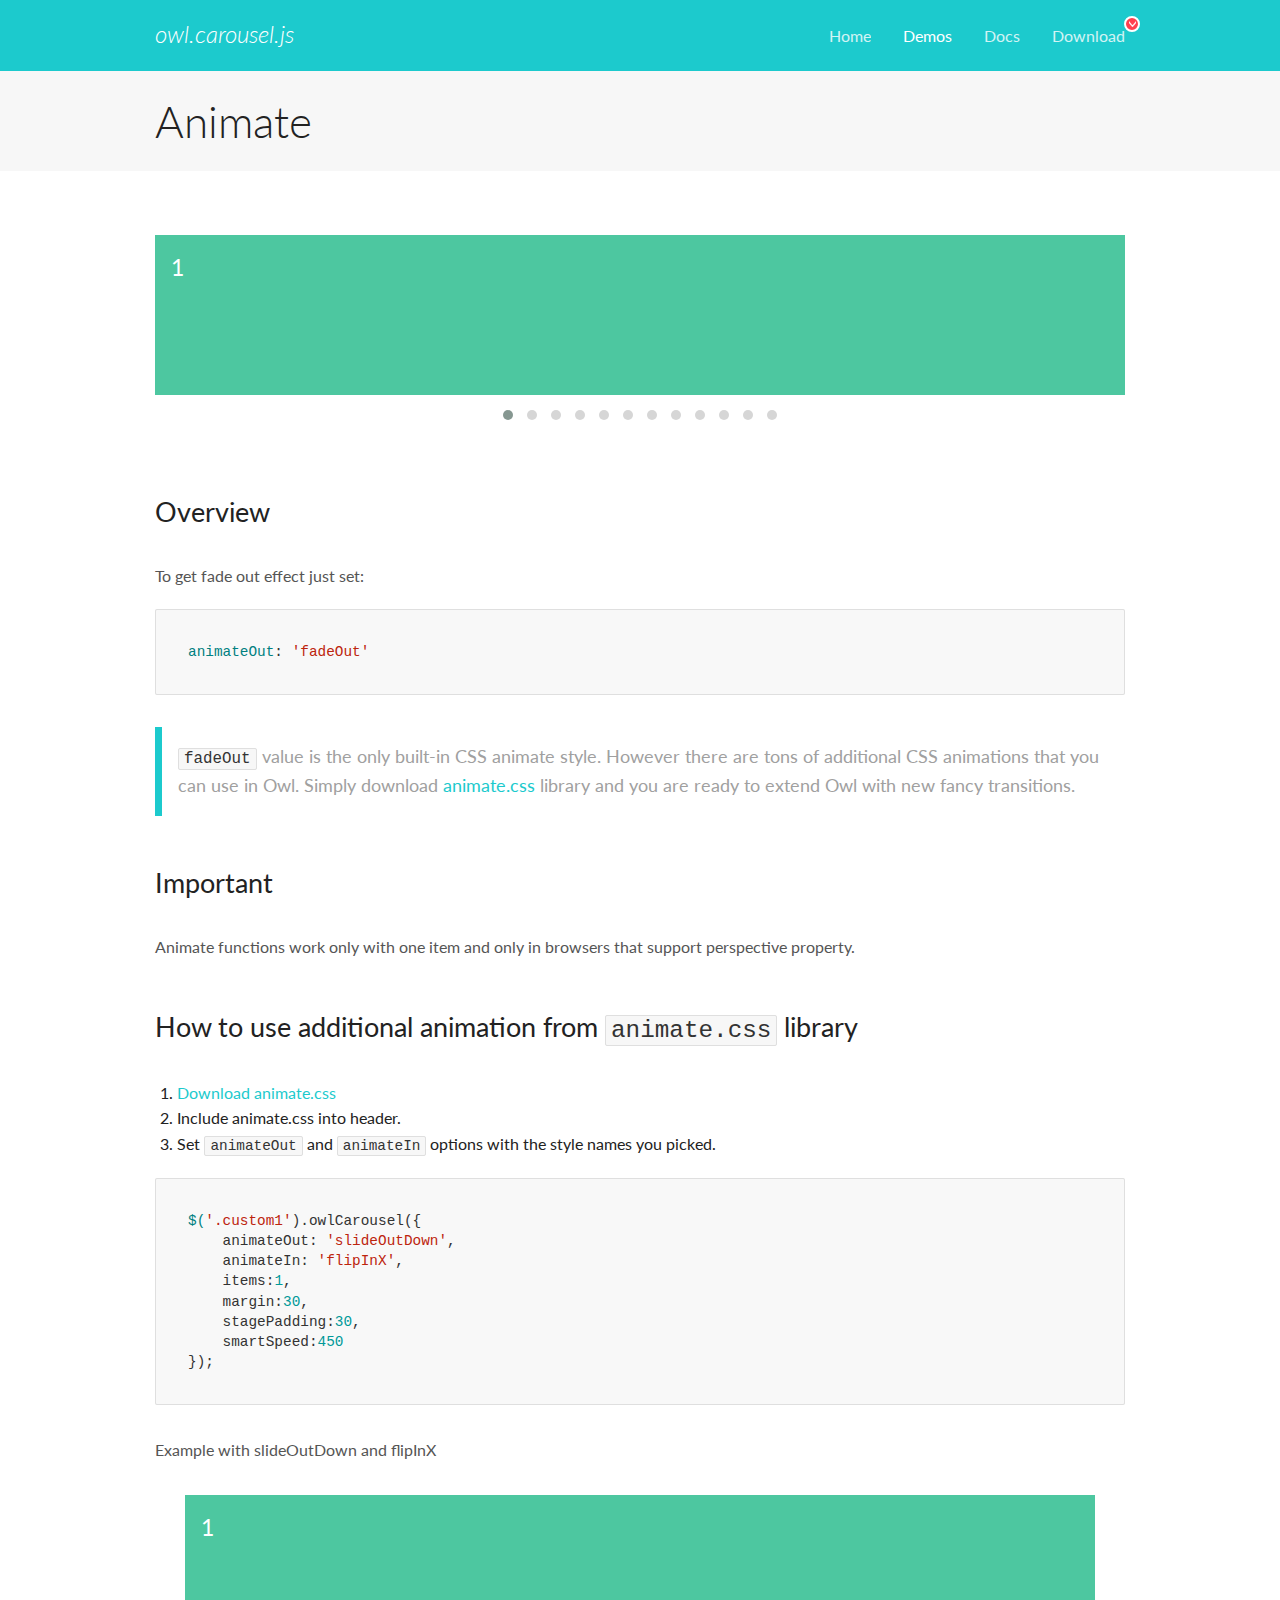
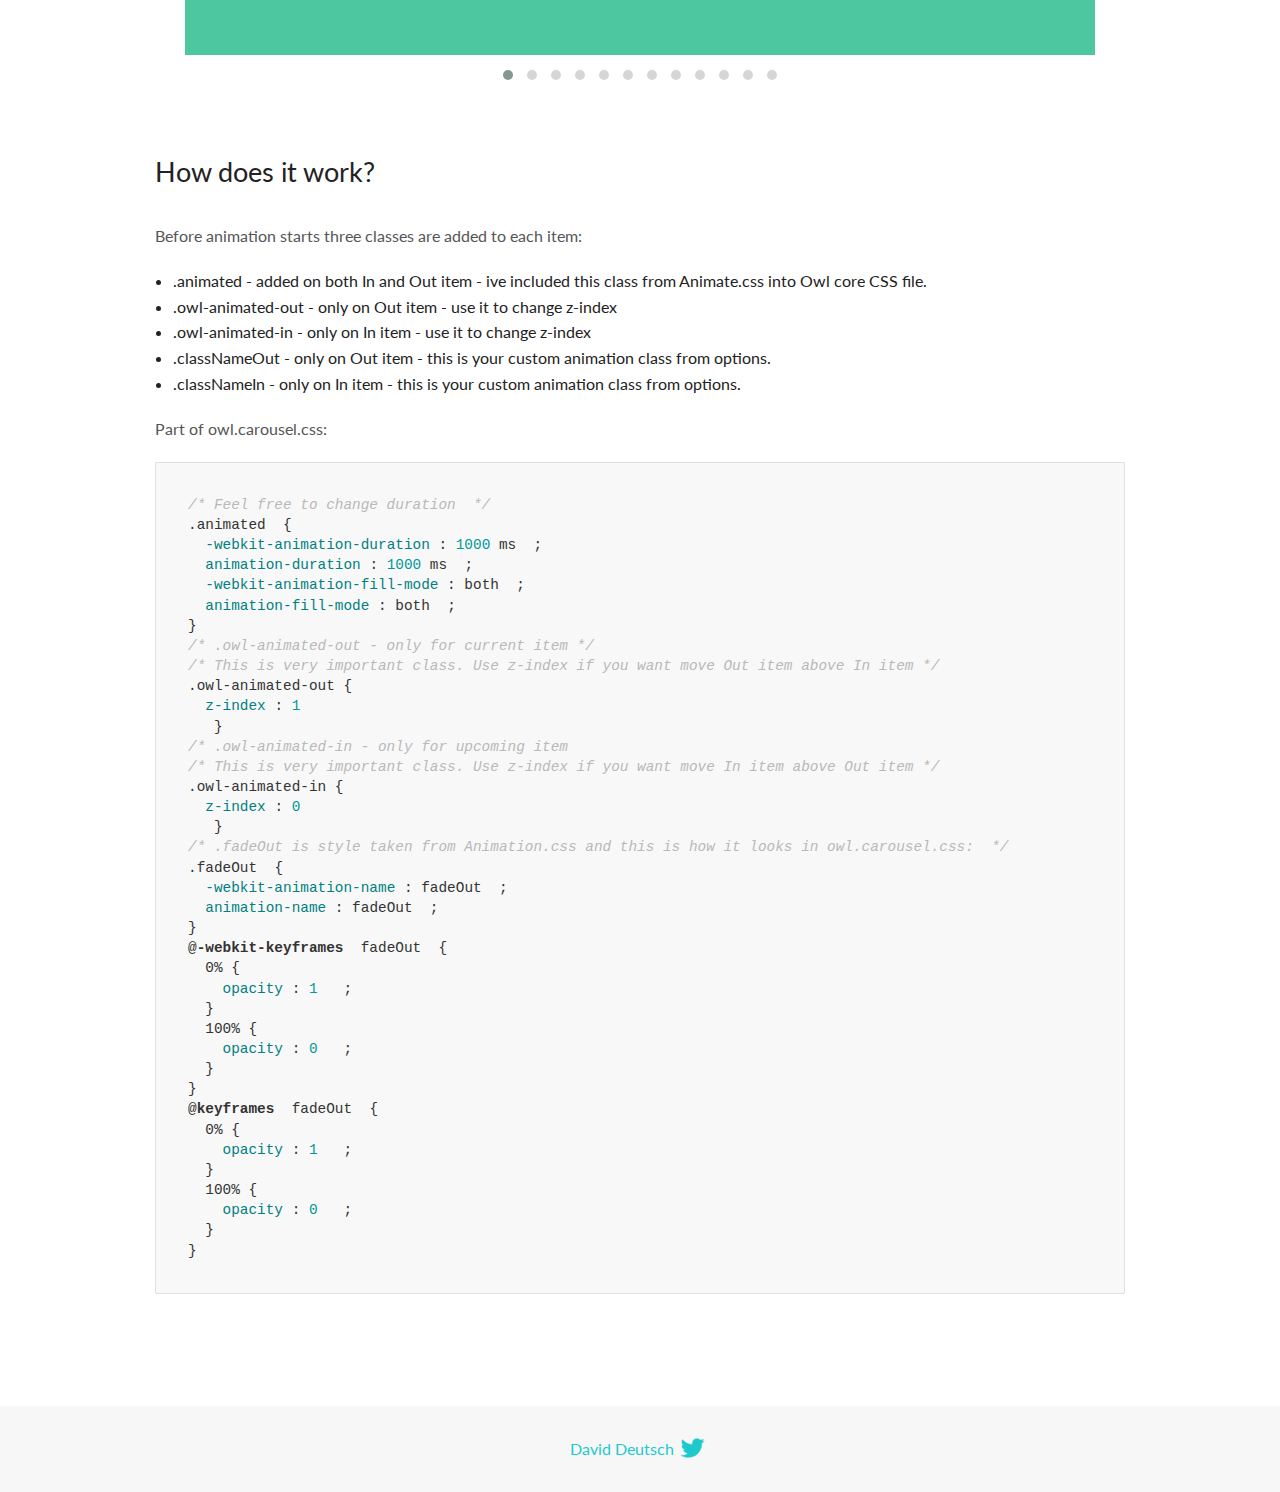
<file: asset/js/OwlCarousel2-2.3.4/OwlCarousel2-2.3.4/docs/demos/animate.html>
<!DOCTYPE html>
<html lang="en">
  <head>

    <!-- head -->
    <meta charset="utf-8">
    <meta name="msapplication-tap-highlight" content="no" />
    <meta name="viewport" content="width=device-width, initial-scale=1.0" />
    <meta name="description" content="Animate carousel">
    <meta name="author" content="David Deutsch">
    <title>
      Animate Demo | Owl Carousel | 2.3.4
    </title>

    <!-- Stylesheets -->
    <link href='https://fonts.googleapis.com/css?family=Lato:300,400,700,400italic,300italic' rel='stylesheet' type='text/css'>
    <link rel="stylesheet" href="../assets/css/docs.theme.min.css">

    <!-- Owl Stylesheets -->
    <link rel="stylesheet" href="../assets/owlcarousel/assets/owl.carousel.min.css">
    <link rel="stylesheet" href="../assets/owlcarousel/assets/owl.theme.default.min.css">

    <!-- HTML5 shim and Respond.js IE8 support of HTML5 elements and media queries -->

    <!--[if lt IE 9]>
      <script src="https://oss.maxcdn.com/libs/html5shiv/3.7.0/html5shiv.js"></script>
      <script src="https://oss.maxcdn.com/libs/respond.js/1.3.0/respond.min.js"></script>
    <![endif]-->

    <!-- Favicons -->
    <link rel="apple-touch-icon-precomposed" sizes="144x144" href="../assets/ico/apple-touch-icon-144-precomposed.png">
    <link rel="shortcut icon" href="../assets/ico/favicon.png">
    <link rel="shortcut icon" href="favicon.ico">

    <!-- Yeah i know js should not be in header. Its required for demos.-->

    <!-- javascript -->
    <script src="../assets/vendors/jquery.min.js"></script>
    <script src="../assets/owlcarousel/owl.carousel.js"></script>
  </head>
  <body>

    <!-- header -->
    <header class="header">
      <div class="row">
        <div class="large-12 columns">
          <div class="brand left">
            <h3>
              <a href="/OwlCarousel2/">owl.carousel.js</a> 
            </h3>
          </div>
          <a id="toggle-nav" class="right">
            <span></span> <span></span> <span></span> 
          </a> 
          <div class="nav-bar">
            <ul class="clearfix">
              <li> <a href="/OwlCarousel2/index.html">Home</a>  </li>
              <li class="active">
                <a href="/OwlCarousel2/demos/demos.html">Demos</a> 
              </li>
              <li> <a href="/OwlCarousel2/docs/started-welcome.html">Docs</a>  </li>
              <li>
                <a href="https://github.com/OwlCarousel2/OwlCarousel2/archive/2.3.4.zip">Download</a> 
                <span class="download"></span> 
              </li>
            </ul>
          </div>
        </div>
      </div>
    </header>

    <!-- title -->
    <section class="title">
      <div class="row">
        <div class="large-12 columns">
          <h1>Animate</h1>
        </div>
      </div>
    </section>

    <!--  Demos -->
    <section id="demos">
      <div class="row">
        <div class="large-12 columns">
          <div class="fadeOut owl-carousel owl-theme">
            <div class="item">
              <h4>1</h4>
            </div>
            <div class="item">
              <h4>2</h4>
            </div>
            <div class="item">
              <h4>3</h4>
            </div>
            <div class="item">
              <h4>4</h4>
            </div>
            <div class="item">
              <h4>5</h4>
            </div>
            <div class="item">
              <h4>6</h4>
            </div>
            <div class="item">
              <h4>7</h4>
            </div>
            <div class="item">
              <h4>8</h4>
            </div>
            <div class="item">
              <h4>9</h4>
            </div>
            <div class="item">
              <h4>10</h4>
            </div>
            <div class="item">
              <h4>11</h4>
            </div>
            <div class="item">
              <h4>12</h4>
            </div>
          </div>
          <h3 id="overview">Overview</h3>
          <p>To get fade out effect just set:</p>
          <pre><code>animateOut: &#39;fadeOut&#39;</code></pre>
          <blockquote>
            <p><code>fadeOut</code> value is the only built-in CSS animate style. However there are tons of additional CSS animations that you can use in Owl. Simply download
              <a href="https://daneden.github.io/animate.css/">animate.css</a>  library and you are ready to extend Owl with new fancy transitions.</p>
          </blockquote>
          <h3 id="important">Important</h3>
          <p>Animate functions work only with one item and only in browsers that support perspective property.</p>
          <h3 id="how-to-use-additional-animation-from-animate-css-library">How to use additional animation from <code>animate.css</code> library</h3>
          <ol>
            <li> <a href="https://daneden.github.io/animate.css/">Download animate.css</a>  </li>
            <li>Include animate.css into header.</li>
            <li>Set <code>animateOut</code> and <code>animateIn</code> options with the style names you picked.</li>
          </ol>
          <pre><code>$(&#39;.custom1&#39;).owlCarousel({
    animateOut: &#39;slideOutDown&#39;,
    animateIn: &#39;flipInX&#39;,
    items:1,
    margin:30,
    stagePadding:30,
    smartSpeed:450
});</code></pre>
          <p>Example with slideOutDown and flipInX</p>
          <div class="custom1 owl-carousel owl-theme">
            <div class="item">
              <h4>1</h4>
            </div>
            <div class="item">
              <h4>2</h4>
            </div>
            <div class="item">
              <h4>3</h4>
            </div>
            <div class="item">
              <h4>4</h4>
            </div>
            <div class="item">
              <h4>5</h4>
            </div>
            <div class="item">
              <h4>6</h4>
            </div>
            <div class="item">
              <h4>7</h4>
            </div>
            <div class="item">
              <h4>8</h4>
            </div>
            <div class="item">
              <h4>9</h4>
            </div>
            <div class="item">
              <h4>10</h4>
            </div>
            <div class="item">
              <h4>11</h4>
            </div>
            <div class="item">
              <h4>12</h4>
            </div>
          </div>
          <h3 id="how-does-it-work-">How does it work?</h3>
          <p>Before animation starts three classes are added to each item:</p>
          <ul>
            <li>.animated - added on both In and Out item - ive included this class from Animate.css into Owl core CSS file.</li>
            <li>.owl-animated-out - only on Out item - use it to change z-index</li>
            <li>.owl-animated-in - only on In item - use it to change z-index</li>
            <li>.classNameOut - only on Out item - this is your custom animation class from options.</li>
            <li>.classNameIn - only on In item - this is your custom animation class from options.</li>
          </ul>
          <p>Part of owl.carousel.css:</p>
          <pre><code class="language-css"><span class="comment">/* Feel free to change duration  */</span> 
<span class="class">.animated</span>  <span class="rules">{
  <span class="rule"><span class="attribute">-webkit-animation-duration</span> :<span class="value"> <span class="number">1000</span> ms</span> </span> ;
  <span class="rule"><span class="attribute">animation-duration</span> :<span class="value"> <span class="number">1000</span> ms</span> </span> ;
  <span class="rule"><span class="attribute">-webkit-animation-fill-mode</span> :<span class="value"> both</span> </span> ;
  <span class="rule"><span class="attribute">animation-fill-mode</span> :<span class="value"> both</span> </span> ;
<span class="rule">}</span> </span> 
<span class="comment">/* .owl-animated-out - only for current item */</span> 
<span class="comment">/* This is very important class. Use z-index if you want move Out item above In item */</span> 
<span class="class">.owl-animated-out</span> <span class="rules">{
  <span class="rule"><span class="attribute">z-index</span> :<span class="value"> <span class="number">1</span> 
</span> </span> </span> }
<span class="comment">/* .owl-animated-in - only for upcoming item
/* This is very important class. Use z-index if you want move In item above Out item */</span> 
<span class="class">.owl-animated-in</span> <span class="rules">{
  <span class="rule"><span class="attribute">z-index</span> :<span class="value"> <span class="number">0</span> 
</span> </span> </span> }
<span class="comment">/* .fadeOut is style taken from Animation.css and this is how it looks in owl.carousel.css:  */</span> 
<span class="class">.fadeOut</span>  <span class="rules">{
  <span class="rule"><span class="attribute">-webkit-animation-name</span> :<span class="value"> fadeOut</span> </span> ;
  <span class="rule"><span class="attribute">animation-name</span> :<span class="value"> fadeOut</span> </span> ;
<span class="rule">}</span> </span> 
<span class="at_rule">@<span class="keyword">-webkit-keyframes</span>  fadeOut </span> {
  0% <span class="rules">{
    <span class="rule"><span class="attribute">opacity</span> :<span class="value"> <span class="number">1</span> </span> </span> ;
  <span class="rule">}</span> </span> 
  100% <span class="rules">{
    <span class="rule"><span class="attribute">opacity</span> :<span class="value"> <span class="number">0</span> </span> </span> ;
  <span class="rule">}</span> </span> 
}
<span class="at_rule">@<span class="keyword">keyframes</span>  fadeOut </span> {
  0% <span class="rules">{
    <span class="rule"><span class="attribute">opacity</span> :<span class="value"> <span class="number">1</span> </span> </span> ;
  <span class="rule">}</span> </span> 
  100% <span class="rules">{
    <span class="rule"><span class="attribute">opacity</span> :<span class="value"> <span class="number">0</span> </span> </span> ;
  <span class="rule">}</span> </span> 
}</code></pre>
          <link rel="stylesheet" href="../assets/css/animate.css">
          <script>
            jQuery(document).ready(function($) {
              $('.fadeOut').owlCarousel({
                items: 1,
                animateOut: 'fadeOut',
                loop: true,
                margin: 10,
              });
              $('.custom1').owlCarousel({
                animateOut: 'slideOutDown',
                animateIn: 'flipInX',
                items: 1,
                margin: 30,
                stagePadding: 30,
                smartSpeed: 450
              });
            });
          </script>
        </div>
      </div>
    </section>

    <!-- footer -->
    <footer class="footer">
      <div class="row">
        <div class="large-12 columns">
          <h5>
            <a href="/OwlCarousel2/docs/support-contact.html">David Deutsch</a> 
            <a id="custom-tweet-button" href="https://twitter.com/share?url=https://github.com/OwlCarousel2/OwlCarousel2&text=Owl Carousel - This is so awesome! " target="_blank"></a> 
          </h5>
        </div>
      </div>
    </footer>

    <!-- vendors -->
    <script src="../assets/vendors/highlight.js"></script>
    <script src="../assets/js/app.js"></script>
  </body>
</html>
</file>
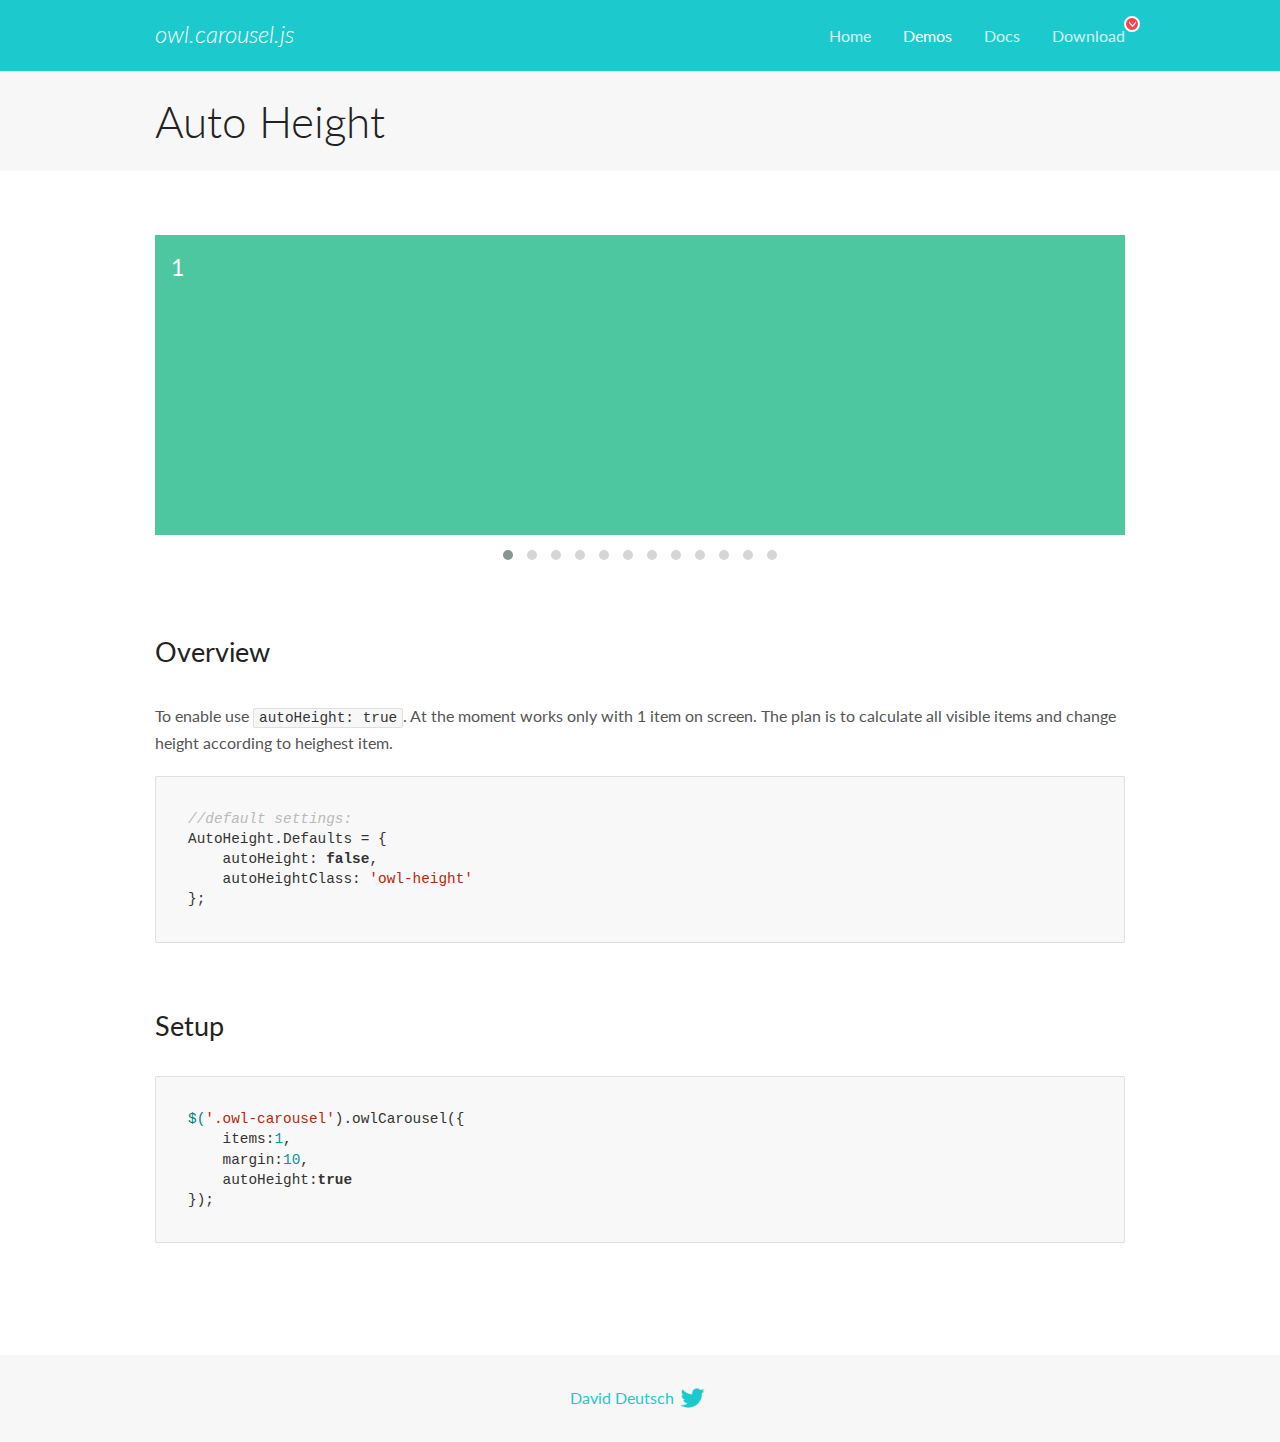
<file: asset/js/OwlCarousel2-2.3.4/OwlCarousel2-2.3.4/docs/demos/autoheight.html>
<!DOCTYPE html>
<html lang="en">
  <head>

    <!-- head -->
    <meta charset="utf-8">
    <meta name="msapplication-tap-highlight" content="no" />
    <meta name="viewport" content="width=device-width, initial-scale=1.0" />
    <meta name="description" content="autoHeight usage demo">
    <meta name="author" content="David Deutsch">
    <title>
      Auto Height Demo | Owl Carousel | 2.3.4
    </title>

    <!-- Stylesheets -->
    <link href='https://fonts.googleapis.com/css?family=Lato:300,400,700,400italic,300italic' rel='stylesheet' type='text/css'>
    <link rel="stylesheet" href="../assets/css/docs.theme.min.css">

    <!-- Owl Stylesheets -->
    <link rel="stylesheet" href="../assets/owlcarousel/assets/owl.carousel.min.css">
    <link rel="stylesheet" href="../assets/owlcarousel/assets/owl.theme.default.min.css">

    <!-- HTML5 shim and Respond.js IE8 support of HTML5 elements and media queries -->

    <!--[if lt IE 9]>
      <script src="https://oss.maxcdn.com/libs/html5shiv/3.7.0/html5shiv.js"></script>
      <script src="https://oss.maxcdn.com/libs/respond.js/1.3.0/respond.min.js"></script>
    <![endif]-->

    <!-- Favicons -->
    <link rel="apple-touch-icon-precomposed" sizes="144x144" href="../assets/ico/apple-touch-icon-144-precomposed.png">
    <link rel="shortcut icon" href="../assets/ico/favicon.png">
    <link rel="shortcut icon" href="favicon.ico">

    <!-- Yeah i know js should not be in header. Its required for demos.-->

    <!-- javascript -->
    <script src="../assets/vendors/jquery.min.js"></script>
    <script src="../assets/owlcarousel/owl.carousel.js"></script>
  </head>
  <body>

    <!-- header -->
    <header class="header">
      <div class="row">
        <div class="large-12 columns">
          <div class="brand left">
            <h3>
              <a href="/OwlCarousel2/">owl.carousel.js</a> 
            </h3>
          </div>
          <a id="toggle-nav" class="right">
            <span></span> <span></span> <span></span> 
          </a> 
          <div class="nav-bar">
            <ul class="clearfix">
              <li> <a href="/OwlCarousel2/index.html">Home</a>  </li>
              <li class="active">
                <a href="/OwlCarousel2/demos/demos.html">Demos</a> 
              </li>
              <li> <a href="/OwlCarousel2/docs/started-welcome.html">Docs</a>  </li>
              <li>
                <a href="https://github.com/OwlCarousel2/OwlCarousel2/archive/2.3.4.zip">Download</a> 
                <span class="download"></span> 
              </li>
            </ul>
          </div>
        </div>
      </div>
    </header>

    <!-- title -->
    <section class="title">
      <div class="row">
        <div class="large-12 columns">
          <h1>Auto Height</h1>
        </div>
      </div>
    </section>

    <!--  Demos -->
    <section id="demos">
      <div class="row">
        <div class="large-12 columns">
          <div class="owl-carousel owl-theme">
            <div class="item" style="height:300px">
              <h4>1</h4>
            </div>
            <div class="item" style="height:100px">
              <h4>2</h4>
            </div>
            <div class="item" style="height:500px">
              <h4>3</h4>
            </div>
            <div class="item" style="height:250px">
              <h4>4</h4>
            </div>
            <div class="item" style="height:400px">
              <h4>5</h4>
            </div>
            <div class="item" style="height:500px">
              <h4>6</h4>
            </div>
            <div class="item" style="height:600px">
              <h4>7</h4>
            </div>
            <div class="item" style="height:400px">
              <h4>8</h4>
            </div>
            <div class="item" style="height:300px">
              <h4>9</h4>
            </div>
            <div class="item" style="height:350px">
              <h4>10</h4>
            </div>
            <div class="item" style="height:200px">
              <h4>11</h4>
            </div>
            <div class="item" style="height:150px">
              <h4>12</h4>
            </div>
          </div>
          <h3 id="overview">Overview</h3>
          <p>To enable use <code>autoHeight: true</code>. At the moment works only with 1 item on screen. The plan is to calculate all visible items and change height according to heighest item.</p>
          <pre><code>//default settings:
AutoHeight.Defaults = {
    autoHeight: false,
    autoHeightClass: &#39;owl-height&#39;
};</code></pre>
          <h3 id="setup">Setup</h3>
          <pre><code>$(&#39;.owl-carousel&#39;).owlCarousel({
    items:1,
    margin:10,
    autoHeight:true
});</code></pre>
          <script>
            $(document).ready(function() {
              $('.owl-carousel').owlCarousel({
                items: 1,
                margin: 10,
                autoHeight: true
              });
            })
          </script>
        </div>
      </div>
    </section>

    <!-- footer -->
    <footer class="footer">
      <div class="row">
        <div class="large-12 columns">
          <h5>
            <a href="/OwlCarousel2/docs/support-contact.html">David Deutsch</a> 
            <a id="custom-tweet-button" href="https://twitter.com/share?url=https://github.com/OwlCarousel2/OwlCarousel2&text=Owl Carousel - This is so awesome! " target="_blank"></a> 
          </h5>
        </div>
      </div>
    </footer>

    <!-- vendors -->
    <script src="../assets/vendors/highlight.js"></script>
    <script src="../assets/js/app.js"></script>
  </body>
</html>
</file>
<file: asset/css/page/contact.css>
/* menu top */
*{
    /* color:black !important; */
    padding:0;
    margin:0;

}

a{
    text-decoration: none !important;
    color:black !important;
}
.container-fluid{
    padding-right:0 !important;
    padding-left:0 !important;
}
.row{
    margin-right: 0 !important;
    margin-left: 0 !important;
}
#header{
    box-shadow: 0px 3px 6px #00000029;
    background: #fff;
    background-size: cover;
}
li{
    list-style: none;
}
.nav-item{
    padding-right:1rem;
}
.nav-link{
    color:#fff !important;
    text-transform: uppercase;
    font-size: 1.4rem;
    font-family: Special Elite; 
}
.nav-link:hover{
    color: #EC9123 !important;
}
.logo{
    z-index: 20;
}
.inner-header-position{
    position: fixed;
    z-index: 9;
    margin-top: 0rem;
    width: 100%;
}
.menu-main{
    margin-top: 3rem ;
    justify-content: end;
    margin-left: auto;
    z-index: 20;
}
.img-logo{
    -webkit-animation: 1s hieuungtitle forwards;
}
@-webkit-keyframes hieuungtitle{
    from{
        transform: translateX(0%);
     }
     to{
        transform: translateX(30%);
     }
}
.menu-sub {
    position: absolute;
    width: 220px;
    border: 1px solid rgba(0,0,0,0.15);
    background-color: rgba(27,39,61,.95);
    z-index: 100000;
 padding:1rem 1rem;
    font-size: 16px;
    font-weight: 600;
    display: none;
 
}
.nav-item:hover .menu-sub{
    display: block;
}
.item-sub{
    padding: 0.8rem 1rem ;
    
}
.sub-link{
    color:#fff !important;
}
.item-sub:hover{
    background-color: #EC9123 ;
}
 
 @keyframes hieuungmenu {
    0% {
       opacity: 0;
       transform: translateY(0px);
    }
    100% {
       opacity: 1;
       transform: translateY(-30%);
    }
 }
 .menu-onscroll{
    background: rgba(27,39,61,.95);
    position: fixed;
    top: 0;
    width: 100%;
    z-index: 999;
    -webkit-animation-name: fadeInDown;
    animation-name: fadeInDown;
    -webkit-animation: 1s hieuungmenu forwards;
}
/* css background  */
.back-img{
    position: relative;
}
.background-title{
   position: absolute;
   background: rgb(18 16 47 / 37%) none repeat scroll 0 0;
   
   top: 0;
   width: 100%;
   left: 0;
   height: 100%;
}
.text-title{
    color:#fff !important;
    top: 50%;
    margin-top:10%;
    text-transform: uppercase;
}

/* contact */
.title-contact{
    text-transform: uppercase;
}
.check{
    color: red !important;
}
.col-md-6{
    padding-left:0 !important;
}



/* footer */
.footer-company{
    background: url(/asset/img/footer1.jpg) ;
    background-position:center;
    background-size:cover;
    color: #fff !important;
 }
 .footer-background{
    background: rgba(27,39,61,.95);
    z-index: 999;
    padding: 3rem;
 }
 .list-footer{
    width: 24%;
}
.icon-footer{
    width: 29.3333%;
}
.contact-footer{
    width: 62.33333%;
}
.infor-icon{
    padding-left:0;
    display: flex;
}
.infor-icon-item{
    list-style: none;
    display: flex;
    margin-right:0.6rem;
}
.infor-icon-link{
    margin-top:1rem;
    padding:0.5rem 0.8rem;
    background-color: #EC9123;
   border-radius: 4px;
   display: flex;
  color:black;
}
.infor-icon-link:hover{
   border:1px solid #EC9123;
    background:#8a8484 none repeat scroll 0 0;
}
.list-contact{
    display: flex;
}
.contact-item{
    padding: 20px;;
}
.contact-link{
    font-weight: 600;
    font-size: 1.2rem;
    color: #EC9123 !important;
}
.contact-link:hover{
    color: #fff !important;
}
.title-footer{
    font-family: Special Elite; 
    font-size: 2.3rem;
}


.footer-end{
    background-color: #0c0a24;
    padding:20px;
}
.coryright{
    width: 33.333%;
}
.privacy{
    width: 62.333%;
}
.coryright-content{
    float: right;
    margin-right: 1rem;
    color:#cecde9 !important;

}
.links-privacy{
    float: right;
    display: flex;
}
.item-privacy{
    margin-right: 25px;
   
}
.item-privacy a{
    color:#cecde9 !important;
}

/* quay lại đau trang */
.back-to-top {
    width: 50px;
    height: 50px;
    background: #EC9123;
    font-size: 35px;
    color: whitesmoke;
    text-align: center;
    vertical-align: center;
    display: flex;
    justify-content: center;
    align-items: center;
    position: fixed;
    right:30px;
    bottom: 50px;
    margin-left: -25px;
    cursor: pointer;
    visibility: hidden;
    opacity: 0;
 }
 .back-to-top.hien-ra{
    visibility: visible;
    opacity: 1;
 }


/* menu - sibar  */
 .menu-sibar{
    width: 50px;
    position: fixed;
    top: 40%;
    right: 0;
    list-style: none;
    z-index: 999;
    background: #2D427B;
    opacity: 0.8;
    border-right: 0;
    border-top-left-radius: 5px;
    border-bottom-left-radius: 5px;
 }
 .nav-fixed-ul li a {
   
    font-size: 24px;
    line-height: 30px;
    padding: 10px;
    text-align: center;
    display: flex;
    height: 50px;
    align-items: center;
    justify-content: center;
    position: relative;
    z-index: 1;
    background: #f7f7f7;;
    /* background: #EC9123; */
    opacity: 0.7;
    border-right: 1px solid #e1e1e1;
}
.nav-fixed-ul li a:hover {
    background-color: #e1e1e1;
}
.nav-fixed-ul li:first-child a {
    border-top-left-radius: 5px;
    border-top: 1px solid #e1e1e1;
}
.nav-fixed-ul li {
    display: block;
    position: relative;
    margin: 0 -1px;
}
.title-sibar{
  display: block;
  font-size: 1.2rem;
  font-weight: 600;
    position: absolute;
    left: 100%;
    line-height: 30px;
    padding: 10px;
    top: 0;
    border-bottom-left-radius: 5px;
    border-top-left-radius: 5px;
    background-color: #EC9123;
    color: #fff !important;
    white-space: nowrap;
    transition: .3s all;
    -webkit-transition: .3s all;
    opacity: 1;
    width: auto;
    padding-right:60px;
    transform: translate(0,0);
    -webkit-transform: translate(0,0);
}
.nav-fixed-ul li:hover .title-sibar {
    opacity: 1;
    transform: translate(-100%,0);
    -webkit-transform: translate(-100%,0);
}
.link-sibar{
    color:black;
}
ul {
    margin-top: 0;
    margin-bottom: 0rem !important;
}

 /* repomsive  */
 @media only screen and (max-width:739px)  {
    .menu-sibar{
        display: none;
    }
    #quaylai{
        display: none;
    }
    
     /* menu-top */
     .logo{
        width: 40%;
    }
    .menu-main{
       width: 60%;
      
    }
    .navbar-toggler{
        color:#fff;
    }
     .navbar{
         margin-top:7%;
     }
     .inner-header .container{
        padding-right: 0px !important;
        padding-left: 0px !important;
        margin-right: 0 !important;
        }
        .navbar-nav {
            padding-left: 7rem !important;
            padding: 1rem 2rem;
        }
        .navbar-nav .nav-link {
            color: #fff !important;
        }
        #collapsibleNavbar{
            width: 180%;
            background-color: black;
            position: absolute;
            z-index: 4;
            right:0;
            top:95% !important;
        }
        .menu-sub {
            position: relative;
            width: 220px;
            border: 1px solid rgba(0,0,0,0.15);
            z-index: 100000;
            background-color: black;
            font-size: 16px;
            font-weight: 600;
            display: block;
            top: 30%;
            left:5%;
        }
        .sub-link{
            color:#fff !important;
        }
        .item-sub:hover{
            background-color: black ;
        }
         /* foorter */
         .list-footer{
            width: 100%;
        }
        .icon-footer {
            width: 100%;
        }
        .contact-footer {
            width:100%;
        }
        .contact-item {
            padding: 0;
        }
        .contact-link{
            font-size: 0.8rem !important;
            padding-right:16px;
        }
        .coryright {
            width: 100%;
        }
        .privacy {
        display: none;
        }
        .coryright-content {
        text-align: center;
        }
 }

@media only screen and (max-width:768px)  {
    /* menu-top */
    .menu-main {
        width: 60%;

    }
    .menu-main{
        margin-top: 0rem !important
    }
    .navbar-toggler{
        color:#fff;
    }
    .navbar{
        margin-top:10%;
    }
    .text-title{
        display: none;
    }
    .nav-link{
        font-size: 1rem;
    }
    .inner-header .container{
        padding-right: 0px !important;
        padding-left: 0px !important;
        margin-right: 0 !important;
        }
        .navbar-nav {
            padding-left: 7rem !important;
            padding: 1rem 2rem;
        }
        .navbar-nav .nav-link {
            color: #fff !important;
        }
        #collapsibleNavbar{
            width: 180%;
            background-color: black;
            position: absolute;
            z-index: 4;
            right:0;
            top:95% !important;
        }
        .menu-sub {
            position: relative;
            width: 220px;
            border: 1px solid rgba(0,0,0,0.15);
            z-index: 100000;
            background-color: black;
            font-size: 16px;
            font-weight: 600;
            display: block;
            top: 30%;
            left:5%;
        }
        .sub-link{
            color:#fff !important;
        }
        .item-sub:hover{
            background-color: black ;
        }
    .col-md-6, .col-md-4{
        padding-left:0 !important;
        padding-right:0 !important;
    }
    .col-right{
        margin-top:3rem;
    }
    /* footer */
    .list-footer{
        width: 100%;
    }
    .contact-footer{
        margin-top:2rem;
    }
    .contact-link{
        font-size: 1.1rem;
    }
     /* foorter */
     .col-md-3{
         width: 50% !important;
     }
     .icon-footer {
        width: 100%;
    }
    .contact-footer {
        width:100%;
    }
    .contact-item {
        padding: 0;
    }
    .contact-link{
        font-size: 0.8rem !important;
        padding-right:16px;
    }
    .coryright {
        width: 100%;
    }
    .privacy {
    display: none;
    }
    .coryright-content {
    text-align: center;
    }
}
@media only screen and (min-width:769px) and (max-width:991px) {
    /* menu-top */
    .logo{
        width: 40%;
    }
    .menu-main {
        width: 60%;
        padding-top: 3rem;
    }
    .menu-main{
        margin-top: 0rem !important
    }
    .navbar-toggler{
        color:#fff;
    }
    .text-title{
        display: none;
    }
    .nav-link{
        font-size: 1rem;
    }
    .inner-header .container{
        padding-right: 0px !important;
        padding-left: 0px !important;
        margin-right: 0 !important;
        }
        .navbar-nav {
            padding-left: 7rem !important;
            padding: 1rem 2rem;
        }
        .navbar-nav .nav-link {
            color: #fff !important;
        }
        #collapsibleNavbar{
            width: 180%;
            background-color: black;
            position: absolute;
            z-index: 4;
            right:0;
            top:95% !important;
        }
        .menu-sub {
            position: relative;
            width: 220px;
            border: 1px solid rgba(0,0,0,0.15);
            z-index: 100000;
            background-color: black;
            font-size: 16px;
            font-weight: 600;
            display: block;
            top: 30%;
            left:5%;
        }
        .sub-link{
            color:#fff !important;
        }
        .item-sub:hover{
            background-color: black ;
        }
    .col-md-6, .col-md-4{
        padding-left:0 !important;
        padding-right:0 !important;
    }
    .col-right{
        margin-top:3rem;
    }
    /* footer */
    .contact-footer{
        margin-top:2rem;
    }
    .list-contact{
        margin-top:2rem;
    }
    .contact-link{
        font-size: 1rem;
    }
    .contact-item {
        padding: 10px;
    }
}
@media only screen and (min-width:992px) and (max-width:1199px) {
    .navbar-expand-lg .navbar-nav .nav-link {
        padding-right: 0.8rem;
        padding-left: 0.8rem;
    }
  
    .nav-link{
        font-size: 0.8rem !important;
        padding: 0.5rem 1rem;
    }
    .navbar-expand-lg .navbar-nav .nav-link {
        padding-right: 0rem !important;
        padding-left: 0rem !important;
    }
    .list-footer{
        width: 24%;
    }
}
@media only screen and (min-width:1200px) and (max-width:1500px)  {
    
    .link-contact-none{
        display: block;
    }
    .nav-item{
        padding-right:0.5rem;
    }
    .navbar-expand-lg .navbar-nav .nav-link {
        /* padding-right: 0.5rem !important; */
        padding-left: 0.5rem !important;
    }
  
    .nav-item{
        padding-right:0rem;
    }
    .nav-link{
        color:#fff !important;
        text-transform: uppercase;
        font-size: 1rem;
        font-family: Special Elite; 
    }
    .nav-link:hover{
        color: #EC9123 !important;
    }
    .logo{
        z-index: 20;
    }
    .inner-header-position{
        position: fixed;
        z-index: 9;
        margin-top: 0rem;
        width: 100%;
    }
    .menu-main{
        margin-top: 3rem ;
        justify-content: end;
        margin-left: auto;
        z-index: 20;
    }
   
}
</file>
<file: asset/css/page/dangki.css>
/* menu top */
*{
    /* color:black !important; */
    padding:0;
    margin:0;
}
a{
    text-decoration: none !important;
    color:black !important;
}
.container-fluid{
    padding-right:0 !important;
    padding-left:0 !important;
}
.row{
    margin-right: 0 !important;
    margin-left: 0 !important;
}
#header{
    box-shadow: 0px 3px 6px #00000029;
    background: #fff;
    background-size: cover;
}
li{
    list-style: none;
}
.nav-item{
    padding-right:1rem;
}
.nav-link{
    color:#fff !important;
    text-transform: uppercase;
    font-size: 1.4rem;
    font-family: Special Elite; 
}
.nav-link:hover{
    color: #EC9123 !important;
}
.logo{
    z-index: 20;
}
.inner-header-position{
    position: fixed;
    z-index: 9;
    margin-top: 0rem;
    width: 100%;
}
.menu-main{
    margin-top: 3rem !important;
    justify-content: end;
    margin-left: auto;
    z-index: 20;
}
.img-logo{
    -webkit-animation: 1s hieuungtitle forwards;
}
@-webkit-keyframes hieuungtitle{
    from{
        transform: translateX(0%);
     }
     to{
        transform: translateX(30%);
     }
}
.menu-sub {
    position: absolute;
    width: 220px;
    border: 1px solid rgba(0,0,0,0.15);
    background-color: rgba(27,39,61,.95);
    z-index: 100000;
 padding:1rem 1rem;
    font-size: 16px;
    font-weight: 600;
    display: none;
 
}
.nav-item:hover .menu-sub{
    display: block;
}
.item-sub{
    padding: 0.8rem 1rem ;
    
}
.sub-link{
    color:#fff !important;
}
.item-sub:hover{
    background-color: #EC9123 ;
}
 
 @keyframes hieuungmenu {
    0% {
       opacity: 0;
       transform: translateY(0px);
    }
    100% {
       opacity: 1;
       transform: translateY(-30%);
    }
 }
 .menu-onscroll{
    background: rgba(27,39,61,.95);
    position: fixed;
    top: 0;
    width: 100%;
    z-index: 999;
    -webkit-animation-name: fadeInDown;
    animation-name: fadeInDown;
    -webkit-animation: 1s hieuungmenu forwards;
}
/* css background  */
.back-img{
    position: relative;
}
.background-title{
   position: absolute;
   background: rgb(18 16 47 / 37%) none repeat scroll 0 0;
   
   top: 0;
   width: 100%;
   left: 0;
   height: 100%;
}
.text-title{
    color:#fff !important;
    top: 50%;
    margin-top:10%;
    text-transform: uppercase;
}
/* form đăng kí  */

.form-dangki{
    margin: 20px auto 0 auto;
    width: 500px;
    padding: 20px 35px 13px 35px;
    background-color: #f9f9f9;
    border: 1px solid #fff;
    -moz-box-shadow: 0px 0px 5px rgba(0, 0, 0, 0.2);
    -webkit-box-shadow: 0px 0px 5px rgb(0 0 0 / 20%);
    box-shadow: 0px 0px 5px rgb(0 0 0 / 20%);
}
.check{
    color:red !important;
}
.banner2{
    background: #5166ff40;
    z-index: 9999;
    padding-bottom: 3rem;
}
.section2{
    background: url(/asset/img/bg1.png);
    background-position: center;
    background-size: cover;
}
/* footer */
.footer-company{
    background: url(/asset/img/footer1.jpg) ;
    background-position:center;
    background-size:cover;
    color: #fff !important;
 }
 .footer-background{
    background: rgba(27,39,61,.95);
    z-index: 999;
    padding: 3rem;
 }
.icon-footer{
    width: 29.3333%;
}
.contact-footer{
    width: 62.33333%;
}
.infor-icon{
    padding-left:0;
    display: flex;
}
.infor-icon-item{
    list-style: none;
    display: flex;
    margin-right:0.6rem;
}
.infor-icon-link{
    margin-top:1rem;
    padding:0.5rem 0.8rem;
    background-color: #EC9123;
   border-radius: 4px;
   display: flex;
  color:black;
}
.infor-icon-link:hover{
   border:1px solid #EC9123;
    background:#8a8484 none repeat scroll 0 0;
}


.list-contact{
    display: flex;
}
.contact-item{
    padding: 20px;;
}
.contact-link{
    font-weight: 600;
    font-size: 1.2rem;
    color: #EC9123 !important;
}
.contact-link:hover{
    color: #fff !important;
}


.footer-end{
    background-color: #0c0a24;
    padding:20px;
}
.coryright{
    width: 33.333%;
}
.privacy{
    width: 62.333%;
}
.coryright-content{
    float: right;
    margin-right: 1rem;
    color:#cecde9 !important;

}
.links-privacy{
    float: right;
    display: flex;
}
.item-privacy{
    margin-right: 25px;
   
}
.item-privacy a{
    color:#cecde9 !important;
}
/* quay lại đau trang */
.back-to-top {
    width: 50px;
    height: 50px;
    background: #EC9123;
    font-size: 35px;
    color: whitesmoke;
    text-align: center;
    vertical-align: center;
    display: flex;
    justify-content: center;
    align-items: center;
    position: fixed;
    right:30px;
    bottom: 50px;
    margin-left: -25px;
    cursor: pointer;
    visibility: hidden;
    opacity: 0;
 }
 .back-to-top.hien-ra{
    visibility: visible;
    opacity: 1;
 }

 /* menu - sibar  */
 .menu-sibar{
    width: 50px;
    position: fixed;
    top: 40%;
    right: 0;
    list-style: none;
    z-index: 999;
    background: #2D427B;
    opacity: 0.8;
    border-right: 0;
    border-top-left-radius: 5px;
    border-bottom-left-radius: 5px;
 }
 .nav-fixed-ul li a {
   
    font-size: 24px;
    line-height: 30px;
    padding: 10px;
    text-align: center;
    display: flex;
    height: 50px;
    align-items: center;
    justify-content: center;
    position: relative;
    z-index: 1;
    background: #f7f7f7;;
    /* background: #EC9123; */
    opacity: 0.7;
    border-right: 1px solid #e1e1e1;
}
.nav-fixed-ul li a:hover {
    background-color: #e1e1e1;
}
.nav-fixed-ul li:first-child a {
    border-top-left-radius: 5px;
    border-top: 1px solid #e1e1e1;
}
.nav-fixed-ul li {
    display: block;
    position: relative;
    margin: 0 -1px;
}
.title-sibar{
  display: block;
  font-size: 1.2rem;
  font-weight: 600;
    position: absolute;
    left: 100%;
    line-height: 30px;
    padding: 10px;
    top: 0;
    border-bottom-left-radius: 5px;
    border-top-left-radius: 5px;
    background-color: #EC9123;
    color: #fff !important;
    white-space: nowrap;
    transition: .3s all;
    -webkit-transition: .3s all;
    opacity: 1;
    width: auto;
    padding-right:60px;
    transform: translate(0,0);
    -webkit-transform: translate(0,0);
}
.nav-fixed-ul li:hover .title-sibar {
    opacity: 1;
    transform: translate(-100%,0);
    -webkit-transform: translate(-100%,0);
}
ul {
    margin-top: 0;
    margin-bottom: 0rem !important;
}

 /* repomsive  */

 @media only screen and (max-width:739px)  {
    .menu-sibar{
        display: none;
    }
    #quaylai{
        display: none;
    }
    
     /* menu-top */
     .logo{
        width: 40%;
    }
    .menu-main{
       width: 60%;
      
    }
    .navbar-toggler{
        color:#fff;
    }
     .navbar{
         margin-top:7%;
     }
     .inner-header .container{
        padding-right: 0px !important;
        padding-left: 0px !important;
        margin-right: 0 !important;
        }
        .navbar-nav {
            padding-left: 7rem !important;
            padding: 1rem 2rem;
        }
        .navbar-nav .nav-link {
            color: #fff !important;
        }
        #collapsibleNavbar{
            width: 180%;
            background-color: black;
            position: absolute;
            z-index: 4;
            right:0;
            top:95% !important;
        }
        .menu-sub {
            position: relative;
            width: 220px;
            border: 1px solid rgba(0,0,0,0.15);
            z-index: 100000;
            background-color: black;
            font-size: 16px;
            font-weight: 600;
            display: block;
            top: 30%;
            left:5%;
        }
        .sub-link{
            color:#fff !important;
        }
        .item-sub:hover{
            background-color: black ;
        }
         /* foorter */
         .list-footer{
            width: 100%;
        }
        .icon-footer {
            width: 100%;
        }
        .contact-footer {
            width:100%;
        }
        .contact-item {
            padding: 0;
        }
        .contact-link{
            font-size: 0.8rem !important;
            padding-right:16px;
        }
        .coryright {
            width: 100%;
        }
        .privacy {
        display: none;
        }
        .coryright-content {
        text-align: center;
        }
 }

@media only screen and (max-width:768px)  {
    /* menu-top */
    .menu-main {
        width: 60%;

    }
    .menu-main{
        margin-top: 0rem !important
    }
    .navbar-toggler{
        color:#fff;
    }
    .navbar{
        margin-top:10%;
    }
    .text-title{
        display: none;
    }
    .nav-link{
        font-size: 1rem;
    }
    .inner-header .container{
        padding-right: 0px !important;
        padding-left: 0px !important;
        margin-right: 0 !important;
        }
        .navbar-nav {
            padding-left: 7rem !important;
            padding: 1rem 2rem;
        }
        .navbar-nav .nav-link {
            color: #fff !important;
        }
        #collapsibleNavbar{
            width: 180%;
            background-color: black;
            position: absolute;
            z-index: 4;
            right:0;
            top:95% !important;
        }
        .menu-sub {
            position: relative;
            width: 220px;
            border: 1px solid rgba(0,0,0,0.15);
            z-index: 100000;
            background-color: black;
            font-size: 16px;
            font-weight: 600;
            display: block;
            top: 30%;
            left:5%;
        }
        .sub-link{
            color:#fff !important;
        }
        .item-sub:hover{
            background-color: black ;
        }
    .col-md-6, .col-md-4{
        padding-left:0 !important;
        padding-right:0 !important;
    }
    .col-right{
        margin-top:3rem;
    }
    /* footer */
    .list-footer{
        width: 100%;
    }
    .contact-footer{
        margin-top:2rem;
    }
    .contact-link{
        font-size: 1.1rem;
    }
     /* foorter */
     .col-md-3{
         width: 50% !important;
     }
     .icon-footer {
        width: 100%;
    }
    .contact-footer {
        width:100%;
    }
    .contact-item {
        padding: 0;
    }
    .contact-link{
        font-size: 0.8rem !important;
        padding-right:16px;
    }
    .coryright {
        width: 100%;
    }
    .privacy {
    display: none;
    }
    .coryright-content {
    text-align: center;
    }
}
@media only screen and (min-width:769px) and (max-width:991px) {
    /* menu-top */
    .logo{
        width: 40%;
    }
    .menu-main {
        width: 60%;
        padding-top: 3rem;
        margin-top: 0rem !important
    }
    
    .navbar-toggler{
        color:#fff;
    }
    .text-title{
        display: none;
    }
    .nav-link{
        font-size: 1rem;
    }
    .inner-header .container{
        padding-right: 0px !important;
        padding-left: 0px !important;
        margin-right: 0 !important;
        }
        .navbar-nav {
            padding-left: 7rem !important;
            padding: 1rem 2rem;
        }
        .navbar-nav .nav-link {
            color: #fff !important;
        }
        #collapsibleNavbar{
            width: 180%;
            background-color: black;
            position: absolute;
            z-index: 4;
            right:0;
            top:95% !important;
        }
        .menu-sub {
            position: relative;
            width: 220px;
            border: 1px solid rgba(0,0,0,0.15);
            z-index: 100000;
            background-color: black;
            font-size: 16px;
            font-weight: 600;
            display: block;
            top: 30%;
            left:5%;
        }
        .sub-link{
            color:#fff !important;
        }
        .item-sub:hover{
            background-color: black ;
        }
    .col-md-6, .col-md-4{
        padding-left:0 !important;
        padding-right:0 !important;
    }
    .col-right{
        margin-top:3rem;
    }
    /* footer */
    .contact-footer{
        margin-top:2rem;
    }
    .list-contact{
        margin-top:2rem;
    }
    .contact-link{
        font-size: 1rem;
    }
    .contact-item {
        padding: 10px;
    }
}
@media only screen and (min-width:992px) and (max-width:1199px) {
    .navbar-expand-lg .navbar-nav .nav-link {
        padding-right: 0.8rem;
        padding-left: 0.8rem;
    }
  
    .nav-link{
        font-size: 0.8rem !important;
        padding: 0.5rem 1rem;
    }
    .navbar-expand-lg .navbar-nav .nav-link {
        padding-right: 0rem !important;
        padding-left: 0rem !important;
    }
    .list-footer{
        width: 24%;
    }
}
@media only screen and (min-width:1200px) and (max-width:1500px)  {
    
    .link-contact-none{
        display: block;
    }
    .nav-item{
        padding-right:0.5rem;
    }
    .navbar-expand-lg .navbar-nav .nav-link {
        /* padding-right: 0.5rem !important; */
        padding-left: 0.5rem !important;
    }
  
    .nav-item{
        padding-right:0rem;
    }
    .nav-link{
        color:#fff !important;
        text-transform: uppercase;
        font-size: 1rem;
        font-family: Special Elite; 
    }
    .nav-link:hover{
        color: #EC9123 !important;
    }
    .logo{
        z-index: 20;
    }
    .inner-header-position{
        position: fixed;
        z-index: 9;
        margin-top: 0rem;
        width: 100%;
    }
    .menu-main{
        margin-top: 3rem ;
        justify-content: end;
        margin-left: auto;
        z-index: 20;
    }
   
}
</file>
<file: asset/css/page/dkSample.css>
/* menu top */
*{
    /* color:black !important; */
    padding:0;
    margin:0;
}
a{
    text-decoration: none !important;
    color:black !important;
}
.container-fluid{
    padding-right:0 !important;
    padding-left:0 !important;
}
.row{
    margin-right: 0 !important;
    margin-left: 0 !important;
}
#header{
    box-shadow: 0px 3px 6px #00000029;
    background: #fff;
    background-size: cover;
}
li{
    list-style: none;
}
.nav-item{
    padding-right:1rem;
}
.nav-link{
    color:#fff !important;
    text-transform: uppercase;
    font-size: 1.4rem;
    font-family: Special Elite; 
}
.nav-link:hover{
    color: #EC9123 !important;
}
.logo{
    z-index: 20;
}
.inner-header-position{
    position: fixed;
    z-index: 9;
    margin-top: 0rem;
    width: 100%;
}
.menu-main{
    margin-top: 3rem !important;
    justify-content: end;
    margin-left: auto;
    z-index: 20;
}
.img-logo{
    -webkit-animation: 1s hieuungtitle forwards;
}
@-webkit-keyframes hieuungtitle{
    from{
        transform: translateX(0%);
     }
     to{
        transform: translateX(30%);
     }
}
.menu-sub {
    position: absolute;
    width: 220px;
    border: 1px solid rgba(0,0,0,0.15);
    background-color: rgba(27,39,61,.95);
    z-index: 100000;
 padding:1rem 1rem;
    font-size: 16px;
    font-weight: 600;
    display: none;
 
}
.nav-item:hover .menu-sub{
    display: block;
}
.item-sub{
    padding: 0.8rem 1rem ;
    
}
.sub-link{
    color:#fff !important;
}
.item-sub:hover{
    background-color: #EC9123 ;
}
 
 @keyframes hieuungmenu {
    0% {
       opacity: 0;
       transform: translateY(0px);
    }
    100% {
       opacity: 1;
       transform: translateY(-30%);
    }
 }
 .menu-onscroll{
    background: rgba(27,39,61,.95);
    position: fixed;
    top: 0;
    width: 100%;
    z-index: 999;
    -webkit-animation-name: fadeInDown;
    animation-name: fadeInDown;
    -webkit-animation: 1s hieuungmenu forwards;
}
/* css background  */
.back-img{
    position: relative;
}
.background-title{
   position: absolute;
   background: rgb(18 16 47 / 37%) none repeat scroll 0 0;
   
   top: 0;
   width: 100%;
   left: 0;
   height: 100%;
}
.text-title{
    color:#fff !important;
    top: 50%;
    margin-top:10%;
    text-transform: uppercase;
}

/* form đăng kí  */

.form-dangki{
    margin: 20px auto 0 auto;
    width: 500px;
    padding: 20px 35px 13px 35px;
    background-color: #f9f9f9;
    border: 1px solid #fff;
    -moz-box-shadow: 0px 0px 5px rgba(0, 0, 0, 0.2);
    -webkit-box-shadow: 0px 0px 5px rgb(0 0 0 / 20%);
    box-shadow: 0px 0px 5px rgb(0 0 0 / 20%);
}
.check{
    color:red !important;
}

.banner2{
    background: #5166ff40;
    z-index: 9999;
    padding-bottom: 3rem;
}
.section2{
    background: url(/asset/img/bg1.png);
    background-position: center;
    background-size: cover;
}

/* footer */
.footer-company{
    background: url(/asset/img/footer1.jpg) ;
    background-position:center;
    background-size:cover;
    color: #fff !important;
 }
 .footer-background{
    background: rgba(27,39,61,.95);
    z-index: 999;
    padding: 3rem;
 }
.icon-footer{
    width: 29.3333%;
}
.contact-footer{
    width: 62.33333%;
}
.infor-icon{
    padding-left:0;
    display: flex;
}
.infor-icon-item{
    list-style: none;
    display: flex;
    margin-right:0.6rem;
}
.infor-icon-link{
    margin-top:1rem;
    padding:0.5rem 0.8rem;
    background-color: #EC9123;
   border-radius: 4px;
   display: flex;
  color:black;
}
.infor-icon-link:hover{
   border:1px solid #EC9123;
    background:#8a8484 none repeat scroll 0 0;
}


.list-contact{
    display: flex;
}
.contact-item{
    padding: 20px;;
}
.contact-link{
    font-weight: 600;
    font-size: 1.2rem;
    color: #EC9123 !important;
}
.contact-link:hover{
    color: #fff !important;
}


.footer-end{
    background-color: #0c0a24;
    padding:20px;
}
.coryright{
    width: 33.333%;
}
.privacy{
    width: 62.333%;
}
.coryright-content{
    float: right;
    margin-right: 1rem;
    color:#cecde9 !important;

}
.links-privacy{
    float: right;
    display: flex;
}
.item-privacy{
    margin-right: 25px;
   
}
.item-privacy a{
    color:#cecde9 !important;
}

/* quay lại đau trang */
.back-to-top {
    width: 50px;
    height: 50px;
    background: #EC9123;
    font-size: 35px;
    color: whitesmoke;
    text-align: center;
    vertical-align: center;
    display: flex;
    justify-content: center;
    align-items: center;
    position: fixed;
    right:30px;
    bottom: 50px;
    margin-left: -25px;
    cursor: pointer;
    visibility: hidden;
    opacity: 0;
 }
 .back-to-top.hien-ra{
    visibility: visible;
    opacity: 1;
 }

 /* menu - sibar  */
 .menu-sibar{
    width: 50px;
    position: fixed;
    top: 40%;
    right: 0;
    list-style: none;
    z-index: 999;
    background: #2D427B;
    opacity: 0.8;
    border-right: 0;
    border-top-left-radius: 5px;
    border-bottom-left-radius: 5px;
 }
 .nav-fixed-ul li a {
   
    font-size: 24px;
    line-height: 30px;
    padding: 10px;
    text-align: center;
    display: flex;
    height: 50px;
    align-items: center;
    justify-content: center;
    position: relative;
    z-index: 1;
    background: #f7f7f7;;
    /* background: #EC9123; */
    opacity: 0.7;
    border-right: 1px solid #e1e1e1;
}
.nav-fixed-ul li a:hover {
    background-color: #e1e1e1;
}
.nav-fixed-ul li:first-child a {
    border-top-left-radius: 5px;
    border-top: 1px solid #e1e1e1;
}
.nav-fixed-ul li {
    display: block;
    position: relative;
    margin: 0 -1px;
}
.title-sibar{
  display: block;
  font-size: 1.2rem;
  font-weight: 600;
    position: absolute;
    left: 100%;
    line-height: 30px;
    padding: 10px;
    top: 0;
    border-bottom-left-radius: 5px;
    border-top-left-radius: 5px;
    background-color: #EC9123;
    color: #fff !important;
    white-space: nowrap;
    transition: .3s all;
    -webkit-transition: .3s all;
    opacity: 1;
    width: auto;
    padding-right:60px;
    transform: translate(0,0);
    -webkit-transform: translate(0,0);
}
.nav-fixed-ul li:hover .title-sibar {
    opacity: 1;
    transform: translate(-100%,0);
    -webkit-transform: translate(-100%,0);
}
ul {
    margin-top: 0;
    margin-bottom: 0rem !important;
}
/* reponsive */
@media only screen and (max-width:739px)  {
    .menu-sibar{
        display: none;
    }
    #quaylai{
        display: none;
    }
    
     /* menu-top */
     .logo{
        width: 40%;
    }
    .menu-main{
       width: 60%;
      
    }
    .navbar-toggler{
        color:#fff;
    }
     .navbar{
         margin-top:7%;
     }
     .inner-header .container{
        padding-right: 0px !important;
        padding-left: 0px !important;
        margin-right: 0 !important;
        }
        .navbar-nav {
            padding-left: 7rem !important;
            padding: 1rem 2rem;
        }
        .navbar-nav .nav-link {
            color: #fff !important;
        }
        #collapsibleNavbar{
            width: 180%;
            background-color: black;
            position: absolute;
            z-index: 4;
            right:0;
            top:95% !important;
        }
        .menu-sub {
            position: relative;
            width: 220px;
            border: 1px solid rgba(0,0,0,0.15);
            z-index: 100000;
            background-color: black;
            font-size: 16px;
            font-weight: 600;
            display: block;
            top: 30%;
            left:5%;
        }
        .sub-link{
            color:#fff !important;
        }
        .item-sub:hover{
            background-color: black ;
        }
         /* foorter */
         .list-footer{
            width: 100%;
        }
        .icon-footer {
            width: 100%;
        }
        .contact-footer {
            width:100%;
        }
        .contact-item {
            padding: 0;
        }
        .contact-link{
            font-size: 0.8rem !important;
            padding-right:16px;
        }
        .coryright {
            width: 100%;
        }
        .privacy {
        display: none;
        }
        .coryright-content {
        text-align: center;
        }
 }

@media only screen and (max-width:768px)  {
    /* menu-top */
    .menu-main {
        width: 60%;

    }
    .menu-main{
        margin-top: 0rem !important
    }
    .navbar-toggler{
        color:#fff;
    }
    .navbar{
        margin-top:10%;
    }
    .text-title{
        display: none;
    }
    .nav-link{
        font-size: 1rem;
    }
    .inner-header .container{
        padding-right: 0px !important;
        padding-left: 0px !important;
        margin-right: 0 !important;
        }
        .navbar-nav {
            padding-left: 7rem !important;
            padding: 1rem 2rem;
        }
        .navbar-nav .nav-link {
            color: #fff !important;
        }
        #collapsibleNavbar{
            width: 180%;
            background-color: black;
            position: absolute;
            z-index: 4;
            right:0;
            top:95% !important;
        }
        .menu-sub {
            position: relative;
            width: 220px;
            border: 1px solid rgba(0,0,0,0.15);
            z-index: 100000;
            background-color: black;
            font-size: 16px;
            font-weight: 600;
            display: block;
            top: 30%;
            left:5%;
        }
        .sub-link{
            color:#fff !important;
        }
        .item-sub:hover{
            background-color: black ;
        }
    .col-md-6, .col-md-4{
        padding-left:0 !important;
        padding-right:0 !important;
    }
    .col-right{
        margin-top:3rem;
    }
    /* footer */
    .list-footer{
        width: 100%;
    }
    .contact-footer{
        margin-top:2rem;
    }
    .contact-link{
        font-size: 1.1rem;
    }
     /* foorter */
     .col-md-3{
         width: 50% !important;
     }
     .icon-footer {
        width: 100%;
    }
    .contact-footer {
        width:100%;
    }
    .contact-item {
        padding: 0;
    }
    .contact-link{
        font-size: 0.8rem !important;
        padding-right:16px;
    }
    .coryright {
        width: 100%;
    }
    .privacy {
    display: none;
    }
    .coryright-content {
    text-align: center;
    }
}
@media only screen and (min-width:769px) and (max-width:991px) {
    /* menu-top */
    .logo{
        width: 40%;
    }
    .menu-main {
        width: 60%;
        padding-top: 3rem;
    }
    .navbar-toggler{
        color:#fff;
    }
    .menu-main{
        margin-top: 0rem !important
    }
    .text-title{
        display: none;
    }
    .nav-link{
        font-size: 1rem;
    }
    .inner-header .container{
        padding-right: 0px !important;
        padding-left: 0px !important;
        margin-right: 0 !important;
        }
        .navbar-nav {
            padding-left: 7rem !important;
            padding: 1rem 2rem;
        }
        .navbar-nav .nav-link {
            color: #fff !important;
        }
        #collapsibleNavbar{
            width: 180%;
            background-color: black;
            position: absolute;
            z-index: 4;
            right:0;
            top:95% !important;
        }
        .menu-sub {
            position: relative;
            width: 220px;
            border: 1px solid rgba(0,0,0,0.15);
            z-index: 100000;
            background-color: black;
            font-size: 16px;
            font-weight: 600;
            display: block;
            top: 30%;
            left:5%;
        }
        .sub-link{
            color:#fff !important;
        }
        .item-sub:hover{
            background-color: black ;
        }
    .col-md-6, .col-md-4{
        padding-left:0 !important;
        padding-right:0 !important;
    }
    .col-right{
        margin-top:3rem;
    }
    /* footer */
    .contact-footer{
        margin-top:2rem;
    }
    .list-contact{
        margin-top:2rem;
    }
    .contact-link{
        font-size: 1rem;
    }
    .contact-item {
        padding: 10px;
    }
}
@media only screen and (min-width:992px) and (max-width:1199px) {
    .navbar-expand-lg .navbar-nav .nav-link {
        padding-right: 0.8rem;
        padding-left: 0.8rem;
    }
  
    .nav-link{
        font-size: 0.8rem !important;
        padding: 0.5rem 1rem;
    }
    .navbar-expand-lg .navbar-nav .nav-link {
        padding-right: 0rem !important;
        padding-left: 0rem !important;
    }
    .list-footer{
        width: 24%;
    }
}
@media only screen and (min-width:1200px) and (max-width:1500px)  {
    
    .link-contact-none{
        display: block;
    }
    .nav-item{
        padding-right:0.5rem;
    }
    .navbar-expand-lg .navbar-nav .nav-link {
        /* padding-right: 0.5rem !important; */
        padding-left: 0.5rem !important;
    }
  
    .nav-item{
        padding-right:0rem;
    }
    .nav-link{
        color:#fff !important;
        text-transform: uppercase;
        font-size: 1rem;
        font-family: Special Elite; 
    }
    .nav-link:hover{
        color: #EC9123 !important;
    }
    .logo{
        z-index: 20;
    }
    .inner-header-position{
        position: fixed;
        z-index: 9;
        margin-top: 0rem;
        width: 100%;
    }
    .menu-main{
        margin-top: 3rem ;
        justify-content: end;
        margin-left: auto;
        z-index: 20;
    }
   
}
</file>
<file: asset/css/page/gioithieu.css>
/* menu-top */
*{
    padding:0;
    margin:0;
}
a{
    text-decoration: none !important;
    color:black !important;
}
.container-fluid{
    padding-right:0 !important;
    padding-left:0 !important;
}
.row{
    margin-right: 0 !important;
    margin-left: 0 !important;
}
#header{
    box-shadow: 0px 3px 6px #00000029;
    background: #fff;
    background-size: cover;
}
li{
    list-style: none;
}
.nav-item{
    padding-right:1rem;
}
.nav-link{
    color:#fff !important;
    text-transform: uppercase;
    font-size: 1.4rem;
    font-family: Special Elite; 
}
.nav-link:hover{
    color: #EC9123 !important;
}
.logo{
    z-index: 20;
}
.inner-header-position{
    position: fixed;
    z-index: 9;
    margin-top: 0rem;
    width: 100%;
}
.menu-main{
    margin-top: 3rem !important;
    justify-content: end;
    margin-left: auto;
    z-index: 20;
}
.img-logo{
    -webkit-animation: 1s hieuungtitle forwards;
}
@-webkit-keyframes hieuungtitle{
    from{
        transform: translateX(0%);
     }
     to{
        transform: translateX(30%);
     }
}
.menu-sub {
    position: absolute;
    width: 220px;
    border: 1px solid rgba(0,0,0,0.15);
    background-color: rgba(27,39,61,.95);
    z-index: 100000;
 padding:1rem 1rem;
    font-size: 16px;
    font-weight: 600;
    display: none;
 
}
.nav-item:hover .menu-sub{
    display: block;
}
.item-sub{
    padding: 0.8rem 1rem ;
    
}
.sub-link{
    color:#fff !important;
}
.item-sub:hover{
    background-color: #EC9123 ;
}
 
 @keyframes hieuungmenu {
    0% {
       opacity: 0;
       transform: translateY(0px);
    }
    100% {
       opacity: 1;
       transform: translateY(-30%);
    }
 }
 .menu-onscroll{
    background: rgba(27,39,61,.95);
    position: fixed;
    top: 0;
    width: 100%;
    z-index: 999;
    -webkit-animation-name: fadeInDown;
    animation-name: fadeInDown;
    -webkit-animation: 1s hieuungmenu forwards;
}
/* css background  */
.back-img{
    position: relative;
}
.background-title{
   position: absolute;
   background: rgb(18 16 47 / 37%) none repeat scroll 0 0;
   
   top: 0;
   width: 100%;
   left: 0;
   height: 100%;
}
.text-title{
    color:#fff !important;
    top: 50%;
    margin-top:10%;
    text-transform: uppercase;
}
/* content */

.overview-content{
    width: 600px;
    margin:auto;
    margin-top:4rem;
}
.purpose-sec2{
    margin-top:4rem;
}
.purpose-content{
    margin-top:2rem;
}
.col-sec2{
    width: 23%;
   
}
.col-content{
    height:300px;
    background-color: #f9f9f9;
    border: 1px solid #fff;
    -moz-box-shadow: 0px 0px 5px rgba(0, 0, 0, 0.2);
    -webkit-box-shadow: 0px 0px 5px rgb(0 0 0 / 20%);
    box-shadow: 0px 0px 5px rgb(0 0 0 / 20%);
    padding:20px;
    margin-left:24px;
}
.icon{
    width: 3rem;
    height:2.5rem;
    border-radius: 10px;
    display: block;
}
/* tổng quan */
.sec-overview{
  height:75vh;
}
.view{
    position: absolute;
    background-color: #FDF0D5;
    opacity: 0.85;
    height:75vh;
 
    width: 100%;
  
    left: 0;
}
.background-overview{
  
   position: relative;
}

.content-overview{
    position: absolute;
    justify-content: center;
    width: 100%;
    height:100%;
    padding-top:2rem;
}
.background-overview .img-overview{
    height:75vh;
    width: 100%;
    position: absolute;
}
.col-overview{
    width: 50%;
}
.list-overview{
    padding-top:3rem;
}

/* lịch sử phát triển */
.history-sec2{
    margin-top:5rem;
}
.content-sec2{
    width: 600px;
    margin:auto;
    margin-top:4rem;
}
.event{
    width: 50%;
}
.event h2{
    margin-top:3rem;
}
.history-content{
    margin-top: 4rem;
}
.image-event1{
    height:70%;
}
.event-1{
    width: 600px;
    margin: auto;
    margin-top:3rem;
}
.event-right{
    background: #85692491;
}
/* bieu dồ section 3 */

.secton-3{
    margin-top:5rem;
}
.title-sec3{
    margin-top:30% !important;
}
.sec3-box{
    background-color: rgb(238, 238, 238);
}
.sec3-box p{
   
     background: linear-gradient(to right, rgb(255, 221, 21), rgb(37, 169, 224)); 
     color: rgb(58, 58, 60);
      font-weight: bold;
}
.box1{
    width: 10%;
}
.box2{
    width: 30%;
}
.box3{
    width: 48%;
}
.box4{
    width: 51%;
}
.box5{
    width: 57%;
}
.box6{
    width: 62%;
}
.box7{
    width: 78%;
}

/* sec4 */
.sec4-box{
    padding:2rem;
}
.sec4-left{
    width: 50%;
}
.sec4-right{
    width: 50%;
}
.sec4-right h2{
    margin-top:30%;
}
.content-sec4{
    width: 80%;
    padding: 4rem;
   
}



/* footer */
.footer-company{
    background: url(/asset/img/footer1.jpg) ;
    background-position:center;
    background-size:cover;
    color: #fff !important;
 }
 .footer-background{
    background: rgba(27,39,61,.95);
    z-index: 999;
    padding: 3rem;
 }
.icon-footer{
    width: 29.3333%;
}
.contact-footer{
    width: 62.33333%;
}
.infor-icon{
    padding-left:0;
    display: flex;
}
.infor-icon-item{
    list-style: none;
    display: flex;
    margin-right:0.6rem;
}
.infor-icon-link{
    margin-top:1rem;
    padding:0.5rem 0.8rem;
    background-color: #EC9123;
   border-radius: 4px;
   display: flex;
  color:black;
}
.infor-icon-link:hover{
   border:1px solid #EC9123;
    background:#8a8484 none repeat scroll 0 0;
}


.list-contact{
    display: flex;
}
.contact-item{
    padding: 20px;;
}
.contact-link{
    font-weight: 600;
    font-size: 1.2rem;
    color: #EC9123 !important;
}
.contact-link:hover{
    color: #fff !important;
}


.footer-end{
    background-color: #0c0a24;
    padding:20px;
}
.coryright{
    width: 33.333%;
}
.privacy{
    width: 62.333%;
}
.coryright-content{
    float: right;
    margin-right: 1rem;
    color:#cecde9 !important;

}
.links-privacy{
    float: right;
    display: flex;
}
.item-privacy{
    margin-right: 25px;
   
}
.item-privacy a{
    color:#cecde9 !important;
}

/* quay lại đau trang */
.back-to-top {
    width: 50px;
    height: 50px;
    background: #EC9123;
    font-size: 35px;
    color: whitesmoke;
    text-align: center;
    vertical-align: center;
    display: flex;
    justify-content: center;
    align-items: center;
    position: fixed;
    right:30px;
    bottom: 50px;
    margin-left: -25px;
    cursor: pointer;
    visibility: hidden;
    opacity: 0;
 }
 .back-to-top.hien-ra{
    visibility: visible;
    opacity: 1;
 }

 /* menu - sibar  */
 .menu-sibar{
    width: 50px;
    position: fixed;
    top: 40%;
    right: 0;
    list-style: none;
    z-index: 999;
    background: #2D427B;
    opacity: 0.8;
    border-right: 0;
    border-top-left-radius: 5px;
    border-bottom-left-radius: 5px;
 }
 .nav-fixed-ul li a {
   
    font-size: 24px;
    line-height: 30px;
    padding: 10px;
    text-align: center;
    display: flex;
    height: 50px;
    align-items: center;
    justify-content: center;
    position: relative;
    z-index: 1;
    background: #f7f7f7;;
    /* background: #EC9123; */
    opacity: 0.7;
    border-right: 1px solid #e1e1e1;
}
.nav-fixed-ul li a:hover {
    background-color: #e1e1e1;
}
.nav-fixed-ul li:first-child a {
    border-top-left-radius: 5px;
    border-top: 1px solid #e1e1e1;
}
.nav-fixed-ul li {
    display: block;
    position: relative;
    margin: 0 -1px;
}
.title-sibar{
  display: block;
  font-size: 1.2rem;
  font-weight: 600;
    position: absolute;
    left: 100%;
    line-height: 30px;
    padding: 10px;
    top: 0;
    border-bottom-left-radius: 5px;
    border-top-left-radius: 5px;
    background-color: #EC9123;
    color: #fff !important;
    white-space: nowrap;
    transition: .3s all;
    -webkit-transition: .3s all;
    opacity: 1;
    width: auto;
    padding-right:60px;
    transform: translate(0,0);
    -webkit-transform: translate(0,0);
}
.nav-fixed-ul li:hover .title-sibar {
    opacity: 1;
    transform: translate(-100%,0);
    -webkit-transform: translate(-100%,0);
}
ul {
    margin-top: 0;
    margin-bottom: 0rem !important;
}

 

/* reponsive */
@media only screen and (max-width:739px)  {
    .menu-sibar{
        display: none;
    }
    #quaylai{
        display: none;
    }
    
     /* menu-top */
     .logo{
        width: 40%;
    }
    .menu-main{
       width: 60%;
      
    }
    .navbar-toggler{
        color:#fff;
    }
     .navbar{
         margin-top:7%;
     }
     .inner-header .container{
        padding-right: 0px !important;
        padding-left: 0px !important;
        margin-right: 0 !important;
        }
        .navbar-nav {
            padding-left: 7rem !important;
            padding: 1rem 2rem;
        }
        .navbar-nav .nav-link {
            color: #fff !important;
        }
        #collapsibleNavbar{
            width: 180%;
            background-color: black;
            position: absolute;
            z-index: 4;
            right:0;
            top:95% !important;
        }
        .menu-sub {
            position: relative;
            width: 220px;
            border: 1px solid rgba(0,0,0,0.15);
            z-index: 100000;
            background-color: black;
            font-size: 16px;
            font-weight: 600;
            display: block;
            top: 30%;
            left:5%;
        }
        .sub-link{
            color:#fff !important;
        }
        .item-sub:hover{
            background-color: black ;
        }
            /*  tổng quan  */

            .sec-overview{
                height:90vh;
            }
            .view{
                height:90vh;
            }
        
            
            .background-overview{
                
                position: relative;
            }
            
            .content-overview{
                width: 100%;
                height:90vh;
            }
            .background-overview .img-overview{
                height:90vh;
                width: 100%;
            }
            .col-overview{
                width: 100%;
            }
            .list-overview{
                padding-top:0rem;
            }
            .col-overview{
                padding-top:2rem;
            }
            /* mục đích */
        .col-sec2 {
            width: 100%;
            margin-top:1rem;
        }
        /* lịch sử pt */
        .line{
            width: 35%;
        }
        .content-sec2 {
            width: 300px;
        }
        .event {
            width: 100%;
        }
        .event-1 {
            width: 300px;
            padding-bottom: 1rem;
        }
        .image-event1{
            margin-top:1rem;
        }
        #video-viewport .title-3d{
            width: 100% !important;
        }
        .title-3d iframe{
            width: 100% !important;
        }
        /* người tiep cận đc */
        .sec4-left{
            width: 100%;
        }
        .sec4-right{
            width: 100%;
        }
        .content-sec4 {
            width: 100%;
            padding: 3rem;
        }
        .sec4-right h2 {
            margin-top: 0%;
            padding-bottom: 1rem;
        }
         
         /* foorter */
         .list-footer{
            width: 100%;
        }
        .icon-footer {
            width: 100%;
        }
        .contact-footer {
            width:100%;
        }
        .contact-item {
            padding: 0;
        }
        .contact-link{
            font-size: 0.8rem !important;
            padding-right:16px;
        }
        .coryright {
            width: 100%;
        }
        .privacy {
        display: none;
        }
        .coryright-content {
        text-align: center;
        }
 }

@media only screen and (max-width:768px)  {
    /* menu-top */
    .menu-main {
        width: 60%;

    }
    .menu-main{
        margin-top: 0rem !important
    }
    .navbar{
        margin-top:10%;
    }
    .navbar-toggler{
        color:#fff;
    }
    .text-title{
        display: none;
    }
    .nav-link{
        font-size: 1rem;
    }
    .inner-header .container{
        padding-right: 0px !important;
        padding-left: 0px !important;
        margin-right: 0 !important;
        }
        .navbar-nav {
            padding-left: 7rem !important;
            padding: 1rem 2rem;
        }
        .navbar-nav .nav-link {
            color: #fff !important;
        }
        #collapsibleNavbar{
            width: 180%;
            background-color: black;
            position: absolute;
            z-index: 4;
            right:0;
            top:95% !important;
        }
        .menu-sub {
            position: relative;
            width: 220px;
            border: 1px solid rgba(0,0,0,0.15);
            z-index: 100000;
            background-color: black;
            font-size: 16px;
            font-weight: 600;
            display: block;
            top: 30%;
            left:5%;
        }
        .sub-link{
            color:#fff !important;
        }
        .item-sub:hover{
            background-color: black ;
        }
             /*  tổng quan  */

             .sec-overview{
                height:90vh;
            }
            .view{
                height:90vh;
            }
        
            
            .background-overview{
                
                position: relative;
            }
            
            .content-overview{
                width: 100%;
                height:90vh;
            }
            .background-overview .img-overview{
                height:90vh;
                width: 100%;
            }
            .col-overview{
                width: 100%;
            }
            .list-overview{
                padding-top:0rem;
            }
            .col-overview{
                padding-top:2rem;
            }
            /* mục đích */
            .col-sec2 {
                width: 100%;
                margin-top:1rem;
            }
            /* lịch sử pt */
            .line{
                width: 35%;
            }
            .content-sec2 {
                width: 300px;
            }
            .event {
                width: 100%;
            }
            .event-1 {
                width: 300px;
                padding-bottom: 1rem;
            }
            .image-event1{
                margin-top:1rem;
            }
            #video-viewport .title-3d{
                width: 100% !important;
            }
            .title-3d iframe{
                width: 100% !important;
            }
            /* người tiep cận đc */
            .sec4-left{
                width: 100%;
            }
            .sec4-right{
                width: 100%;
            }
            .content-sec4 {
                width: 100%;
                padding: 3rem;
            }
            .sec4-right h2 {
                margin-top: 0%;
                padding-bottom: 1rem;
            }
   
            
            /* footer */
            .list-footer{
                width: 100%;
            }
            .contact-footer{
                margin-top:2rem;
            }
            .contact-link{
                font-size: 1.1rem;
            }
            /* foorter */
            .col-md-3{
                width: 50% !important;
            }
            .icon-footer {
                width: 100%;
            }
            .contact-footer {
                width:100%;
            }
            .contact-item {
                padding: 0;
            }
            .contact-link{
                font-size: 0.8rem !important;
                padding-right:16px;
            }
            .coryright {
                width: 100%;
            }
            .privacy {
            display: none;
            }
            .coryright-content {
            text-align: center;
            }
}
@media only screen and (min-width:769px) and (max-width:991px) {
    /* menu-top */
    .logo{
        width: 40%;
    }
    .menu-main {
        width: 60%;
        padding-top: 3rem;
    }
    .menu-main{
        margin-top: 0rem !important
    }
    .text-title{
        display: none;
    }
    .navbar-toggler{
        color:#fff;
    }
    .nav-link{
        font-size: 1rem;
    }
    .inner-header .container{
        padding-right: 0px !important;
        padding-left: 0px !important;
        margin-right: 0 !important;
        }
        .navbar-nav {
            padding-left: 7rem !important;
            padding: 1rem 2rem;
        }
        .navbar-nav .nav-link {
            color: #fff !important;
        }
        #collapsibleNavbar{
            width: 180%;
            background-color: black;
            position: absolute;
            z-index: 4;
            right:0;
            top:95% !important;
        }
        .menu-sub {
            position: relative;
            width: 220px;
            border: 1px solid rgba(0,0,0,0.15);
            z-index: 100000;
            background-color: black;
            font-size: 16px;
            font-weight: 600;
            display: block;
            top: 30%;
            left:5%;
        }
        .sub-link{
            color:#fff !important;
        }
        .item-sub:hover{
            background-color: black ;
        }
         /*  tổng quan  */

         .sec-overview{
            height:90vh;
        }
        .view{
            height:90vh;
        }
    
        
        .background-overview{
            
            position: relative;
        }
        
        .content-overview{
            width: 100%;
            height:90vh;
        }
        .background-overview .img-overview{
            height:90vh;
            width: 100%;
        }
        .col-overview{
            width: 100%;
        }
        .list-overview{
            padding-top:0rem;
        }
        .col-overview{
            padding-top:2rem;
        }
        /* mục đích */
        .col-sec2 {
            width: 50%;
            margin-top:1rem;
        }
        /* lịch sử pt */
        .line{
            width: 35%;
        }
        .content-sec2 {
            width: 300px;
        }
        .event {
            width: 100%;
        }
        .event-1 {
            width: 300px;
            padding-bottom: 1rem;
        }
        .image-event1{
            margin-top:1rem;
        }
        #video-viewport .title-3d{
            width: 100% !important;
        }
        .title-3d iframe{
            width: 100% !important;
        }
        /* người tiep cận đc */
        .sec4-left{
            width: 100%;
        }
        .sec4-right{
            width: 100%;
        }
        .content-sec4 {
            width: 100%;
            padding: 3rem;
        }
        .sec4-right h2 {
            margin-top: 0%;
            padding-bottom: 1rem;
        }

    /* footer */
    .contact-footer{
        margin-top:2rem;
    }
    .list-contact{
        margin-top:2rem;
    }
    .contact-link{
        font-size: 1rem;
    }
    .contact-item {
        padding: 10px;
    }
}
@media only screen and (min-width:992px) and (max-width:1199px) {
    .navbar-expand-lg .navbar-nav .nav-link {
        padding-right: 0.8rem;
        padding-left: 0.8rem;
    }
  
    .nav-link{
        font-size: 0.8rem !important;
        padding: 0.5rem 1rem;
    }
    .navbar-expand-lg .navbar-nav .nav-link {
        padding-right: 0rem !important;
        padding-left: 0rem !important;
    }
    .menu-sub {
        background-color: rgba(27,39,61,.95) !important;
        z-index: 100000;
    }
    .list-footer{
        width: 24%;
    }
     /*  tổng quan  */
     .list-overview{
         justify-content: center;
     }
     .col-overview{
         width: 600px;
     }
     .sec-overview{
        height:100vh;
    }
    .view{
        height:100vh;
    }

    
    .background-overview{
        
        position: relative;
    }
    
    .content-overview{
        width: 100%;
        height:100vh;
    }
    .background-overview .img-overview{
        height:100vh;
        width: 100%;
    }
    .col-overview{
        width: 100%;
    }
    .list-overview{
        padding-top:0rem;
    }
    .col-overview{
        padding-top:2rem;
    }
    /* mục đích */
    .col-sec2 {
        width: 33.2%;
        margin-top:1rem;
    }
    /* lich su phat trien */
    .line{
        width: 40%;
    }
    .event-1 {
        width: 400px;
    }
    .video-event{
        width: 100%;
        margin-top: 2rem;
    }

    /* nguoi tiep can */
    .content-sec4 {
        width: 100%;
        padding: 2rem;
    }
    /* footer */
    .contact-link{
        font-size: 1rem;
    }
    .contact-item {
        padding: 10px;
    }
   
}
@media only screen and (min-width:1200px) and (max-width:1500px)  {
    
    .link-contact-none{
        display: block;
    }
    .nav-item{
        padding-right:0.5rem;
    }
    .navbar-expand-lg .navbar-nav .nav-link {
        /* padding-right: 0.5rem !important; */
        padding-left: 0.5rem !important;
    }
  
    .nav-item{
        padding-right:0rem;
    }
    .nav-link{
        color:#fff !important;
        text-transform: uppercase;
        font-size: 1rem;
        font-family: Special Elite; 
    }
    .nav-link:hover{
        color: #EC9123 !important;
    }
    .logo{
        z-index: 20;
    }
    .inner-header-position{
        position: fixed;
        z-index: 9;
        margin-top: 0rem;
        width: 100%;
    }
    .menu-main{
        margin-top: 3rem ;
        justify-content: end;
        margin-left: auto;
        z-index: 20;
    }
    .menu-sub {
        background-color: rgba(27,39,61,.95);
        z-index: 100000;
    }
    /*  tổng quan  */
    .list-overview{
        justify-content: center;
    }
    .col-overview{
        width: 50% !important;
    }
    .sec-overview{
       height:80vh;
   }
   .view{
       height:80vh;
   }

   
   .background-overview{
       
       position: relative;
   }
   
   .content-overview{
       width: 100%;
       height:80vh;
   }
   .background-overview .img-overview{
       height:80vh;
       width: 100%;
   }
   .col-overview{
       width: 100%;
   }
   .list-overview{
       padding-top:0rem;
   }
   .col-overview{
       padding-top:2rem;
   }
   /* mục đích */
   .col-sec2 {
       width: 33.2%;
       margin-top:1rem;
   }
   /* lich su phat trien */
   .line{
       width: 40%;
   }
   .event-1 {
       width: 400px;
   }
   .video-event{
       width: 100%;
       margin-top: 2rem;
   }

   /* nguoi tiep can */
   .content-sec4 {
       width: 100%;
       padding: 2rem;
   }
  
}
</file>
<file: asset/css/page/khampha.css>
/* menu top */
*{
    /* color:black !important; */
    padding:0;
    margin:0;
}
a{
    text-decoration: none !important;
    color:black !important;
}
.container-fluid{
    padding-right:0 !important;
    padding-left:0 !important;
}
.row{
    margin-right: 0 !important;
    margin-left: 0 !important;
}
#header{
    box-shadow: 0px 3px 6px #00000029;
    background: #fff;
    background-size: cover;
}
li{
    list-style: none;
}
.nav-item{
    padding-right:1rem;
}
.nav-link{
    color:#fff !important;
    text-transform: uppercase;
    font-size: 1.4rem;
    font-family: Special Elite; 
}
.nav-link:hover{
    color: #EC9123 !important;
}
.logo{
    z-index: 20;
}
.inner-header-position{
    position: fixed;
    z-index: 9;
    margin-top: 0rem;
    width: 100%;
}
.menu-main{
    margin-top: 3rem !important;
    justify-content: end;
    margin-left: auto;
    z-index: 20;
}
.img-logo{
    -webkit-animation: 1s hieuungtitle forwards;
}
@-webkit-keyframes hieuungtitle{
    from{
        transform: translateX(0%);
     }
     to{
        transform: translateX(30%);
     }
}
.menu-sub {
    position: absolute;
    width: 220px;
    border: 1px solid rgba(0,0,0,0.15);
    background-color: rgba(27,39,61,.95);
    z-index: 100000;
 padding:1rem 1rem;
    font-size: 16px;
    font-weight: 600;
    display: none;
 
}
.nav-item:hover .menu-sub{
    display: block;
}
.item-sub{
    padding: 0.8rem 1rem ;
    
}
.sub-link{
    color:#fff !important;
}
.item-sub:hover{
    background-color: #EC9123 ;
}
 
 @keyframes hieuungmenu {
    0% {
       opacity: 0;
       transform: translateY(0px);
    }
    100% {
       opacity: 1;
       transform: translateY(-30%);
    }
 }
 .menu-onscroll{
    background: rgba(27,39,61,.95);
    position: fixed;
    top: 0;
    width: 100%;
    z-index: 999;
    -webkit-animation-name: fadeInDown;
    animation-name: fadeInDown;
    -webkit-animation: 1s hieuungmenu forwards;
}
/* css background  */
.back-img{
    position: relative;
}
.background-title{
   position: absolute;
   background: rgb(18 16 47 / 37%) none repeat scroll 0 0;
   top: 0;
   width: 100%;
   left: 0;
   height: 100%;
}
.text-title{
    color:#fff !important;
    top: 50%;
    margin-top:10%;
    text-transform: uppercase;
}
/* khám phá */
.item-img{
    width: 25%;
    height: 300px;
    position: relative;
}
.item-img img{
    height: 100%;
    width: 100%;
}
.title{
    position: absolute;
    left: 0;
    top: 0;
    width: 100%;
    height: 100%;
    background: rgba(161, 161, 168, 0.6) none repeat scroll 0 0;
    z-index: 1;
    opacity: 0;
    transition: 0.4s;
}
.title h4{
    text-align: center;
    margin-top:5%
}
.item-img:hover .title{
    opacity: 1;
}
.item-img:hover .image{
    transform: scale(0.98);
    transition: 0.4s;
}
/* footer */
.footer-company{
    background: url(/asset/img/footer1.jpg) ;
    background-position:center;
    background-size:cover;
    color: #fff !important;
 }
 .footer-background{
    background: rgba(27,39,61,.95);
    z-index: 999;
    padding: 3rem;
 }
.icon-footer{
    width: 29.3333%;
}
.contact-footer{
    width: 62.33333%;
}
.infor-icon{
    padding-left:0;
    display: flex;
}
.infor-icon-item{
    list-style: none;
    display: flex;
    margin-right:0.6rem;
}
.infor-icon-link{
    margin-top:1rem;
    padding:0.5rem 0.8rem;
    background-color: #EC9123;
   border-radius: 4px;
   display: flex;
  color:black;
}
.infor-icon-link:hover{
   border:1px solid #EC9123;
    background:#8a8484 none repeat scroll 0 0;
}
.list-contact{
    display: flex;
}
.contact-item{
    padding: 20px;;
}
.contact-link{
    font-weight: 600;
    font-size: 1.2rem;
    color: #EC9123 !important;
}
.contact-link:hover{
    color: #fff !important;
}
.footer-end{
    background-color: #0c0a24;
    padding:20px;
}
.coryright{
    width: 33.333%;
}
.privacy{
    width: 62.333%;
}
.coryright-content{
    float: right;
    margin-right: 1rem;
    color:#cecde9 !important;
}
.links-privacy{
    float: right;
    display: flex;
}
.item-privacy{
    margin-right: 25px;
}
.item-privacy a{
    color:#cecde9 !important;
}
/* quay lại đau trang */
.back-to-top {
    width: 50px;
    height: 50px;
    background: #EC9123;
    font-size: 35px;
    color: whitesmoke;
    text-align: center;
    vertical-align: center;
    display: flex;
    justify-content: center;
    align-items: center;
    position: fixed;
    right:30px;
    bottom: 50px;
    margin-left: -25px;
    cursor: pointer;
    visibility: hidden;
    opacity: 0;
 }
 .back-to-top.hien-ra{
    visibility: visible;
    opacity: 1;
 }
/* menu - sibar  */
.menu-sibar{
    width: 50px;
    position: fixed;
    top: 40%;
    right: 0;
    list-style: none;
    z-index: 999;
    background: #2D427B;
    opacity: 0.8;
    border-right: 0;
    border-top-left-radius: 5px;
    border-bottom-left-radius: 5px;
 }
 .nav-fixed-ul li a {
   
    font-size: 24px;
    line-height: 30px;
    padding: 10px;
    text-align: center;
    display: flex;
    height: 50px;
    align-items: center;
    justify-content: center;
    position: relative;
    z-index: 1;
    background: #f7f7f7;;
    /* background: #EC9123; */
    opacity: 0.7;
    border-right: 1px solid #e1e1e1;
}
.nav-fixed-ul li a:hover {
    background-color: #e1e1e1;
}
.nav-fixed-ul li:first-child a {
    border-top-left-radius: 5px;
    border-top: 1px solid #e1e1e1;
}
.nav-fixed-ul li {
    display: block;
    position: relative;
    margin: 0 -1px;
}
.title-sibar{
  display: block;
  font-size: 1.2rem;
  font-weight: 600;
    position: absolute;
    left: 100%;
    line-height: 30px;
    padding: 10px;
    top: 0;
    border-bottom-left-radius: 5px;
    border-top-left-radius: 5px;
    background-color: #EC9123;
    color: #fff !important;
    white-space: nowrap;
    transition: .3s all;
    -webkit-transition: .3s all;
    opacity: 1;
    width: auto;
    padding-right:60px;
    transform: translate(0,0);
    -webkit-transform: translate(0,0);
}
.nav-fixed-ul li:hover .title-sibar {
    opacity: 1;
    transform: translate(-100%,0);
    -webkit-transform: translate(-100%,0);
}
ul {
    margin-top: 0;
    margin-bottom: 0rem !important;
}
/* reponsive */
@media only screen and (max-width:739px)  {
    .menu-sibar{
        display: none;
    }
    #quaylai{
        display: none;
    }
     /* menu-top */
     .logo{
        width: 40%;
    }
    .menu-main{
       width: 60%;
    }
    .navbar-toggler{
        color:#fff;
    }
     .navbar{
         margin-top:7%;
     }
     .inner-header .container{
        padding-right: 0px !important;
        padding-left: 0px !important;
        margin-right: 0 !important;
        }
        .navbar-nav {
            padding-left: 7rem !important;
            padding: 1rem 2rem;
        }
        .navbar-nav .nav-link {
            color: #fff !important;
        }
        #collapsibleNavbar{
            width: 180%;
            background-color: black;
            position: absolute;
            z-index: 4;
            right:0;
            top:95% !important;
        }
        .menu-sub {
            position: relative;
            width: 220px;
            border: 1px solid rgba(0,0,0,0.15);
            z-index: 100000;
            background-color: black;
            font-size: 16px;
            font-weight: 600;
            display: block;
            top: 30%;
            left:5%;
        }
        .sub-link{
            color:#fff !important;
        }
        .item-sub:hover{
            background-color: black ;
        }
        /* khám phá */
        .item-img{
            width: 100%;
            height: 300px;
            position: relative;
        }
         /* foorter */
         .list-footer{
            width: 100%;
        }
        .icon-footer {
            width: 100%;
        }
        .contact-footer {
            width:100%;
        }
        .contact-item {
            padding: 0;
        }
        .contact-link{
            font-size: 0.8rem !important;
            padding-right:16px;
        }
        .coryright {
            width: 100%;
        }
        .privacy {
        display: none;
        }
        .coryright-content {
        text-align: center;
        }
 }
@media only screen and (max-width:768px)  {
    /* menu-top */
    .menu-main {
        width: 60%;
    }
    .menu-main{
        margin-top: 0rem !important
    }
    .navbar-toggler{
        color:#fff;
    }
    .navbar{
        margin-top:10%;
    }
    .text-title{
        display: none;
    }
    .nav-link{
        font-size: 1rem;
    }
    .inner-header .container{
        padding-right: 0px !important;
        padding-left: 0px !important;
        margin-right: 0 !important;
        }
        .navbar-nav {
            padding-left: 7rem !important;
            padding: 1rem 2rem;
        }
        .navbar-nav .nav-link {
            color: #fff !important;
        }
        #collapsibleNavbar{
            width: 180%;
            background-color: black;
            position: absolute;
            z-index: 4;
            right:0;
            top:95% !important;
        }
        .menu-sub {
            position: relative;
            width: 220px;
            border: 1px solid rgba(0,0,0,0.15);
            z-index: 100000;
            background-color: black;
            font-size: 16px;
            font-weight: 600;
            display: block;
            top: 30%;
            left:5%;
        }
        .sub-link{
            color:#fff !important;
        }
        .item-sub:hover{
            background-color: black ;
        }
        .item-img{
            width: 100%;
            height: 300px;
            position: relative;
        }
    
    /* footer */
    .list-footer{
        width: 100%;
    }
    .contact-footer{
        margin-top:2rem;
    }
    .contact-link{
        font-size: 1.1rem;
    }
     /* foorter */
     .col-md-3{
         width: 50% !important;
     }
     .icon-footer {
        width: 100%;
    }
    .contact-footer {
        width:100%;
    }
    .contact-item {
        padding: 0;
    }
    .contact-link{
        font-size: 0.8rem !important;
        padding-right:16px;
    }
    .coryright {
        width: 100%;
    }
    .privacy {
    display: none;
    }
    .coryright-content {
    text-align: center;
    }
}
@media only screen and (min-width:769px) and (max-width:991px) {
    /* menu-top */
    .logo{
        width: 40%;
    }
    .menu-main {
        width: 60%;
        padding-top: 3rem;
        margin-top: 0rem !important
    }
    .navbar-toggler{
        color:#fff;
    }
    .text-title{
        display: none;
    }
    .nav-link{
        font-size: 1rem;
    }
    .inner-header .container{
        padding-right: 0px !important;
        padding-left: 0px !important;
        margin-right: 0 !important;
        }
        .navbar-nav {
            padding-left: 7rem !important;
            padding: 1rem 2rem;
        }
        .navbar-nav .nav-link {
            color: #fff !important;
        }
        #collapsibleNavbar{
            width: 180%;
            background-color: black;
            position: absolute;
            z-index: 4;
            right:0;
            top:95% !important;
        }
        .menu-sub {
            position: relative;
            width: 220px;
            border: 1px solid rgba(0,0,0,0.15);
            z-index: 100000;
            background-color: black;
            font-size: 16px;
            font-weight: 600;
            display: block;
            top: 30%;
            left:5%;
        }
        .sub-link{
            color:#fff !important;
        }
        .item-sub:hover{
            background-color: black ;
        }
       
        .item-img{
            width: 33.2%;
            height: 300px;
            position: relative;
           
        }
   
    /* footer */
    .contact-footer{
        margin-top:2rem;
    }
    .list-contact{
        margin-top:2rem;
    }
    .contact-link{
        font-size: 1rem;
    }
    .contact-item {
        padding: 10px;
    }
}
@media only screen and (min-width:992px) and (max-width:1199px) {
    .navbar-expand-lg .navbar-nav .nav-link {
        padding-right: 0.8rem;
        padding-left: 0.8rem;
    }
  
    .nav-link{
        font-size: 0.8rem !important;
        padding: 0.5rem 1rem;
    }
    .navbar-expand-lg .navbar-nav .nav-link {
        padding-right: 0rem !important;
        padding-left: 0rem !important;
    }
    .list-footer{
        width: 24%;
    }
   
}
@media only screen and (min-width:1200px) and (max-width:1500px)  {
    
    .link-contact-none{
        display: block;
    }
    .nav-item{
        padding-right:0.5rem;
    }
    .navbar-expand-lg .navbar-nav .nav-link {
        /* padding-right: 0.5rem !important; */
        padding-left: 0.5rem !important;
    }
    .nav-item{
        padding-right:0rem;
    }
    .nav-link{
        color:#fff !important;
        text-transform: uppercase;
        font-size: 1rem;
        font-family: Special Elite; 
    }
    .nav-link:hover{
        color: #EC9123 !important;
    }
    .logo{
        z-index: 20;
    }
    .inner-header-position{
        position: fixed;
        z-index: 9;
        margin-top: 0rem;
        width: 100%;
    }
    .menu-main{
        margin-top: 3rem ;
        justify-content: end;
        margin-left: auto;
        z-index: 20;
    }
   
}
</file>
<file: asset/css/page/sukien.css>
/* menu top */
*{
    /* color:black !important; */
    padding:0;
    margin:0;
}
a{
    text-decoration: none !important;
    color:black !important;
}
.container-fluid{
    padding-right:0 !important;
    padding-left:0 !important;
}
.row{
    margin-right: 0 !important;
    margin-left: 0 !important;
}
#header{
    box-shadow: 0px 3px 6px #00000029;
    background: #fff;
    background-size: cover;
}
li{
    list-style: none;
}
.nav-item{
    padding-right:1rem;
}
.nav-link{
    color:#fff !important;
    text-transform: uppercase;
    font-size: 1.4rem;
    font-family: Special Elite; 
}
.nav-link:hover{
    color: #EC9123 !important;
}
.logo{
    z-index: 20;
}
.inner-header-position{
    position: fixed;
    z-index: 9;
    margin-top: 0rem;
    width: 100%;
}
.menu-main{
    margin-top: 3rem !important;
    justify-content: end;
    margin-left: auto;
    z-index: 20;
}
.img-logo{
    -webkit-animation: 1s hieuungtitle forwards;
}
@-webkit-keyframes hieuungtitle{
    from{
        transform: translateX(0%);
     }
     to{
        transform: translateX(30%);
     }
}
.menu-sub {
    position: absolute;
    width: 220px;
    border: 1px solid rgba(0,0,0,0.15);
    background-color: rgba(27,39,61,.95);
    z-index: 100000;
 padding:1rem 1rem;
    font-size: 16px;
    font-weight: 600;
    display: none;
 
}
.nav-item:hover .menu-sub{
    display: block;
}
.item-sub{
    padding: 0.8rem 1rem ;
    
}
.sub-link{
    color:#fff !important;
}
.item-sub:hover{
    background-color: #EC9123 ;
}
 
 @keyframes hieuungmenu {
    0% {
       opacity: 0;
       transform: translateY(0px);
    }
    100% {
       opacity: 1;
       transform: translateY(-30%);
    }
 }
 .menu-onscroll{
    background: rgba(27,39,61,.95);
    position: fixed;
    top: 0;
    width: 100%;
    z-index: 999;
    -webkit-animation-name: fadeInDown;
    animation-name: fadeInDown;
    -webkit-animation: 1s hieuungmenu forwards;
}
/* css background  */
.back-img{
    position: relative;
}
.background-title{
   position: absolute;
   background: rgb(18 16 47 / 37%) none repeat scroll 0 0;
   
   top: 0;
   width: 100%;
   left: 0;
   height: 100%;
}
.text-title{
    color:#fff !important;
    top: 50%;
    margin-top:10%;
    text-transform: uppercase;
}
/* su kien */
.section-event{
    background: #554bb9;
}
.banner-event{
    background: url(/asset/img/banner-sk.png) ;
    background-position:center;
    background-size:cover;
    color: #fff !important;
    padding: 5rem;
}
.event-time{
    width: 25%;
}
.title-event h2{
    text-transform: uppercase;
    font-weight: 700;
}
.title-tab{
    font-family: Oswald,sans-serif;
    text-transform: uppercase;
    font-weight: 600;
}
.link-tab.active .title-tab{
    color:#EC9123 !important;
}
.nav-tabs{
    background: #554bb9;
    text-align: right;
    display: inline-block;
    margin-bottom: 2.6rem;
   width: 100%;
   border-radius: 10px;
   box-shadow: 0 13px 35px rgb(0 0 0 / 10%) !important;
}
.event-description{
    width: 75%;
    padding-left:2rem;
}
.item-tabs{
    padding: 5px;
    margin: 0 0.4rem;
    float: none;
}
.tab-pane{
    background: rgba(255,255,255,.85);
    margin-bottom: 5px;
    border-radius: 16px;
    -webkit-box-shadow: 0 8px 6px -6px rgb(50 51 51 / 10%);
    -moz-box-shadow: 0 8px 6px -6px rgba(50,51,51,.1);
    box-shadow: 0 8px 6px -6px rgb(50 51 51 / 10%);
}
.avt-event{
    border-radius: 50%;
}
.item-event{
    padding:1rem;
}
.text-black{
    color:black;
}
.bg-timeline{
    background: rgba(239,165,6,.1);
    font-family: Oswald,sans-serif;
    font-size: 1.2rem;
    line-height: 2.4000000000000004rem;
    font-weight: 600;
    text-transform: uppercase;
    display: inline-block;
    margin: 0 0 0.5rem;
    padding: 0.2rem 1rem;
    border-radius: 25px;
}
.tab-pane{
    display: none;
    padding:1rem;
}
.tab-pane.active{
    display: block;
}
.item-event{
    margin-bottom: 2rem;
    color: #333;
    background-color: #f5f5f5;
    border-color: #ddd;
    border-radius: 10px;
    padding: 3rem ;
}

 .item-event-left{
    width: 22% !important;
    display: flex;
}
.item-event-right{
    width: 73% !important;
    padding-left: 1.5rem;
}

/* footer */
.footer-company{
    background: url(/asset/img/footer1.jpg) ;
    background-position:center;
    background-size:cover;
    color: #fff !important;
  
 }
 .footer-background{
    background: rgba(27,39,61,.95);
    z-index: 999;
    padding: 3rem;
 }
.icon-footer{
    width: 29.3333%;
}
.contact-footer{
    width: 62.33333%;
}
.infor-icon{
    padding-left:0;
    display: flex;
}
.infor-icon-item{
    list-style: none;
    display: flex;
    margin-right:0.6rem;
}
.infor-icon-link{
    margin-top:1rem;
    padding:0.5rem 0.8rem;
    background-color: #EC9123;
   border-radius: 4px;
   display: flex;
  color:black;
}
.infor-icon-link:hover{
   border:1px solid #EC9123;
    background:#8a8484 none repeat scroll 0 0;
}
.list-contact{
    display: flex;
}
.contact-item{
    padding: 20px;;
}
.contact-link{
    font-weight: 600;
    font-size: 1.2rem;
    color: #EC9123 !important;
}
.contact-link:hover{
    color: #fff !important;
}
.footer-end{
    background-color: #0c0a24;
    padding:20px;
}
.coryright{
    width: 33.333%;
}
.privacy{
    width: 62.333%;
}
.coryright-content{
    float: right;
    margin-right: 1rem;
    color:#cecde9 !important;
}
.links-privacy{
    float: right;
    display: flex;
}
.item-privacy{
    margin-right: 25px;
   
}
.item-privacy a{
    color:#cecde9 !important;
}

/* quay lại đau trang */
.back-to-top {
    width: 50px;
    height: 50px;
    background: #EC9123;
    font-size: 35px;
    color: whitesmoke;
    text-align: center;
    vertical-align: center;
    display: flex;
    justify-content: center;
    align-items: center;
    position: fixed;
    right:30px;
    bottom: 50px;
    margin-left: -25px;
    cursor: pointer;
    visibility: hidden;
    opacity: 0;
 }
 .back-to-top.hien-ra{
    visibility: visible;
    opacity: 1;
 }
/* menu - sibar  */
.menu-sibar{
    width: 50px;
    position: fixed;
    top: 40%;
    right: 0;
    list-style: none;
    z-index: 999;
    background: #2D427B;
    opacity: 0.8;
    border-right: 0;
    border-top-left-radius: 5px;
    border-bottom-left-radius: 5px;
 }
 .nav-fixed-ul li a {
   
    font-size: 24px;
    line-height: 30px;
    padding: 10px;
    text-align: center;
    display: flex;
    height: 50px;
    align-items: center;
    justify-content: center;
    position: relative;
    z-index: 1;
    background: #f7f7f7;;
    /* background: #EC9123; */
    opacity: 0.7;
    border-right: 1px solid #e1e1e1;
}
.nav-fixed-ul li a:hover {
    background-color: #e1e1e1;
}
.nav-fixed-ul li:first-child a {
    border-top-left-radius: 5px;
    border-top: 1px solid #e1e1e1;
}
.nav-fixed-ul li {
    display: block;
    position: relative;
    margin: 0 -1px;
}
.title-sibar{
  display: block;
  font-size: 1.2rem;
  font-weight: 600;
    position: absolute;
    left: 100%;
    line-height: 30px;
    padding: 10px;
    top: 0;
    border-bottom-left-radius: 5px;
    border-top-left-radius: 5px;
    background-color: #EC9123;
    color: #fff !important;
    white-space: nowrap;
    transition: .3s all;
    -webkit-transition: .3s all;
    opacity: 1;
    width: auto;
    padding-right:60px;
    transform: translate(0,0);
    -webkit-transform: translate(0,0);
}
.nav-fixed-ul li:hover .title-sibar {
    opacity: 1;
    transform: translate(-100%,0);
    -webkit-transform: translate(-100%,0);
}
ul {
    margin-top: 0;
    margin-bottom: 0rem !important;
}

/* reponsive */
@media only screen and (max-width:739px)  {
    .menu-sibar{
        display: none;
    }
    #quaylai{
        display: none;
    }
    
     /* menu-top */
     .logo{
        width: 40%;
    }
    .menu-main{
       width: 60%;
      
    }
    .navbar-toggler{
        color:#fff;
    }
     .navbar{
         margin-top:7%;
     }
     .inner-header .container{
        padding-right: 0px !important;
        padding-left: 0px !important;
        margin-right: 0 !important;
        }
        .navbar-nav {
            padding-left: 7rem !important;
            padding: 1rem 2rem;
        }
        .navbar-nav .nav-link {
            color: #fff !important;
        }
        #collapsibleNavbar{
            width: 180%;
            background-color: black;
            position: absolute;
            z-index: 4;
            right:0;
            top:95% !important;
        }
        .menu-sub {
            position: relative;
            width: 220px;
            border: 1px solid rgba(0,0,0,0.15);
            z-index: 100000;
            background-color: black;
            font-size: 16px;
            font-weight: 600;
            display: block;
            top: 30%;
            left:5%;
        }
        .sub-link{
            color:#fff !important;
        }
        .item-sub:hover{
            background-color: black ;
        }
         /* sk */
         h2 {
            font-size: 1.7rem !important;
        }
        .event-time {
            width: 100%;
            padding-left: 2rem;
        }
        .item-event-left{
            display: none;
        }
        .item-event {
            padding: 0rem;
        }
        .event-description {
            width: 100%;
            padding-top: 2rem;
        }
        h3 {
            font-size: 1.3rem !important;
        }
        .bg-timeline {
            font-size: 0.6rem;
            line-height: 0rem;
            font-weight: 500;
            text-transform: uppercase;
            margin: 0 0 0.5rem;
            padding: 0.1rem 0rem;
            border-radius: 25px;
        }
        
         /* foorter */
         .list-footer{
            width: 100%;
        }
        .icon-footer {
            width: 100%;
        }
        .contact-footer {
            width:100%;
        }
        .contact-item {
            padding: 0;
        }
        .contact-link{
            font-size: 0.8rem !important;
            padding-right:16px;
        }
        .coryright {
            width: 100%;
        }
        .privacy {
        display: none;
        }
        .coryright-content {
        text-align: center;
        }
 }

@media only screen and (max-width:768px)  {
    /* menu-top */
    .menu-main {
        width: 60%;

    }
    .menu-main{
        margin-top: 0rem !important
    }
    .navbar-toggler{
        color:#fff;
    }
    .navbar{
        margin-top:10%;
    }
    .text-title{
        display: none;
    }
    .nav-link{
        font-size: 1rem;
    }
    .inner-header .container{
        padding-right: 0px !important;
        padding-left: 0px !important;
        margin-right: 0 !important;
        }
        .navbar-nav {
            padding-left: 7rem !important;
            padding: 1rem 2rem;
        }
        .navbar-nav .nav-link {
            color: #fff !important;
        }
        #collapsibleNavbar{
            width: 180%;
            background-color: black;
            position: absolute;
            z-index: 4;
            right:0;
            top:95% !important;
        }
        .menu-sub {
            position: relative;
            width: 220px;
            border: 1px solid rgba(0,0,0,0.15);
            z-index: 100000;
            background-color: black;
            font-size: 16px;
            font-weight: 600;
            display: block;
            top: 30%;
            left:5%;
        }
        .sub-link{
            color:#fff !important;
        }
        .item-sub:hover{
            background-color: black ;
        }
   
        /* sk */
        .event-time {
            width: 100%;
            padding-left: 2rem;
        }
        .item-event {
            padding: 1rem;
        }
        .event-description {
            width: 100%;
            padding-top: 2rem;
        }
        /* footer */
        .list-footer{
            width: 100%;
        }
        .contact-footer{
            margin-top:2rem;
        }
        .contact-link{
            font-size: 1.1rem;
        }
        /* foorter */
        .col-md-3{
            width: 50% !important;
        }
        .icon-footer {
            width: 100%;
        }
        .contact-footer {
            width:100%;
        }
        .contact-item {
            padding: 0;
        }
        .contact-link{
            font-size: 0.8rem !important;
            padding-right:16px;
        }
        .coryright {
            width: 100%;
        }
        .privacy {
        display: none;
        }
        .coryright-content {
        text-align: center;
        }
}
@media only screen and (min-width:769px) and (max-width:991px) {
    /* menu-top */
    .logo{
        width: 40%;
    }
    .menu-main {
        width: 60%;
        padding-top: 3rem;
    }
    .menu-main{
        margin-top: 0rem !important
    }
    .navbar-toggler{
        color:#fff;
    }
    .text-title{
        display: none;
    }
    .nav-link{
        font-size: 1rem;
    }
    .inner-header .container{
        padding-right: 0px !important;
        padding-left: 0px !important;
        margin-right: 0 !important;
        }
        .navbar-nav {
            padding-left: 7rem !important;
            padding: 1rem 2rem;
        }
        .navbar-nav .nav-link {
            color: #fff !important;
        }
        #collapsibleNavbar{
            width: 180%;
            background-color: black;
            position: absolute;
            z-index: 4;
            right:0;
            top:95% !important;
        }
        .menu-sub {
            position: relative;
            width: 220px;
            border: 1px solid rgba(0,0,0,0.15);
            z-index: 100000;
            background-color: black;
            font-size: 16px;
            font-weight: 600;
            display: block;
            top: 30%;
            left:5%;
        }
        .sub-link{
            color:#fff !important;
        }
        .item-sub:hover{
            background-color: black ;
        }
   
        /* sk */
        .event-time {
            width: 100%;
            padding-left: 2rem;
        }
        .item-event {
            padding: 1rem;
        }
        .event-description {
            width: 100%;
            padding-top: 2rem;
        }
        /* footer */
        .contact-footer{
            margin-top:2rem;
        }
        .list-contact{
            margin-top:2rem;
        }
        .contact-link{
            font-size: 1rem;
        }
        .contact-item {
            padding: 10px;
        }
}
@media only screen and (min-width:992px) and (max-width:1199px) {
    .navbar-expand-lg .navbar-nav .nav-link {
        padding-right: 0.8rem;
        padding-left: 0.8rem;
    }
  
    .nav-link{
        font-size: 0.8rem !important;
        padding: 0.5rem 1rem;
    }
    .navbar-expand-lg .navbar-nav .nav-link {
        padding-right: 0rem !important;
        padding-left: 0rem !important;
    }
    .list-footer{
        width: 24%;
    }
    /* sk */
    .item-event {
        padding: 1rem;
    }
}
@media only screen and (min-width:1200px) and (max-width:1500px)  {
    
    .link-contact-none{
        display: block;
    }
    .nav-item{
        padding-right:0.5rem;
    }
    .navbar-expand-lg .navbar-nav .nav-link {
        /* padding-right: 0.5rem !important; */
        padding-left: 0.5rem !important;
    }
  
    .nav-item{
        padding-right:0rem;
    }
    .nav-link{
        color:#fff !important;
        text-transform: uppercase;
        font-size: 1rem;
        font-family: Special Elite; 
    }
    .nav-link:hover{
        color: #EC9123 !important;
    }
    .logo{
        z-index: 20;
    }
    .inner-header-position{
        position: fixed;
        z-index: 9;
        margin-top: 0rem;
        width: 100%;
    }
    .menu-main{
        margin-top: 3rem ;
        justify-content: end;
        margin-left: auto;
        z-index: 20;
    }
   
}
</file>
<file: asset/css/home.css>
*{
    /* color:black !important; */
    padding:0;
    margin:0;

}

a{
    text-decoration: none !important;
    color:black !important;
}
.container-fluid{
    padding-right:0 !important;
    padding-left:0 !important;
}
.row{
    margin-right: 0 !important;
    margin-left: 0 !important;
}
#header{
    box-shadow: 0px 3px 6px #00000029;
    background: #fff;
    background-size: cover;
}
li{
    list-style: none;
}
.title-page{
    text-transform: uppercase;
}
.nav-item{
    padding-right:1rem;
}
.nav-link{
    color:#fff !important;
    text-transform: uppercase;
    font-size: 1.4rem;
    font-family: Special Elite; 
}
.nav-link:hover{
    color: #EC9123 !important;
}
.logo{
    z-index: 20;
}
.inner-header-position{
    position: fixed;
    z-index: 9;
    margin-top: 0rem;
    width: 100%;
}
.menu-main{
    margin-top: 3rem !important;
    justify-content: end;
    margin-left: auto;
    z-index: 20;
}
.img-logo{
    -webkit-animation: 1s hieuungtitle forwards;
}
@-webkit-keyframes hieuungtitle{
    from{
        transform: translateX(0%);
     }
     to{
        transform: translateX(30%);
     }
}
.menu-sub {
    position: absolute;
    width: 220px;
    border: 1px solid rgba(0,0,0,0.15);
    background-color: rgba(27,39,61,.95);
    z-index: 100000;
 padding:1rem 1rem;
    font-size: 16px;
    font-weight: 600;
    display: none;
 
}
.nav-item:hover .menu-sub{
    display: block;
}
.item-sub{
    padding: 0.8rem 1rem ;
    
}
.sub-link{
    color:#fff !important;
}
.item-sub:hover{
    background-color: #EC9123 ;
}
 
 @keyframes hieuungmenu {
    0% {
       opacity: 0;
       transform: translateY(0px);
    }
    100% {
       opacity: 1;
       transform: translateY(-30%);
    }
 }

.banner{
    background: url(/asset/img/banner1.jpg) top center no-repeat;
    background-position:center;
    background-size:cover;
   
}
.content-banner{
    padding: 15rem 0 13rem;

}
.title-banner{
    font-size: 5rem;
    color: #EC9123 !important;
    font-family: 'Merriweather', serif;
}

.menu-onscroll{
    background: rgba(27,39,61,.95);
    position: fixed;
    top: 0;
    width: 100%;
    z-index: 999;
    -webkit-animation-name: fadeInDown;
    animation-name: fadeInDown;
    -webkit-animation: 1s hieuungmenu forwards;
}
.inner-header .menu-onscroll {
    animation-duration: .6s;
    animation-timing-function: linear;
}
.btn-thamgia{
    padding:1rem 4rem !important;
    font-weight: 600 !important;
    font-size: 1.2rem !important;
}

.form-banner{
    background: url(/asset/img/banner2.jpg) ;
    background-position:center;
    background-size:cover;
    padding: 2rem;
}
.input-banner{
    margin-bottom: 1.5rem !important;
    display: block !important;
    width: 100%;
    height: 60px !important;
    background: rgba(255,255,255,.4) !important;
    color: #fff !important;
}
.input-submit{
    display: block;
    width: 100%;
    height: 60px !important;
    background: #efa506;
    margin-top: 2rem;
    color: #554bb9;
}

/* section 2 */

.section-2{
    position: relative;
    padding-top: 3rem;
    padding-bottom: 3rem;
}
.banner-3{
    padding:5rem 2rem;
}
.section-3{
    background: rgba(27,39,61,.95);
}
button.owl-prev{
    font-size: 18px !important;
    margin-top: -20px !important;
    top: 50% !important;
    line-height: 39px !important;
    opacity: 1;
    width: 40px !important;
    height: 40px !important;
    left: -20px !important;

    position: absolute !important;
    text-align: center !important;

    border: 1px solid #EC9123 !important;
    background: #EC9123 !important;
    color: #fff !important;
    
}
.owl-theme:hover button.owl-prev{
    opacity: 1;
    -webkit-animation: 0.3s chuyensau forwards;
 }
button.owl-next{
    
    margin-left: 95% !important;
    font-size: 18px !important;
    margin-top: -20px !important;
    top: 50% !important;
    right:-20px !important;
    
    line-height: 39px !important;
    opacity: 1;
   
    width: 40px !important;
    height: 40px !important;


    position: absolute !important;
    text-align: center !important;

    border: 1px solid #EC9123 !important;
    background: #EC9123 !important;
    color: #fff !important;
}
.line{
    width:30%;
    text-align: center;
}
.logo-sample{
    width: 70% !important;
    height: 70% !important;
}
.section-video{
    position: relative;
  
}
.title-3d{
    margin-top: 100px;
}
.title-section4 p{
    width: 400px;
    text-align: center;
    margin: auto;
    font-weight: 500;
}

.banner-5{
    padding:3rem;
}
.sec-5{
    padding: 3rem !important;
}

.item-5 img{
    width:100%;
    height: 300px;
}
.item-5{
    padding-left:2rem;
    margin-bottom: 2.6rem;
    background: #fff;
    padding: 1.6rem 1.6rem 2.6rem;
    border-radius: 16px;
    position: relative;
    box-shadow: 0 1px 15px 1px rgb(52 40 104 / 10%);
    height:100%;
}
.carousel-img{
    transform: scale(0.9); 
    transition: 0.4s;
}
.item-5:hover .carousel-img{
    transform: scale(1); 
    transition: 0.4s;
}
.title-new:hover{
    color:#EC9123 !important;
}
.lgx-btn{
    background: #fff;
    padding: 0.8rem 2.6rem;
    font-size: 12px;
    margin-top:3rem;
    box-shadow: 6px 8px 6px -6px rgb(50 51 51 / 40%);
    text-transform: uppercase;
    
}
button.slick-next {
    width: 70px;
   height:30px;
  top:50%;
    border: 1px solid #EC9123 !important;
    background: #EC9123 !important;
}
button.slick-prev {
    width: 70px;
   height:30px;
  
    border: 1px solid #EC9123 !important;
    background: #EC9123 !important;
}
.section-6 img{
    border: 1px solid #EC9123;
}
 .virtual:hover{
     color:#EC9123 
 }


/* ddon vi phoi hop */
.section-7{
    background: url(/asset/img/banner-logo.jpg) ;
    background-position:center;
    background-size:cover;
  
    color: #fff;
}
.section-logo{
    background: rgba(27,39,61,.95);
    z-index: 999;
    padding: 4rem;
}
 .item-logo{
    margin: 0 .5% 0.6rem !important;
    padding: 1.6rem !important;
    border-radius: 16px;
    width: 23% !important;
    display: inline-block;
    background: #fff;
    margin-bottom: 2rem !important;
}
.item-logo:hover .logo-inner{
    -webkit-animation: 1s hieuunglogo forwards;
}
@-webkit-keyframes hieuunglogo{
    from{
        transform: translateY(0%);
     }
     to{
        transform: translateY(-20%);
     }
}








/* footer */
.footer-company{
    background: url(/asset/img/footer1.jpg) ;
    background-position:center;
    background-size:cover;
    color: #fff;
 }
 .footer-background{
    background: rgba(27,39,61,.95);
    z-index: 999;
    padding: 3rem;
 }
.icon-footer{
    width: 29.3333%;
}
.contact-footer{
    width: 62.33333%;
}
.infor-icon{
    padding-left:0;
    display: flex;
}
.infor-icon-item{
    list-style: none;
    display: flex;
    margin-right:0.6rem;
}
.infor-icon-link{
    margin-top:1rem;
    padding:0.5rem 0.8rem;
    background-color: #EC9123;
   border-radius: 4px;
   display: flex;
  color:black;
}
.infor-icon-link:hover{
   border:1px solid #EC9123;
    background:#8a8484 none repeat scroll 0 0;
}


.list-contact{
    display: flex;
}
.contact-item{
    padding: 20px;;
}
.contact-link{
    font-weight: 600;
    font-size: 1.2rem;
    color: #EC9123 !important;
}
.contact-link:hover{
    color: #fff !important;
}


.footer-end{
    background-color: #0c0a24;
    padding:20px;
}
.coryright{
    width: 33.333%;
}
.privacy{
    width: 62.333%;
}
.coryright-content{
    float: right;
    margin-right: 1rem;
    color:#cecde9 !important;

}
.links-privacy{
    float: right;
    display: flex;
}
.item-privacy{
    margin-right: 25px;
   
}
.item-privacy a{
    color:#cecde9 !important;
}



/* quay lại đau trang */
.back-to-top {
    width: 50px;
    height: 50px;
    background: #EC9123;
    font-size: 35px;
    color: whitesmoke;
    text-align: center;
    vertical-align: center;
    display: flex;
    justify-content: center;
    align-items: center;
    position: fixed;
    right:30px;
    bottom: 50px;
    margin-left: -25px;
    cursor: pointer;
    visibility: hidden;
    opacity: 0;
 }
 .back-to-top.hien-ra{
    visibility: visible;
    opacity: 1;
 }

 /* css tin tức  */
 .back-img{
     position: relative;
 }
 .background-title{
    position: absolute;
    background: rgb(18 16 47 / 37%) none repeat scroll 0 0;
    
    top: 0;
    width: 100%;
    left: 0;
    height: 100%;
 }
 .text-title{
     color:#fff !important;
     top: 50%;
     margin-top:10%;
     text-transform: uppercase;
     font-weight: 700;
     font-family: 'Merriweather', serif;
 }
 .title-new :hover{
    color:#EC9123 !important;
}

/* menu - sibar  */
.menu-sibar{
    width: 50px;
    position: fixed;
    top: 40%;
    right: 0;
    list-style: none;
    z-index: 999;
    /* background: #EC9123; */
  background: #2D427B;
  
    opacity: 1;
    border-right: 0;
    border-top-left-radius: 5px;
    border-bottom-left-radius: 5px;
 }
 .nav-fixed-ul li a {
   
    font-size: 24px;
    line-height: 30px;
    padding: 10px;
    text-align: center;
    display: flex;
    height: 50px;
    align-items: center;
    justify-content: center;
    position: relative;
    z-index: 1;
    background: #f7f7f7;;
    /* background: #EC9123; */
    opacity: 0.7;
    border-right: 1px solid #e1e1e1;
}
.nav-fixed-ul li a:hover {
    background-color: #e1e1e1;
}
.nav-fixed-ul li:first-child a {
    border-top-left-radius: 5px;
    border-top: 1px solid #e1e1e1;
}
.nav-fixed-ul li {
    display: block;
    position: relative;
    margin: 0 -1px;
}
.title-sibar{
  display: block;
  font-size: 1.2rem;
  font-weight: 600;
    position: absolute;
    left: 100%;
    line-height: 30px;
    padding: 10px;
    top: 0;
    border-bottom-left-radius: 5px;
    border-top-left-radius: 5px;
    background-color: #EC9123;
    color: #fff !important;
    white-space: nowrap;
    transition: .3s all;
    -webkit-transition: .3s all;
    opacity: 1;
    width: auto;
    padding-right:60px;
    transform: translate(0,0);
    -webkit-transform: translate(0,0);
}
.nav-fixed-ul li:hover .title-sibar {
    opacity: 1;
    transform: translate(-100%,0);
    -webkit-transform: translate(-100%,0);
}
.link-sibar{
    color:black;
}
ul {
    margin-top: 0;
    margin-bottom: 0rem !important;
}

/* reponsive */
@media only screen and (max-width:739px)  {
    .menu-sibar{
        display: none;
    }
    #quaylai{
        display: none;
    }
    
     /* menu-top */
     .logo{
        width: 40%;
    }
    .menu-main{
       width: 60%;
      
    }
    .navbar-toggler{
        color: #fff;
    }
     .navbar{
         margin-top:7%;
         justify-content: end !important;
         padding-right: 4rem !important;
     }
     .inner-header .container{
        padding-right: 0px !important;
        padding-left: 0px !important;
        margin-right: 0 !important;
        }
        .navbar-nav {
            padding-left: 7rem !important;
            padding: 1rem 2rem;
        }
        .navbar-nav .nav-link {
            color: #fff !important;
        }
        #collapsibleNavbar{
            width: 190% !important;
            background-color: black;
            position: absolute;
            z-index: 4;
            right:0;
            top:95% !important;
        }
        .menu-sub {
            position: relative;
            width: 220px;
            border: 1px solid rgba(0,0,0,0.15);
            z-index: 100000;
            background-color: black;
            font-size: 16px;
            font-weight: 600;
            display: block;
            top: 30%;
            left:5%;
        }
        .sub-link{
            color:#fff !important;
        }
        .item-sub:hover{
            background-color: black ;
        }
        .content-banner{
            padding: 10rem 0 15rem;
        
        }
        .title-banner{
            font-size: 4rem;
        }
        .form-banner{
            margin-top:2rem;
        }
        /* ddown vi phoi hop */
        .item-logo{
            width: 100% !important;
        }
        
         /* foorter */
         .list-footer{
            width: 100%;
        }
        .icon-footer {
            width: 100%;
        }
        .contact-footer {
            width:100%;
        }
        .contact-item {
            padding: 0;
        }
        .contact-link{
            font-size: 0.8rem !important;
            padding-right:16px;
        }
        .coryright {
            width: 100%;
        }
        .privacy {
        display: none;
        }
        .coryright-content {
        text-align: center;
        }
 }

@media only screen and (max-width:768px)  {
    /* menu-top */
    .logo{
        width: 40%;
    }
    .menu-main {
        width: 60%;

    }
    .menu-main{
        margin-top: 0rem !important
    }
    .navbar-toggler{
        color: #fff;
    }
    .navbar{
        margin-top: 10%;
        justify-content: end !important;
    }
    .text-title{
        display: none;
    }
    .nav-link{
        font-size: 1rem;
    }
    .inner-header .container{
        padding-right: 0px !important;
        padding-left: 0px !important;
        margin-right: 0 !important;
        }
        .navbar-nav {
            padding-left: 7rem !important;
            padding: 1rem 2rem;
        }
        .navbar-nav .nav-link {
            color: #fff !important;
        }
        #collapsibleNavbar{
            width: 180%;
            background-color: black;
            position: absolute;
            z-index: 4;
            right:0;
            top:95% !important;
        }
        .menu-sub {
            position: relative;
            width: 220px;
            border: 1px solid rgba(0,0,0,0.15);
            z-index: 100000;
            background-color: black;
            font-size: 16px;
            font-weight: 600;
            display: block;
            top: 30%;
            left:5%;
        }
        .sub-link{
            color:#fff !important;
        }
        .item-sub:hover{
            background-color: black ;
        }
        .img-logo{
            padding-left:3rem
        }
        .content-banner{
            padding: 10rem 0 15rem;
        
        }
        .title-banner{
            font-size: 4rem;
        }
        .form-banner{
            margin-top:2rem;
        }
        /* tham quan trieern lam ao 3d */
        #video-viewport{
            width: 100%;
        }
        .video-iframe{
            width: 100%;
        }
        /* ddown vi phoi hop */
        .item-logo{
            width: 100% !important;
            text-align: center;
        }

   
    /* footer */
    .list-footer{
        width: 100%;
    }
    .contact-footer{
        margin-top:2rem;
    }
    .contact-link{
        font-size: 1.1rem;
    }
     /* foorter */
     .col-md-3{
         width: 50% !important;
     }
     .icon-footer {
        width: 100%;
    }
    .contact-footer {
        width:100%;
    }
    .contact-item {
        padding: 0;
    }
    .contact-link{
        font-size: 0.8rem !important;
        padding-right:16px;
    }
    .coryright {
        width: 100%;
    }
    .privacy {
    display: none;
    }
    .coryright-content {
    text-align: center;
    }
}
@media only screen and (min-width:769px) and (max-width:991px) {
    /* menu-top */
    .logo{
        width: 40%;
    }
    .menu-main {
        width: 60%;
        padding-top: 3rem;
    }
    .navbar-toggler{
        color: #fff;
        margin-top: 1rem;
    }
    .navbar{
       
        justify-content: end !important;
    }
    .menu-main{
        margin-top: 0rem !important
    }
    .text-title{
        display: none;
    }
    .nav-link{
        font-size: 1rem;
    }
    .inner-header .container{
        padding-right: 0px !important;
        padding-left: 0px !important;
        margin-right: 0 !important;
        }
        .navbar-nav {
            padding-left: 7rem !important;
            padding: 1rem 2rem;
        }
        .navbar-nav .nav-link {
            color: #fff !important;
        }
        #collapsibleNavbar{
            width: 180%;
            background-color: black;
            position: absolute;
            z-index: 4;
            right:0;
            top:95% !important;
        }
        .menu-sub {
            position: relative;
            width: 220px;
            border: 1px solid rgba(0,0,0,0.15);
            z-index: 100000;
            background-color: black;
            font-size: 16px;
            font-weight: 600;
            display: block;
            top: 30%;
            left:5%;
        }
        .sub-link{
            color:#fff !important;
        }
        .item-sub:hover{
            background-color: black ;
        }
        .content-banner{
            padding: 15rem 0 18rem;
        
        }
        .title-banner{
            font-size: 4rem;
        }
        /* tham quan trieern lam ao 3d */
        .sec-col{
            width: 100% !important;
        }
         /* ddown vi phoi hop */
         .item-logo{
           width: 48% !important;
        }
   
    /* footer */

    .contact-footer{
        margin-top:2rem;
    }
    .contact-link{
        font-size: 1rem;
    }
    .contact-item {
        padding: 10px;
    }
}
@media only screen and (min-width:992px) and (max-width:1199px) {
    .navbar-expand-lg .navbar-nav .nav-link {
        padding-right: 0.8rem;
        padding-left: 0.8rem;
    }
  
    .nav-link{
        font-size: 0.8rem !important;
        padding: 0.5rem 1rem;
    }
    .navbar-expand-lg .navbar-nav .nav-link {
        padding-right: 0rem !important;
        padding-left: 0rem !important;
    }
    .list-footer{
        width: 24%;
    }
      /* ddown vi phoi hop */
      .item-logo{
        width: 48% !important;
     }
   
}
@media only screen and (min-width:1200px) and (max-width:1500px)  {
    
    .link-contact-none{
        display: block;
    }
    .nav-item{
        padding-right:0.5rem;
    }
    .navbar-expand-lg .navbar-nav .nav-link {
        /* padding-right: 0.5rem !important; */
        padding-left: 0.5rem !important;
    }
  
    .nav-item{
        padding-right:0rem;
    }
    .nav-link{
        color:#fff !important;
        text-transform: uppercase;
        font-size: 1rem;
        font-family: Special Elite; 
    }
    .nav-link:hover{
        color: #EC9123 !important;
    }
    .logo{
        z-index: 20;
    }
    .inner-header-position{
        position: fixed;
        z-index: 9;
        margin-top: 0rem;
        width: 100%;
    }
    .menu-main{
        margin-top: 3rem ;
        justify-content: end;
        margin-left: auto;
        z-index: 20;
    }
   
}
</file>
<file: asset/css/page/tintuc_New.css>
/* menu top */
*{
    padding:0;
    margin:0;
}
a{
    text-decoration: none !important;
    color:black !important;
}
.container-fluid{
    padding-right:0 !important;
    padding-left:0 !important;
}
.row{
    margin-right: 0 !important;
    margin-left: 0 !important;
}
#header{
    box-shadow: 0px 3px 6px #00000029;
    background: #fff;
    background-size: cover;
}
li{
    list-style: none;
}
.nav-item{
    padding-right:1rem;
}
.nav-link{
    color:#fff !important;
    text-transform: uppercase;
    font-size: 1.4rem;
    font-family: Special Elite; 
}
.nav-link:hover{
    color: #EC9123 !important;
}
.logo{
    z-index: 20;
}
.inner-header-position{
    position: fixed;
    z-index: 9;
    margin-top: 0rem;
    width: 100%;
}
.menu-main{
    margin-top: 3rem !important;
    justify-content: end;
    margin-left: auto;
    z-index: 20;
}
.img-logo{
    -webkit-animation: 1s hieuungtitle forwards;
}
@-webkit-keyframes hieuungtitle{
    from{
        transform: translateX(0%);
     }
     to{
        transform: translateX(30%);
     }
}
.menu-sub {
    position: absolute;
    width: 220px;
    border: 1px solid rgba(0,0,0,0.15);
    z-index: 100000;
    padding:1rem 1rem;
    font-size: 16px;
    font-weight: 600;
    display: none;
}
.nav-item:hover .menu-sub{
    display: block;
}
.item-sub{
    padding: 0.8rem 1rem ;
}
.sub-link{
    color:#fff !important;
}
.item-sub:hover{
    background-color: #EC9123 ;
}
 @keyframes hieuungmenu {
    0% {
       opacity: 0;
       transform: translateY(0px);
    }
    100% {
       opacity: 1;
       transform: translateY(-30%);
    }
 }
 .menu-onscroll{
    background: rgba(27,39,61,.95);
    position: fixed;
    top: 0;
    width: 100%;
    z-index: 999;
    -webkit-animation-name: fadeInDown;
    animation-name: fadeInDown;
    -webkit-animation: 1s hieuungmenu forwards;
}
/* css background  */
.back-img{
    position: relative;
}
.background-title{
   position: absolute;
   background: rgb(18 16 47 / 37%) none repeat scroll 0 0;
   top: 0;
   width: 100%;
   left: 0;
   height: 100%;
}
.text-title{
    color:#fff !important;
    top: 50%;
    margin-top:10%;
    text-transform: uppercase;
}
/* tin tức mới */
.sec-2{
    padding:3rem;
}
.col-left{
    width: 65%;
}
.col-right{
    width: 32%;
}
.item-img{
    width: 32%;
}
.item-content{
    width: 62%;
}
.title-new :hover{
    color: #EC9123 !important;
}

/* footer */
.footer-company{
    background: url(/asset/img/footer1.jpg) ;
    background-position:center;
    background-size:cover;
    color: #fff !important;
 }
 .footer-background{
    background: rgba(27,39,61,.95);
    z-index: 999;
    padding: 3rem;
 }
.icon-footer{
    width: 29.3333%;
}
.contact-footer{
    width: 62.33333%;
}
.infor-icon{
    padding-left:0;
    display: flex;
}
.infor-icon-item{
    list-style: none;
    display: flex;
    margin-right:0.6rem;
}
.infor-icon-link{
    margin-top:1rem;
    padding:0.5rem 0.8rem;
    background-color: #EC9123;
   border-radius: 4px;
   display: flex;
  color:black;
}
.infor-icon-link:hover{
   border:1px solid #EC9123;
    background:#8a8484 none repeat scroll 0 0;
}
.list-contact{
    display: flex;
}
.contact-item{
    padding: 20px;;
}
.contact-link{
    font-weight: 600;
    font-size: 1.2rem;
    color: #EC9123 !important;
}
.contact-link:hover{
    color: #fff !important;
}
.footer-end{
    background-color: #0c0a24;
    padding:20px;
}
.coryright{
    width: 33.333%;
}
.privacy{
    width: 62.333%;
}
.coryright-content{
    float: right;
    margin-right: 1rem;
    color:#cecde9 !important;
}
.links-privacy{
    float: right;
    display: flex;
}
.item-privacy{
    margin-right: 25px;
}
.item-privacy a{
    color:#cecde9 !important;
}
/* quay lại đau trang */
.back-to-top {
    width: 50px;
    height: 50px;
    background: #EC9123;
    font-size: 35px;
    color: whitesmoke;
    text-align: center;
    vertical-align: center;
    display: flex;
    justify-content: center;
    align-items: center;
    position: fixed;
    right:30px;
    bottom: 50px;
    margin-left: -25px;
    cursor: pointer;
    visibility: hidden;
    opacity: 0;
 }
 .back-to-top.hien-ra{
    visibility: visible;
    opacity: 1;
 }
 /* menu - sibar  */
 .menu-sibar{
    width: 50px;
    position: fixed;
    top: 40%;
    right: 0;
    list-style: none;
    z-index: 999;
    background: #2D427B;
    opacity: 0.8;
    border-right: 0;
    border-top-left-radius: 5px;
    border-bottom-left-radius: 5px;
 }
 .nav-fixed-ul li a {
   
    font-size: 24px;
    line-height: 30px;
    padding: 10px;
    text-align: center;
    display: flex;
    height: 50px;
    align-items: center;
    justify-content: center;
    position: relative;
    z-index: 1;
    background: #f7f7f7;;
    opacity: 0.7;
    border-right: 1px solid #e1e1e1;
}
.nav-fixed-ul li a:hover {
    background-color: #e1e1e1;
}
.nav-fixed-ul li:first-child a {
    border-top-left-radius: 5px;
    border-top: 1px solid #e1e1e1;
}
.nav-fixed-ul li {
    display: block;
    position: relative;
    margin: 0 -1px;
}
.title-sibar{
  display: block;
  font-size: 1.2rem;
  font-weight: 600;
    position: absolute;
    left: 100%;
    line-height: 30px;
    padding: 10px;
    top: 0;
    border-bottom-left-radius: 5px;
    border-top-left-radius: 5px;
    background-color: #EC9123;
    color: #fff !important;
    white-space: nowrap;
    transition: .3s all;
    -webkit-transition: .3s all;
    opacity: 1;
    width: auto;
    padding-right:60px;
    transform: translate(0,0);
    -webkit-transform: translate(0,0);
}
.nav-fixed-ul li:hover .title-sibar {
    opacity: 1;
    transform: translate(-100%,0);
    -webkit-transform: translate(-100%,0);
}
ul {
    margin-top: 0;
    margin-bottom: 0rem !important;
}
/* repomsive  */
@media only screen and (max-width:739px)  {
    .menu-sibar{
        display: none;
    }
    #quaylai{
        display: none;
    }
     /* menu-top */
     .logo{
        width: 40%;
    }
    .menu-main{
       width: 60%;
    }
    .navbar-toggler{
        color:#fff;
    }
     .navbar{
         margin-top:7%;
     }
     .inner-header .container{
        padding-right: 0px !important;
        padding-left: 0px !important;
        margin-right: 0 !important;
        }
        .navbar-nav {
            padding-left: 7rem !important;
            padding: 1rem 2rem;
        }
        .navbar-nav .nav-link {
            color: #fff !important;
        }
        #collapsibleNavbar{
            width: 180%;
            background-color: black;
            position: absolute;
            z-index: 4;
            right:0;
            top:95% !important;
        }
        .menu-sub {
            position: relative;
            width: 220px;
            border: 1px solid rgba(0,0,0,0.15);
            z-index: 100000;
            background-color: black;
            font-size: 16px;
            font-weight: 600;
            display: block;
            top: 30%;
            left:5%;
        }
        .sub-link{
            color:#fff !important;
        }
        .item-sub:hover{
            background-color: black ;
        }
        /* Tin tức mới */
        .col-left{
            width: 100%;
        }
        .col-right{
        width: 100%;
        margin-top:2rem;
        }
        .item{
        margin-top: 2rem;
        }
        .item-img img{
        width: 100%;

        }
        .item-content{
        padding-left:1rem;
        }
        .item-content p{
        margin-bottom: 0rem;
        }
         /* foorter */
         .list-footer{
            width: 100%;
        }
        .icon-footer {
            width: 100%;
        }
        .contact-footer {
            width:100%;
        }
        .contact-item {
            padding: 0;
        }
        .contact-link{
            font-size: 0.8rem !important;
            padding-right:16px;
        }
        .coryright {
            width: 100%;
        }
        .privacy {
        display: none;
        }
        .coryright-content {
        text-align: center;
        }
 }

@media only screen and (max-width:768px)  {
    /* menu-top */
    .menu-main {
        width: 60%;
    }
    .menu-main{
        margin-top: 0rem !important
    }
    .navbar{
        margin-top:10%;
    }
    .text-title{
        display: none;
    }
    .navbar-toggler{
        color:#fff;
    }
    .nav-link{
        font-size: 1rem;
    }
    .inner-header .container{
        padding-right: 0px !important;
        padding-left: 0px !important;
        margin-right: 0 !important;
        }
        .navbar-nav {
            padding-left: 7rem !important;
            padding: 1rem 2rem;
        }
        .navbar-nav .nav-link {
            color: #fff !important;
        }
        #collapsibleNavbar{
            width: 180%;
            background-color: black;
            position: absolute;
            z-index: 4;
            right:0;
            top:95% !important;
        }
        .menu-sub {
            position: relative;
            width: 220px;
            border: 1px solid rgba(0,0,0,0.15);
            z-index: 100000;
            background-color: black;
            font-size: 16px;
            font-weight: 600;
            display: block;
            top: 30%;
            left:5%;
        }
        .sub-link{
            color:#fff !important;
        }
        .item-sub:hover{
            background-color: black ;
        }
        /* Tin tức mới */
        .col-left{
            width: 100%;
        }
        .col-right{
        width: 100%;
        margin-top:2rem;
        }
        .item{
        margin-top: 2rem;
        }
        .item-img img{
        width: 100%;

        }
        .item-content{
        padding-left:1rem;
        }
        .item-content p{
        margin-bottom: 0rem;
        }
   
        /* footer */
        .list-footer{
            width: 100%;
        }
        .contact-footer{
            margin-top:2rem;
        }
        .contact-link{
            font-size: 1.1rem;
        }
        /* foorter */
        .col-md-3{
            width: 50% !important;
        }
        .icon-footer {
            width: 100%;
        }
        .contact-footer {
            width:100%;
        }
        .contact-item {
            padding: 0;
        }
        .contact-link{
            font-size: 0.8rem !important;
            padding-right:16px;
        }
        .coryright {
            width: 100%;
        }
        .privacy {
        display: none;
        }
        .coryright-content {
        text-align: center;
        }
}
@media only screen and (min-width:769px) and (max-width:991px) {
        /* menu-top */
        .logo{
            width: 40%;
        }
        .menu-main {
            width: 60%;
            padding-top: 3rem;
        }
        .menu-main{
            margin-top: 0rem !important
        }
        .text-title{
            display: none;
        }
        .navbar-toggler{
            color:#fff;
        }
        .nav-link{
            font-size: 1rem;
        }
    .inner-header .container{
        padding-right: 0px !important;
        padding-left: 0px !important;
        margin-right: 0 !important;
        }
        .navbar-nav {
            padding-left: 7rem !important;
            padding: 1rem 2rem;
        }
        .navbar-nav .nav-link {
            color: #fff !important;
        }
        #collapsibleNavbar{
            width: 180%;
            background-color: black;
            position: absolute;
            z-index: 4;
            right:0;
            top:95% !important;
        }
        .menu-sub {
            position: relative;
            width: 220px;
            border: 1px solid rgba(0,0,0,0.15);
            z-index: 100000;
            background-color: black;
            font-size: 16px;
            font-weight: 600;
            display: block;
            top: 30%;
            left:5%;
        }
        .sub-link{
            color:#fff !important;
        }
        .item-sub:hover{
            background-color: black ;
        }
         /* tin tức mới */
        .col-left{
            width: 55%;
        }
        .col-right{
        width: 45%;
        padding-left:2rem;
        }
        .item{
            margin-top: 2rem;
        }
        .item-img{
            width: 32%;
        }
        .item-content{
            width: 62%;
            padding-left:1.2rem;
        }
        .item-content p{
            margin-bottom: 0rem;
        }
        /* footer */
        .contact-footer{
            margin-top:2rem;
        }
        .list-contact{
            margin-top:2rem;
        }
        .contact-link{
            font-size: 1rem;
        }
        .contact-item {
            padding: 10px;
        }
}
@media only screen and (min-width:992px) and (max-width:1199px) {
    .navbar-expand-lg .navbar-nav .nav-link {
        padding-right: 0.8rem;
        padding-left: 0.8rem;
    }
  
    .nav-link{
        font-size: 0.8rem !important;
        padding: 0.5rem 1rem;
    }
    .navbar-expand-lg .navbar-nav .nav-link {
        padding-right: 0rem !important;
        padding-left: 0rem !important;
    }
    .list-footer{
        width: 24%;
    }
    .col-right {
        padding-left: 1rem;
    }
    .item-content {
        padding-left: 1rem;
    }
}
@media only screen and (min-width:1200px) and (max-width:1500px)  {
    
    .link-contact-none{
        display: block;
    }
    .nav-item{
        padding-right:0.5rem;
    }
    .navbar-expand-lg .navbar-nav .nav-link {
        padding-left: 0.5rem !important;
    }
  
    .nav-item{
        padding-right:0rem;
    }
    .nav-link{
        color:#fff !important;
        text-transform: uppercase;
        font-size: 1rem;
        font-family: Special Elite; 
    }
    .nav-link:hover{
        color: #EC9123 !important;
    }
    .logo{
        z-index: 20;
    }
    .inner-header-position{
        position: fixed;
        z-index: 9;
        margin-top: 0rem;
        width: 100%;
    }
    .menu-main{
        margin-top: 3rem ;
        justify-content: end;
        margin-left: auto;
        z-index: 20;
    }
    .col-right {
        padding-left: 1rem;
    }
    .item-content {
        padding-left: 1rem;
    }
   
}

@media only screen and (min-width:1501px) and (max-width:2300px)  {
    .col-right {
        padding-left: 1rem !important;
    }
    .item-img{
        padding-right:1rem;
    }
  
    .item-content {
        padding-left: 1rem !important;
    }
}
</file>
